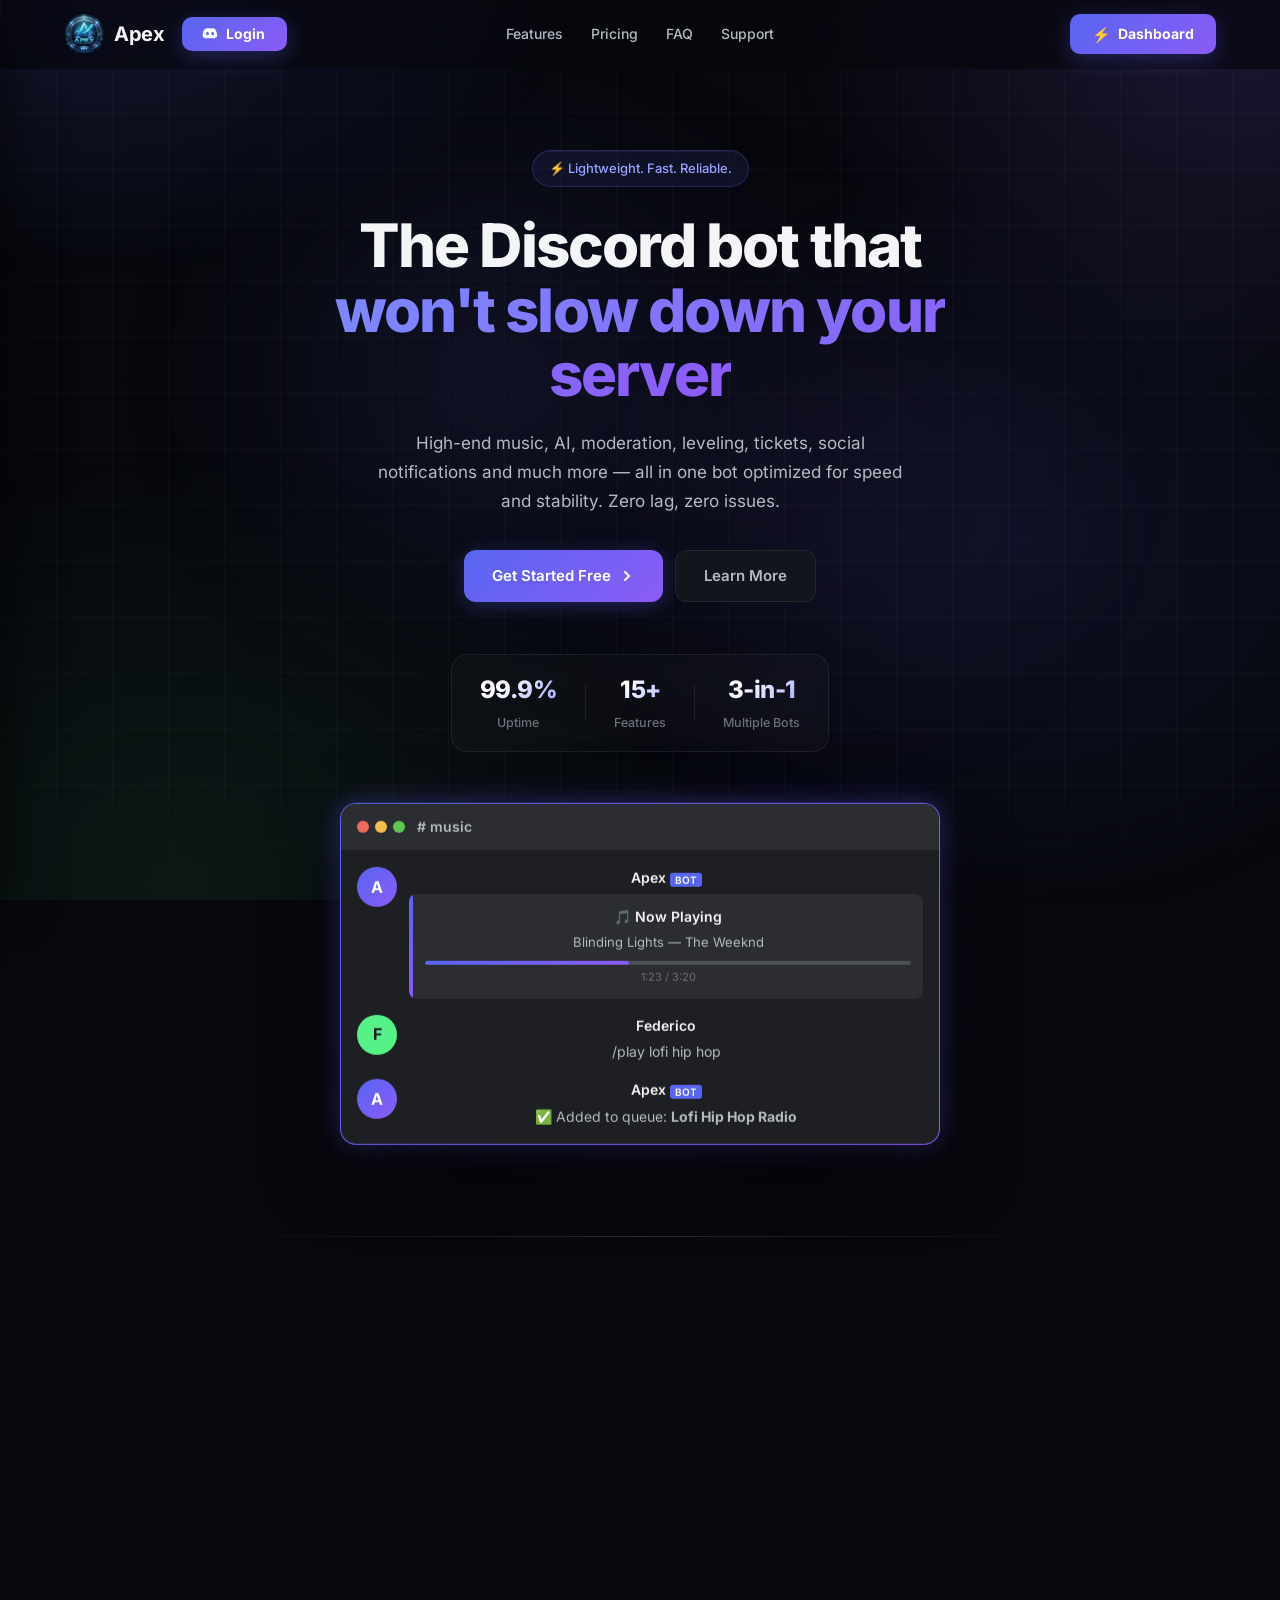
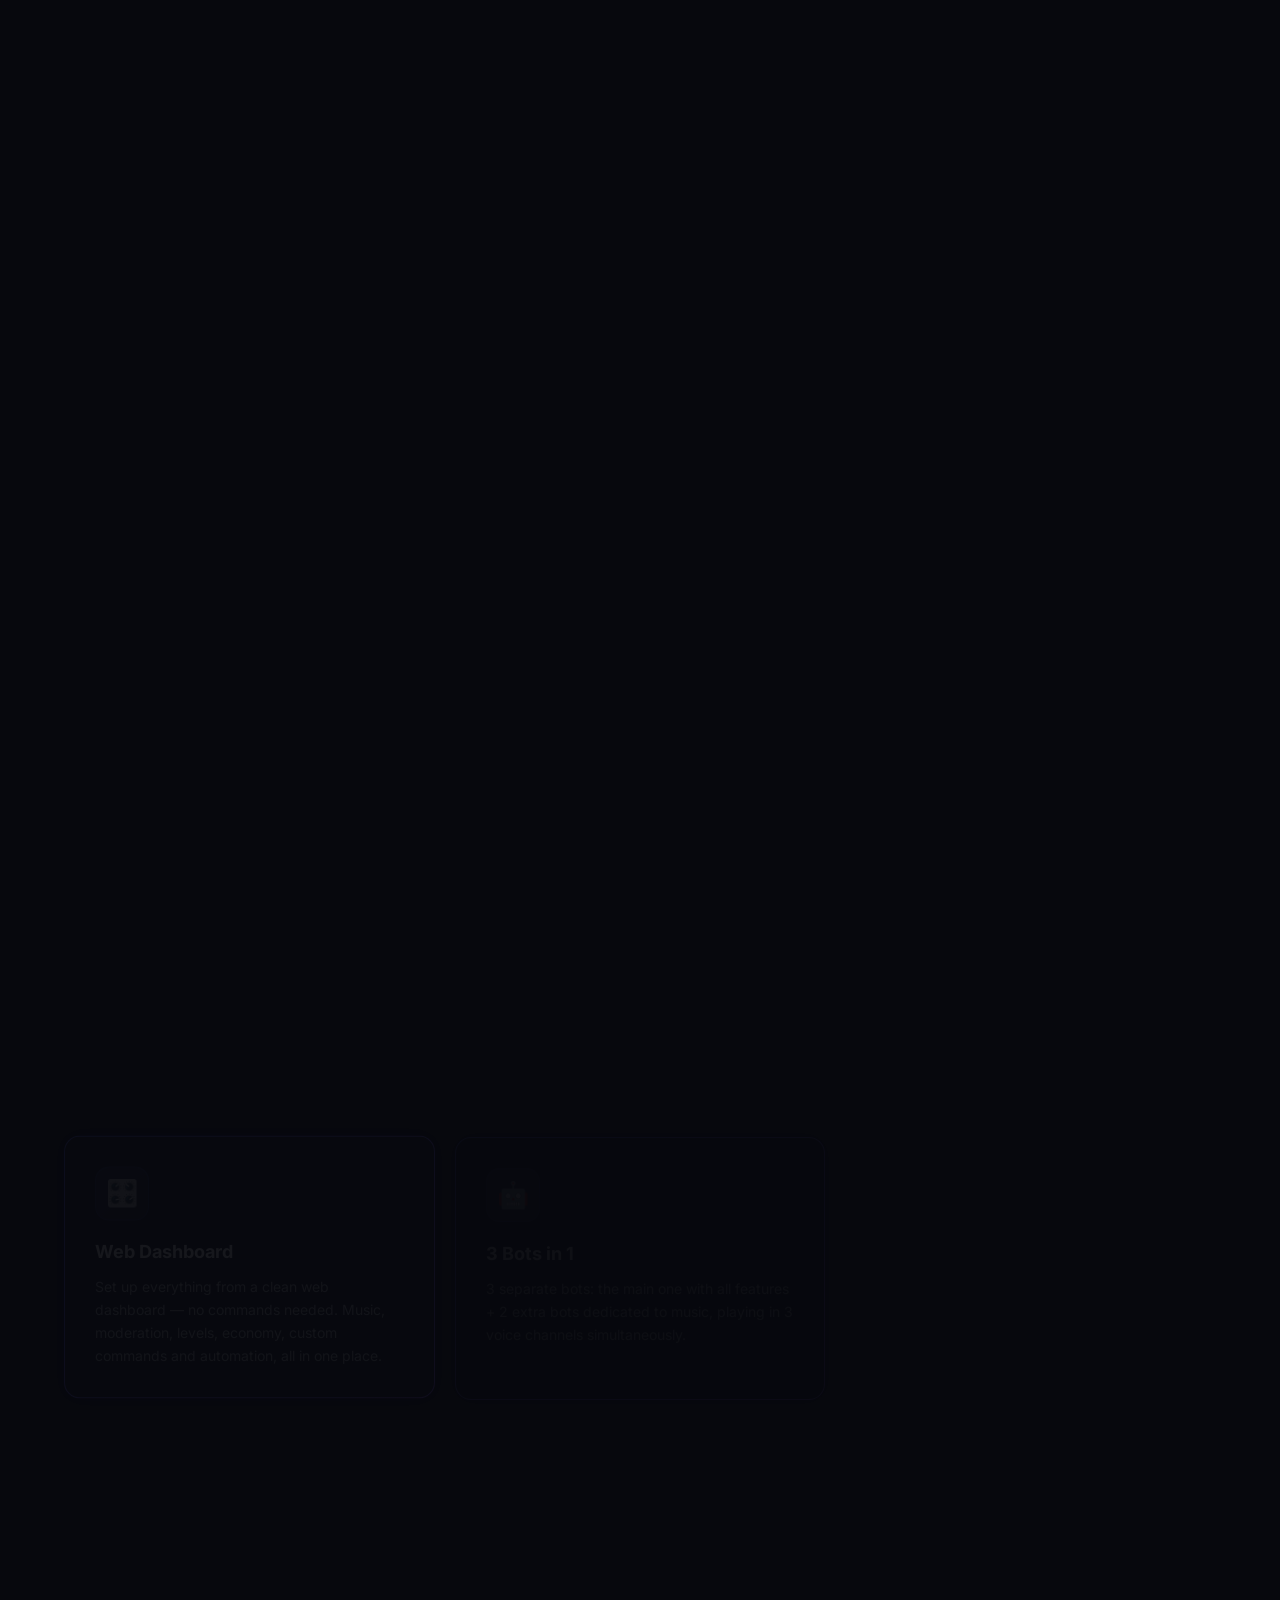
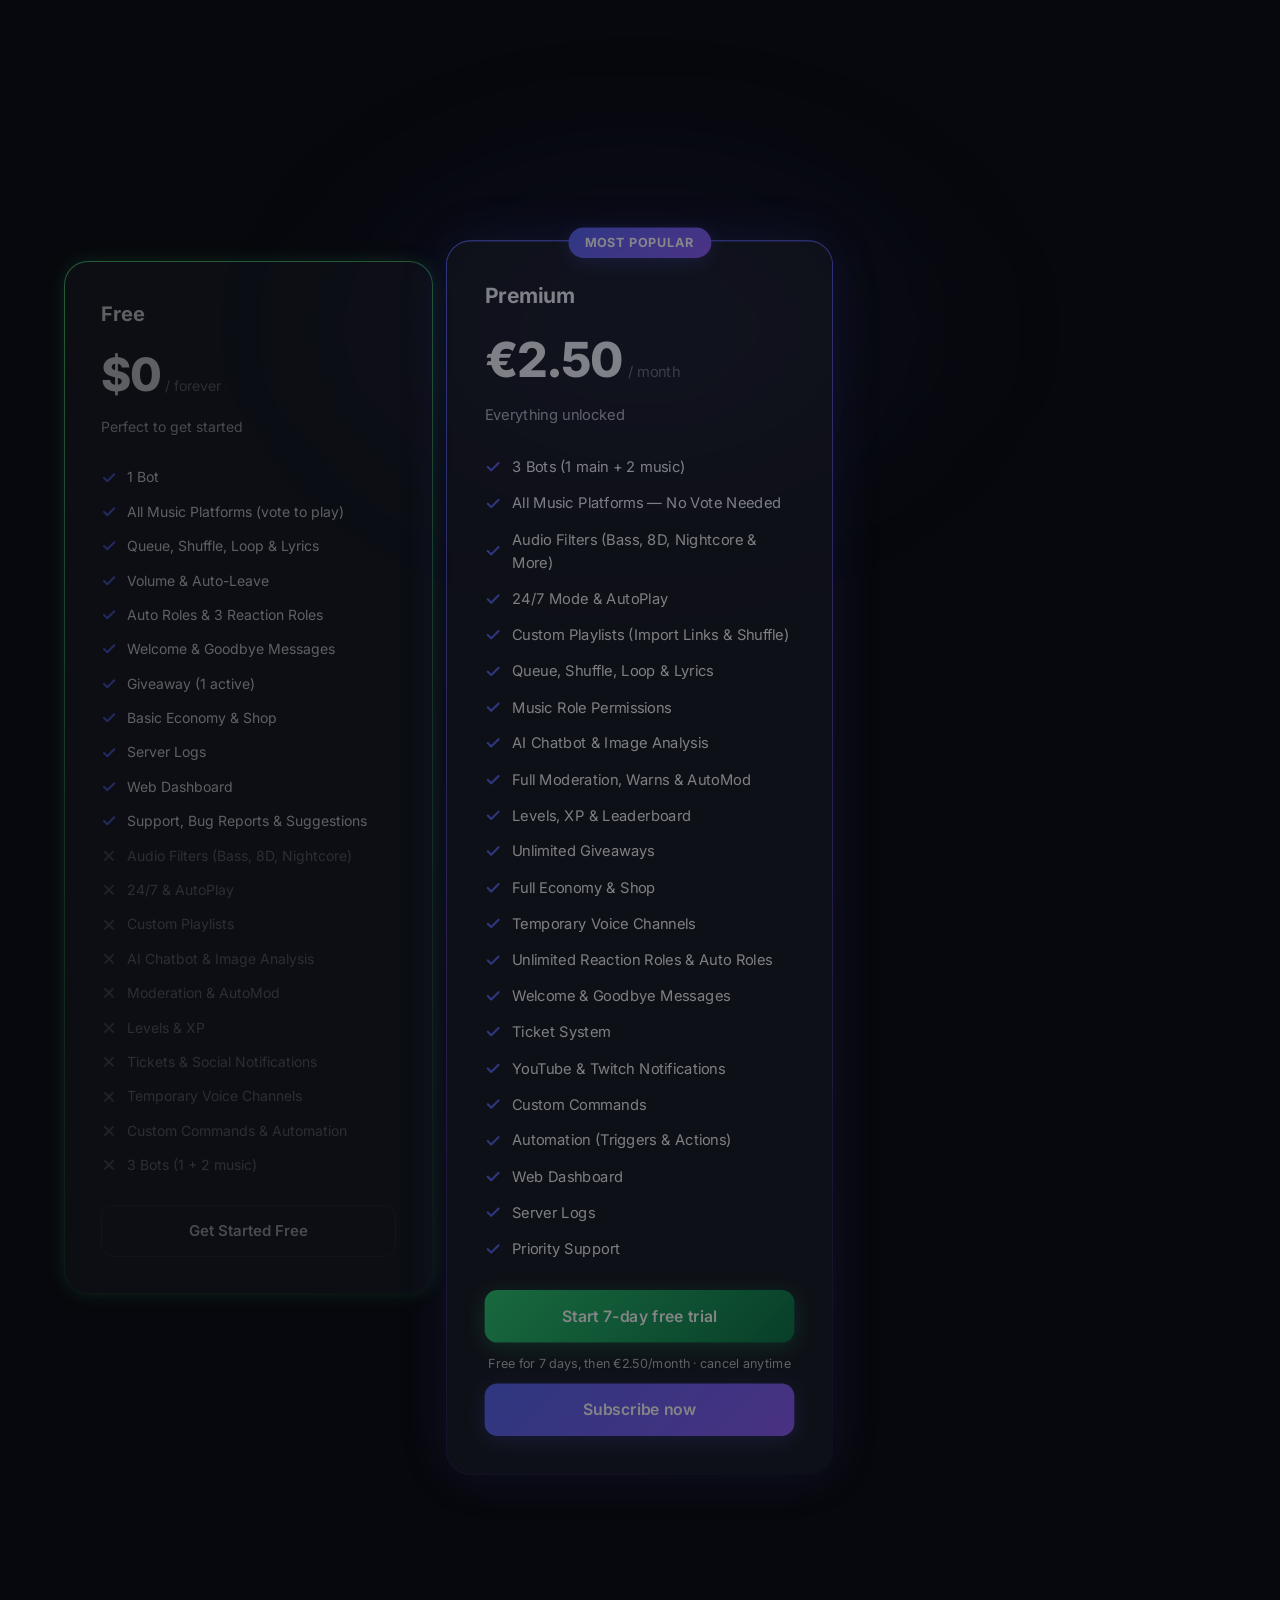
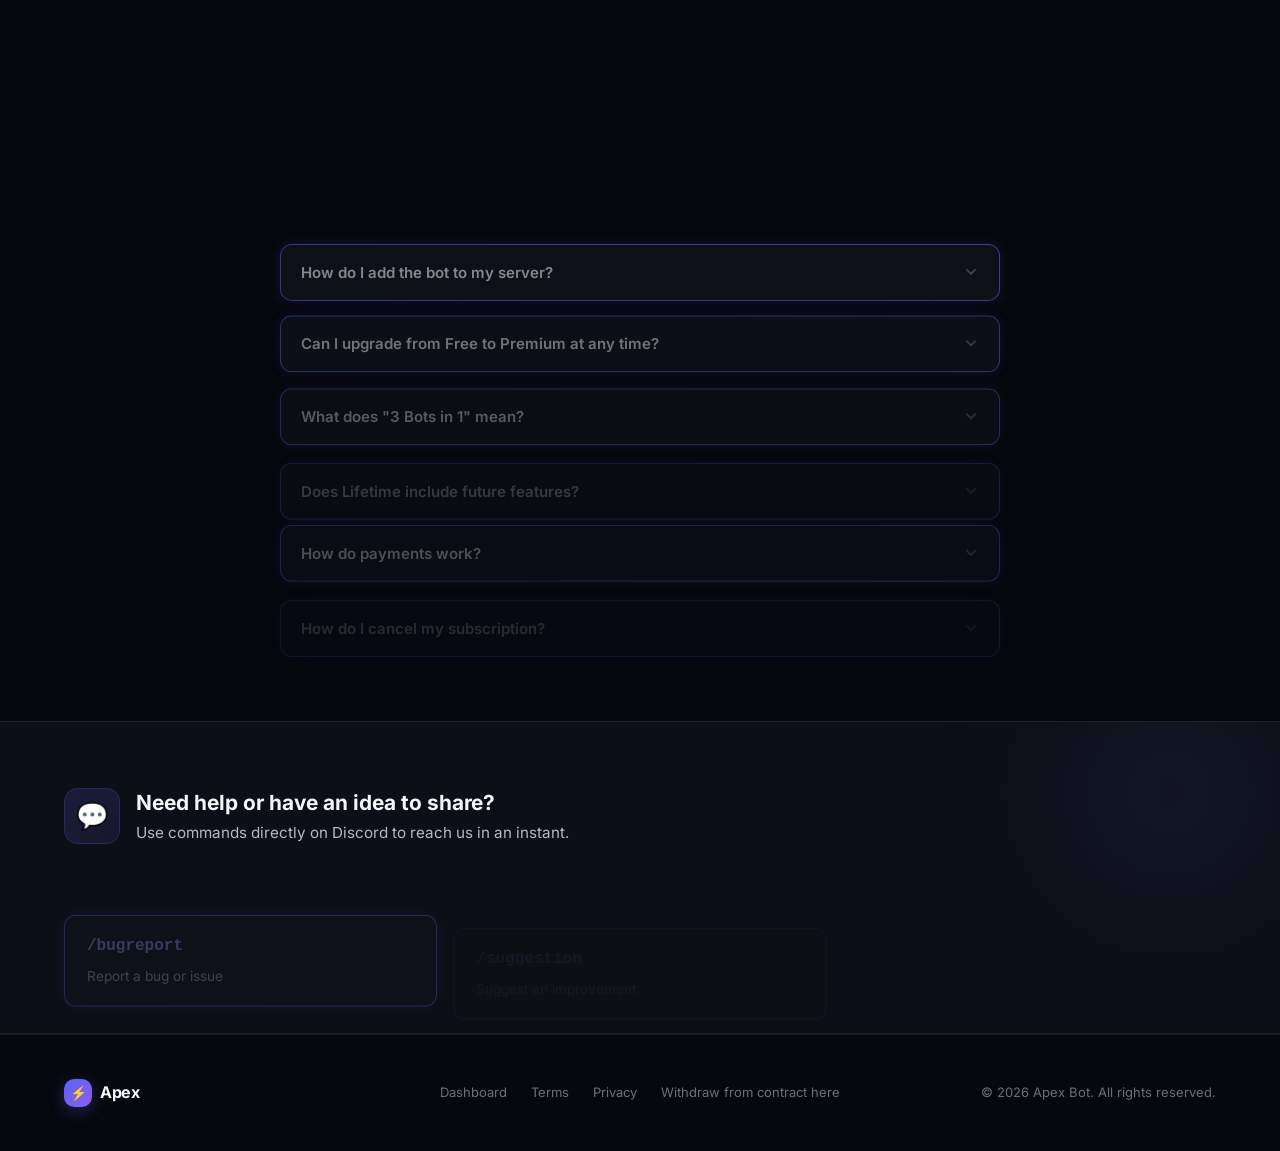
<file: index.html>
<!DOCTYPE html>
<html lang="en">
<head>
    <meta charset="UTF-8">
    <meta name="viewport" content="width=device-width, initial-scale=1.0">
    <title>Apex — Free Discord Music Bot, Moderation, AI & More | apexbot.it</title>
    <meta name="description" content="Apex is a lightweight all-in-one Discord bot: high-end music (a free Rythm & Groovy alternative), AI, moderation, leveling, giveaways and a web dashboard. Free to start, Premium from €2.50/mo.">
    <meta name="keywords" content="discord bot, discord music bot, free discord music bot, rythm alternative, groovy alternative, discord moderation bot, discord leveling bot, discord ai bot, best discord bot">
    <link rel="canonical" href="https://apexbot.it/">

    <!-- Open Graph / social preview (Discord, WhatsApp, Twitter…) -->
    <meta property="og:title" content="Apex — The lightweight all-in-one Discord bot">
    <meta property="og:description" content="Music in 3 channels at once, AI, moderation, levels & more — set it all up from a web dashboard. Free to start.">
    <meta property="og:image" content="https://apexbot.it/favicon-512.png">
    <meta property="og:url" content="https://apexbot.it/">
    <meta property="og:type" content="website">
    <meta property="og:site_name" content="Apex">
    <meta name="twitter:card" content="summary_large_image">
    <meta name="twitter:title" content="Apex — The lightweight all-in-one Discord bot">
    <meta name="twitter:description" content="Music in 3 channels at once, AI, moderation, levels & more. Free to start.">
    <meta name="twitter:image" content="https://apexbot.it/favicon-512.png">
    <link rel="icon" type="image/png" sizes="32x32" href="favicon-32.png">
    <link rel="icon" type="image/png" sizes="16x16" href="favicon-16.png">
    <link rel="apple-touch-icon" sizes="180x180" href="apple-touch-icon.png">
    <link rel="icon" type="image/png" sizes="512x512" href="favicon-512.png">
    <link rel="stylesheet" href="fonts/inter.css">
    <link rel="stylesheet" href="style.css">
</head>
<body>
    <!-- Navbar -->
    <nav class="navbar">
        <div class="nav-container">
            <div class="nav-left">
                <div class="nav-brand">
                    <img class="brand-logo" src="apple-touch-icon.png" alt="">
                    <span class="brand-name">Apex</span>
                </div>
                <a id="navLogin" href="https://dash.apexbot.it/login?next=https://apexbot.it/" class="nav-login">
                    <svg width="16" height="12" viewBox="0 0 71 55" fill="currentColor" aria-hidden="true"><path d="M60.1 4.9A58.5 58.5 0 0 0 45.5.4l-.7 1.5a54 54 0 0 1 13 4 39 39 0 0 0-33.6 0 54 54 0 0 1 13-4L36.5.4A58.5 58.5 0 0 0 10.9 4.9C2.8 17 .6 28.8 1.7 40.5a59 59 0 0 0 18 9.1l1.7-2.4a39 39 0 0 1-6.1-2.9l1.5-1.2a42 42 0 0 0 35.6 0l1.5 1.2a38 38 0 0 1-6.1 2.9l1.7 2.4a59 59 0 0 0 18-9.1c1.3-13.5-2.2-25.2-9-35.6ZM24 33.3c-3.5 0-6.4-3.2-6.4-7.2s2.8-7.3 6.4-7.3 6.5 3.3 6.4 7.3c0 4-2.8 7.2-6.4 7.2Zm23.6 0c-3.5 0-6.4-3.2-6.4-7.2s2.8-7.3 6.4-7.3 6.5 3.3 6.4 7.3c0 4-2.8 7.2-6.4 7.2Z"/></svg>
                    <span>Login</span>
                </a>
            </div>
            <div class="nav-links" id="navLinks">
                <a href="#features">Features</a>
                <a href="#pricing">Pricing</a>
                <a href="#faq">FAQ</a>
                <a href="#support">Support</a>
                <a href="https://dash.apexbot.it" class="nav-links-dash">Dashboard</a>
            </div>
            <div class="nav-actions">
                <a href="https://dash.apexbot.it" class="nav-dash"><span class="nav-dash-ico">⚡</span> Dashboard</a>
                <button class="nav-toggle" id="navToggle" aria-label="Apri menu" aria-expanded="false">
                    <span></span><span></span><span></span>
                </button>
            </div>
        </div>
    </nav>

    <!-- Hero -->
    <section class="hero">
        <div class="hero-glow"></div>
        <div class="hero-content">
            <div class="hero-badge">⚡ Lightweight. Fast. Reliable.</div>
            <h1>The Discord bot that<br><span class="gradient-text">won't slow down your server</span></h1>
            <p class="hero-subtitle">High-end music, AI, moderation, leveling, tickets, social notifications and much more — all in one bot optimized for speed and stability. Zero lag, zero issues.</p>
            <div class="hero-buttons">
                <a href="#pricing" class="btn btn-primary">
                    <span>Get Started Free</span>
                    <svg width="16" height="16" viewBox="0 0 16 16" fill="none"><path d="M6 12l4-4-4-4" stroke="currentColor" stroke-width="2" stroke-linecap="round"/></svg>
                </a>
                <a href="#features" class="btn btn-secondary">Learn More</a>
            </div>
            <div class="hero-stats">
                <div class="stat">
                    <span class="stat-number">99.9%</span>
                    <span class="stat-label">Uptime</span>
                </div>
                <div class="stat-divider"></div>
                <div class="stat">
                    <span class="stat-number">15+</span>
                    <span class="stat-label">Features</span>
                </div>
                <div class="stat-divider"></div>
                <div class="stat">
                    <span class="stat-number">3-in-1</span>
                    <span class="stat-label">Multiple Bots</span>
                </div>
            </div>
        </div>
        <div class="hero-visual">
            <div class="discord-mockup">
                <div class="mockup-header">
                    <div class="mockup-dots">
                        <span></span><span></span><span></span>
                    </div>
                    <span class="mockup-title"># music</span>
                </div>
                <div class="mockup-body">
                    <div class="mock-message">
                        <div class="mock-avatar bot">A</div>
                        <div class="mock-content">
                            <span class="mock-name">Apex <span class="bot-tag">BOT</span></span>
                            <div class="mock-embed">
                                <div class="embed-bar"></div>
                                <div class="embed-content">
                                    <div class="embed-title">🎵 Now Playing</div>
                                    <div class="embed-desc">Blinding Lights — The Weeknd</div>
                                    <div class="embed-progress">
                                        <div class="progress-bar"><div class="progress-fill"></div></div>
                                        <div class="progress-time">1:23 / 3:20</div>
                                    </div>
                                </div>
                            </div>
                        </div>
                    </div>
                    <div class="mock-message">
                        <div class="mock-avatar user">F</div>
                        <div class="mock-content">
                            <span class="mock-name">Federico</span>
                            <div class="mock-text">/play lofi hip hop</div>
                        </div>
                    </div>
                    <div class="mock-message">
                        <div class="mock-avatar bot">A</div>
                        <div class="mock-content">
                            <span class="mock-name">Apex <span class="bot-tag">BOT</span></span>
                            <div class="mock-text">✅ Added to queue: <strong>Lofi Hip Hop Radio</strong></div>
                        </div>
                    </div>
                </div>
            </div>
        </div>
    </section>

    <!-- Features -->
    <section id="features" class="features">
        <div class="section-container">
            <div class="section-header">
                <span class="section-badge">Features</span>
                <h2>Everything you need,<br><span class="gradient-text">nothing you don't</span></h2>
                <p>Apex was designed to do the important things well, without weighing down your server.</p>
            </div>
            <div class="features-grid">
                <div class="feature-card">
                    <div class="feature-icon">🎵</div>
                    <h3>High-End Music</h3>
                    <p>YouTube, Spotify, SoundCloud and more — playlists, audio filters, loop, shuffle, autoplay, queue and volume up to 150%. Custom playlists. Vote to play for free!</p>
                </div>
                <div class="feature-card">
                    <div class="feature-icon">🧠</div>
                    <h3>Built-in AI</h3>
                    <p>Chat with an advanced AI directly on Discord. Image analysis, conversation memory and natural responses.</p>
                </div>
                <div class="feature-card">
                    <div class="feature-icon">🛡️</div>
                    <h3>Moderation</h3>
                    <p>Warn, kick, ban, mute, purge, slowmode and AutoMod with anti-spam, anti-link and anti-caps. Automatic actions on warnings.</p>
                </div>
                <div class="feature-card">
                    <div class="feature-icon">📊</div>
                    <h3>Levels & XP</h3>
                    <p>Leveling system with automatic XP, leaderboard, auto roles by level and double XP for special roles.</p>
                </div>
                <div class="feature-card">
                    <div class="feature-icon">🎉</div>
                    <h3>Giveaways</h3>
                    <p>Create giveaways with prize, description, image and timer. Automatic winner draw, reroll and early end.</p>
                </div>
                <div class="feature-card">
                    <div class="feature-icon">💰</div>
                    <h3>Economy & Shop</h3>
                    <p>Server currency, daily rewards, voice rewards, shop with purchasable roles and items, inventory and leaderboard.</p>
                </div>
                <div class="feature-card">
                    <div class="feature-icon">🔊</div>
                    <h3>Temp Voice Channels</h3>
                    <p>Temporary voice channels: join a channel and get your own private space. Automatically deleted when everyone leaves.</p>
                </div>
                <div class="feature-card">
                    <div class="feature-icon">🎭</div>
                    <h3>Roles & Welcome</h3>
                    <p>Reaction roles, auto-role on join, customizable welcome and goodbye messages with dynamic variables.</p>
                </div>
                <div class="feature-card">
                    <div class="feature-icon">🎫</div>
                    <h3>Ticket System</h3>
                    <p>Support with private tickets, clickable panels, dedicated staff role and built-in bug reports.</p>
                </div>
                <div class="feature-card">
                    <div class="feature-icon">📡</div>
                    <h3>Social Notifications</h3>
                    <p>Monitor YouTube channels and Twitch streamers. Automatic notifications when a video drops or a stream goes live.</p>
                </div>
                <div class="feature-card">
                    <div class="feature-icon">⌨️</div>
                    <h3>Custom Commands</h3>
                    <p>Create your own prefix commands (like !promote) that run multiple actions in order — bot replies, DMs, messages to a channel, give or remove roles.</p>
                </div>
                <div class="feature-card">
                    <div class="feature-icon">⚙️</div>
                    <h3>Automation</h3>
                    <p>No-code automations: pick triggers (message, join, reaction), combine conditions with AND/OR logic, and chain actions — reply, DM, roles, reactions or auto-delete.</p>
                </div>
                <div class="feature-card">
                    <div class="feature-icon">🎛️</div>
                    <h3>Web Dashboard</h3>
                    <p>Set up everything from a clean web dashboard — no commands needed. Music, moderation, levels, economy, custom commands and automation, all in one place.</p>
                </div>
                <div class="feature-card">
                    <div class="feature-icon">🤖</div>
                    <h3>3 Bots in 1</h3>
                    <p>3 separate bots: the main one with all features + 2 extra bots dedicated to music, playing in 3 voice channels simultaneously.</p>
                </div>
                <div class="feature-card">
                    <div class="feature-icon">⚡</div>
                    <h3>Ultra Lightweight</h3>
                    <p>Optimized for minimal resource usage. Zero slowdowns, instant responses, always online.</p>
                </div>
            </div>
        </div>
    </section>

    <!-- Pricing -->
    <section id="pricing" class="pricing">
        <div class="section-container">
            <div class="section-header">
                <span class="section-badge">Pricing</span>
                <h2>Simple and transparent</h2>
                <p>Start free. Upgrade to Premium whenever you want, no surprises.</p>
            </div>
            <div class="pricing-grid">
                <!-- Free -->
                <div class="pricing-card">
                    <div class="pricing-header">
                        <h3>Free</h3>
                        <div class="price">
                            <span class="price-amount">$0</span>
                            <span class="price-period">/ forever</span>
                        </div>
                        <p class="pricing-desc">Perfect to get started</p>
                    </div>
                    <ul class="pricing-features">
                        <li class="included">
                            <svg width="16" height="16" viewBox="0 0 16 16" fill="none"><path d="M13.3 4.3l-7 7L3 8" stroke="#5865F2" stroke-width="2" stroke-linecap="round" stroke-linejoin="round"/></svg>
                            1 Bot
                        </li>
                        <li class="included">
                            <svg width="16" height="16" viewBox="0 0 16 16" fill="none"><path d="M13.3 4.3l-7 7L3 8" stroke="#5865F2" stroke-width="2" stroke-linecap="round" stroke-linejoin="round"/></svg>
                            All Music Platforms (vote to play)
                        </li>
                        <li class="included">
                            <svg width="16" height="16" viewBox="0 0 16 16" fill="none"><path d="M13.3 4.3l-7 7L3 8" stroke="#5865F2" stroke-width="2" stroke-linecap="round" stroke-linejoin="round"/></svg>
                            Queue, Shuffle, Loop & Lyrics
                        </li>
                        <li class="included">
                            <svg width="16" height="16" viewBox="0 0 16 16" fill="none"><path d="M13.3 4.3l-7 7L3 8" stroke="#5865F2" stroke-width="2" stroke-linecap="round" stroke-linejoin="round"/></svg>
                            Volume & Auto-Leave
                        </li>
                        <li class="included">
                            <svg width="16" height="16" viewBox="0 0 16 16" fill="none"><path d="M13.3 4.3l-7 7L3 8" stroke="#5865F2" stroke-width="2" stroke-linecap="round" stroke-linejoin="round"/></svg>
                            Auto Roles & 3 Reaction Roles
                        </li>
                        <li class="included">
                            <svg width="16" height="16" viewBox="0 0 16 16" fill="none"><path d="M13.3 4.3l-7 7L3 8" stroke="#5865F2" stroke-width="2" stroke-linecap="round" stroke-linejoin="round"/></svg>
                            Welcome & Goodbye Messages
                        </li>
                        <li class="included">
                            <svg width="16" height="16" viewBox="0 0 16 16" fill="none"><path d="M13.3 4.3l-7 7L3 8" stroke="#5865F2" stroke-width="2" stroke-linecap="round" stroke-linejoin="round"/></svg>
                            Giveaway (1 active)
                        </li>
                        <li class="included">
                            <svg width="16" height="16" viewBox="0 0 16 16" fill="none"><path d="M13.3 4.3l-7 7L3 8" stroke="#5865F2" stroke-width="2" stroke-linecap="round" stroke-linejoin="round"/></svg>
                            Basic Economy & Shop
                        </li>
                        <li class="included">
                            <svg width="16" height="16" viewBox="0 0 16 16" fill="none"><path d="M13.3 4.3l-7 7L3 8" stroke="#5865F2" stroke-width="2" stroke-linecap="round" stroke-linejoin="round"/></svg>
                            Server Logs
                        </li>
                        <li class="included">
                            <svg width="16" height="16" viewBox="0 0 16 16" fill="none"><path d="M13.3 4.3l-7 7L3 8" stroke="#5865F2" stroke-width="2" stroke-linecap="round" stroke-linejoin="round"/></svg>
                            Web Dashboard
                        </li>
                        <li class="included">
                            <svg width="16" height="16" viewBox="0 0 16 16" fill="none"><path d="M13.3 4.3l-7 7L3 8" stroke="#5865F2" stroke-width="2" stroke-linecap="round" stroke-linejoin="round"/></svg>
                            Support, Bug Reports & Suggestions
                        </li>
                        <li class="excluded">
                            <svg width="16" height="16" viewBox="0 0 16 16" fill="none"><path d="M12 4L4 12M4 4l8 8" stroke="#4e5058" stroke-width="2" stroke-linecap="round"/></svg>
                            Audio Filters (Bass, 8D, Nightcore)
                        </li>
                        <li class="excluded">
                            <svg width="16" height="16" viewBox="0 0 16 16" fill="none"><path d="M12 4L4 12M4 4l8 8" stroke="#4e5058" stroke-width="2" stroke-linecap="round"/></svg>
                            24/7 & AutoPlay
                        </li>
                        <li class="excluded">
                            <svg width="16" height="16" viewBox="0 0 16 16" fill="none"><path d="M12 4L4 12M4 4l8 8" stroke="#4e5058" stroke-width="2" stroke-linecap="round"/></svg>
                            Custom Playlists
                        </li>
                        <li class="excluded">
                            <svg width="16" height="16" viewBox="0 0 16 16" fill="none"><path d="M12 4L4 12M4 4l8 8" stroke="#4e5058" stroke-width="2" stroke-linecap="round"/></svg>
                            AI Chatbot & Image Analysis
                        </li>
                        <li class="excluded">
                            <svg width="16" height="16" viewBox="0 0 16 16" fill="none"><path d="M12 4L4 12M4 4l8 8" stroke="#4e5058" stroke-width="2" stroke-linecap="round"/></svg>
                            Moderation & AutoMod
                        </li>
                        <li class="excluded">
                            <svg width="16" height="16" viewBox="0 0 16 16" fill="none"><path d="M12 4L4 12M4 4l8 8" stroke="#4e5058" stroke-width="2" stroke-linecap="round"/></svg>
                            Levels & XP
                        </li>
                        <li class="excluded">
                            <svg width="16" height="16" viewBox="0 0 16 16" fill="none"><path d="M12 4L4 12M4 4l8 8" stroke="#4e5058" stroke-width="2" stroke-linecap="round"/></svg>
                            Tickets & Social Notifications
                        </li>
                        <li class="excluded">
                            <svg width="16" height="16" viewBox="0 0 16 16" fill="none"><path d="M12 4L4 12M4 4l8 8" stroke="#4e5058" stroke-width="2" stroke-linecap="round"/></svg>
                            Temporary Voice Channels
                        </li>
                        <li class="excluded">
                            <svg width="16" height="16" viewBox="0 0 16 16" fill="none"><path d="M12 4L4 12M4 4l8 8" stroke="#4e5058" stroke-width="2" stroke-linecap="round"/></svg>
                            Custom Commands & Automation
                        </li>
                        <li class="excluded">
                            <svg width="16" height="16" viewBox="0 0 16 16" fill="none"><path d="M12 4L4 12M4 4l8 8" stroke="#4e5058" stroke-width="2" stroke-linecap="round"/></svg>
                            3 Bots (1 + 2 music)
                        </li>
                    </ul>
                    <a href="https://discord.com/oauth2/authorize?client_id=1482145625322557500&permissions=2419575872&integration_type=0&scope=bot+applications.commands" target="_blank" class="btn btn-outline">Get Started Free</a>
                </div>

                <!-- Premium -->
                <div class="pricing-card featured">
                    <div class="popular-badge">Most Popular</div>
                    <div class="pricing-header">
                        <h3>Premium</h3>
                        <div class="price">
                            <span class="price-amount">€2.50</span>
                            <span class="price-period">/ month</span>
                        </div>
                        <p class="pricing-desc">Everything unlocked</p>
                    </div>
                    <ul class="pricing-features">
                        <li class="included">
                            <svg width="16" height="16" viewBox="0 0 16 16" fill="none"><path d="M13.3 4.3l-7 7L3 8" stroke="#5865F2" stroke-width="2" stroke-linecap="round" stroke-linejoin="round"/></svg>
                            3 Bots (1 main + 2 music)
                        </li>
                        <li class="included">
                            <svg width="16" height="16" viewBox="0 0 16 16" fill="none"><path d="M13.3 4.3l-7 7L3 8" stroke="#5865F2" stroke-width="2" stroke-linecap="round" stroke-linejoin="round"/></svg>
                            All Music Platforms — No Vote Needed
                        </li>
                        <li class="included">
                            <svg width="16" height="16" viewBox="0 0 16 16" fill="none"><path d="M13.3 4.3l-7 7L3 8" stroke="#5865F2" stroke-width="2" stroke-linecap="round" stroke-linejoin="round"/></svg>
                            Audio Filters (Bass, 8D, Nightcore & More)
                        </li>
                        <li class="included">
                            <svg width="16" height="16" viewBox="0 0 16 16" fill="none"><path d="M13.3 4.3l-7 7L3 8" stroke="#5865F2" stroke-width="2" stroke-linecap="round" stroke-linejoin="round"/></svg>
                            24/7 Mode & AutoPlay
                        </li>
                        <li class="included">
                            <svg width="16" height="16" viewBox="0 0 16 16" fill="none"><path d="M13.3 4.3l-7 7L3 8" stroke="#5865F2" stroke-width="2" stroke-linecap="round" stroke-linejoin="round"/></svg>
                            Custom Playlists (Import Links & Shuffle)
                        </li>
                        <li class="included">
                            <svg width="16" height="16" viewBox="0 0 16 16" fill="none"><path d="M13.3 4.3l-7 7L3 8" stroke="#5865F2" stroke-width="2" stroke-linecap="round" stroke-linejoin="round"/></svg>
                            Queue, Shuffle, Loop & Lyrics
                        </li>
                        <li class="included">
                            <svg width="16" height="16" viewBox="0 0 16 16" fill="none"><path d="M13.3 4.3l-7 7L3 8" stroke="#5865F2" stroke-width="2" stroke-linecap="round" stroke-linejoin="round"/></svg>
                            Music Role Permissions
                        </li>
                        <li class="included">
                            <svg width="16" height="16" viewBox="0 0 16 16" fill="none"><path d="M13.3 4.3l-7 7L3 8" stroke="#5865F2" stroke-width="2" stroke-linecap="round" stroke-linejoin="round"/></svg>
                            AI Chatbot & Image Analysis
                        </li>
                        <li class="included">
                            <svg width="16" height="16" viewBox="0 0 16 16" fill="none"><path d="M13.3 4.3l-7 7L3 8" stroke="#5865F2" stroke-width="2" stroke-linecap="round" stroke-linejoin="round"/></svg>
                            Full Moderation, Warns & AutoMod
                        </li>
                        <li class="included">
                            <svg width="16" height="16" viewBox="0 0 16 16" fill="none"><path d="M13.3 4.3l-7 7L3 8" stroke="#5865F2" stroke-width="2" stroke-linecap="round" stroke-linejoin="round"/></svg>
                            Levels, XP & Leaderboard
                        </li>
                        <li class="included">
                            <svg width="16" height="16" viewBox="0 0 16 16" fill="none"><path d="M13.3 4.3l-7 7L3 8" stroke="#5865F2" stroke-width="2" stroke-linecap="round" stroke-linejoin="round"/></svg>
                            Unlimited Giveaways
                        </li>
                        <li class="included">
                            <svg width="16" height="16" viewBox="0 0 16 16" fill="none"><path d="M13.3 4.3l-7 7L3 8" stroke="#5865F2" stroke-width="2" stroke-linecap="round" stroke-linejoin="round"/></svg>
                            Full Economy & Shop
                        </li>
                        <li class="included">
                            <svg width="16" height="16" viewBox="0 0 16 16" fill="none"><path d="M13.3 4.3l-7 7L3 8" stroke="#5865F2" stroke-width="2" stroke-linecap="round" stroke-linejoin="round"/></svg>
                            Temporary Voice Channels
                        </li>
                        <li class="included">
                            <svg width="16" height="16" viewBox="0 0 16 16" fill="none"><path d="M13.3 4.3l-7 7L3 8" stroke="#5865F2" stroke-width="2" stroke-linecap="round" stroke-linejoin="round"/></svg>
                            Unlimited Reaction Roles & Auto Roles
                        </li>
                        <li class="included">
                            <svg width="16" height="16" viewBox="0 0 16 16" fill="none"><path d="M13.3 4.3l-7 7L3 8" stroke="#5865F2" stroke-width="2" stroke-linecap="round" stroke-linejoin="round"/></svg>
                            Welcome & Goodbye Messages
                        </li>
                        <li class="included">
                            <svg width="16" height="16" viewBox="0 0 16 16" fill="none"><path d="M13.3 4.3l-7 7L3 8" stroke="#5865F2" stroke-width="2" stroke-linecap="round" stroke-linejoin="round"/></svg>
                            Ticket System
                        </li>
                        <li class="included">
                            <svg width="16" height="16" viewBox="0 0 16 16" fill="none"><path d="M13.3 4.3l-7 7L3 8" stroke="#5865F2" stroke-width="2" stroke-linecap="round" stroke-linejoin="round"/></svg>
                            YouTube & Twitch Notifications
                        </li>
                        <li class="included">
                            <svg width="16" height="16" viewBox="0 0 16 16" fill="none"><path d="M13.3 4.3l-7 7L3 8" stroke="#5865F2" stroke-width="2" stroke-linecap="round" stroke-linejoin="round"/></svg>
                            Custom Commands
                        </li>
                        <li class="included">
                            <svg width="16" height="16" viewBox="0 0 16 16" fill="none"><path d="M13.3 4.3l-7 7L3 8" stroke="#5865F2" stroke-width="2" stroke-linecap="round" stroke-linejoin="round"/></svg>
                            Automation (Triggers & Actions)
                        </li>
                        <li class="included">
                            <svg width="16" height="16" viewBox="0 0 16 16" fill="none"><path d="M13.3 4.3l-7 7L3 8" stroke="#5865F2" stroke-width="2" stroke-linecap="round" stroke-linejoin="round"/></svg>
                            Web Dashboard
                        </li>
                        <li class="included">
                            <svg width="16" height="16" viewBox="0 0 16 16" fill="none"><path d="M13.3 4.3l-7 7L3 8" stroke="#5865F2" stroke-width="2" stroke-linecap="round" stroke-linejoin="round"/></svg>
                            Server Logs
                        </li>
                        <li class="included">
                            <svg width="16" height="16" viewBox="0 0 16 16" fill="none"><path d="M13.3 4.3l-7 7L3 8" stroke="#5865F2" stroke-width="2" stroke-linecap="round" stroke-linejoin="round"/></svg>
                            Priority Support
                        </li>
                    </ul>
                    <a id="btnTrial" href="https://dash.apexbot.it/buy?plan=trial" class="btn btn-trial full-width">Start 7-day free trial</a>
                    <p id="trialNote" style="text-align:center;font-size:12px;color:var(--text-secondary);margin:10px 0 10px;">Free for 7 days, then €2.50/month · cancel anytime</p>
                    <a id="btnSubscribe" href="https://dash.apexbot.it/buy?plan=premium" class="btn btn-primary full-width">Subscribe now</a>
                </div>

                <!-- Lifetime -->
                <div class="pricing-card lifetime">
                    <div class="lifetime-badge">Best Value</div>
                    <div class="pricing-header">
                        <h3>Lifetime</h3>
                        <div class="price">
                            <span class="price-amount">€20</span>
                            <span class="price-period">/ one-time</span>
                        </div>
                        <p class="pricing-desc">Pay once, use forever</p>
                    </div>
                    <ul class="pricing-features">
                        <li class="included">
                            <svg width="16" height="16" viewBox="0 0 16 16" fill="none"><path d="M13.3 4.3l-7 7L3 8" stroke="#5865F2" stroke-width="2" stroke-linecap="round" stroke-linejoin="round"/></svg>
                            Everything in Premium
                        </li>
                        <li class="included">
                            <svg width="16" height="16" viewBox="0 0 16 16" fill="none"><path d="M13.3 4.3l-7 7L3 8" stroke="#5865F2" stroke-width="2" stroke-linecap="round" stroke-linejoin="round"/></svg>
                            Lifetime Access
                        </li>
                        <li class="included">
                            <svg width="16" height="16" viewBox="0 0 16 16" fill="none"><path d="M13.3 4.3l-7 7L3 8" stroke="#5865F2" stroke-width="2" stroke-linecap="round" stroke-linejoin="round"/></svg>
                            All Future Features
                        </li>
                        <li class="included">
                            <svg width="16" height="16" viewBox="0 0 16 16" fill="none"><path d="M13.3 4.3l-7 7L3 8" stroke="#5865F2" stroke-width="2" stroke-linecap="round" stroke-linejoin="round"/></svg>
                            VIP Support
                        </li>
                        <li class="included highlight">
                            <svg width="16" height="16" viewBox="0 0 16 16" fill="none"><path d="M13.3 4.3l-7 7L3 8" stroke="#f0b232" stroke-width="2" stroke-linecap="round" stroke-linejoin="round"/></svg>
                            Saves you money after 8 months
                        </li>
                    </ul>
                    <a id="btnLifetime" href="https://dash.apexbot.it/buy?plan=lifetime" class="btn btn-lifetime full-width">Buy Lifetime</a>
                </div>
            </div>
        </div>
    </section>

    <!-- FAQ -->
    <section id="faq" class="faq">
        <div class="section-container">
            <div class="section-header">
                <span class="section-badge">FAQ</span>
                <h2>Frequently Asked Questions</h2>
            </div>
            <div class="faq-grid">
                <div class="faq-item">
                    <button class="faq-question" onclick="this.parentElement.classList.toggle('open')">
                        <span>How do I add the bot to my server?</span>
                        <svg width="16" height="16" viewBox="0 0 16 16" fill="none"><path d="M4 6l4 4 4-4" stroke="currentColor" stroke-width="2" stroke-linecap="round"/></svg>
                    </button>
                    <div class="faq-answer">
                        <p>Click "Get Started Free", authorize the bot with Discord and select your server. The bot will be up and running in seconds.</p>
                    </div>
                </div>
                <div class="faq-item">
                    <button class="faq-question" onclick="this.parentElement.classList.toggle('open')">
                        <span>Can I upgrade from Free to Premium at any time?</span>
                        <svg width="16" height="16" viewBox="0 0 16 16" fill="none"><path d="M4 6l4 4 4-4" stroke="currentColor" stroke-width="2" stroke-linecap="round"/></svg>
                    </button>
                    <div class="faq-answer">
                        <p>Absolutely! The upgrade is instant and you won't lose any configuration you've already set up.</p>
                    </div>
                </div>
                <div class="faq-item">
                    <button class="faq-question" onclick="this.parentElement.classList.toggle('open')">
                        <span>What does "3 Bots in 1" mean?</span>
                        <svg width="16" height="16" viewBox="0 0 16 16" fill="none"><path d="M4 6l4 4 4-4" stroke="currentColor" stroke-width="2" stroke-linecap="round"/></svg>
                    </button>
                    <div class="faq-answer">
                        <p>With Premium you get 3 bots: the main one with all features and 2 extra bots dedicated to music. This lets you play music in 3 different voice channels simultaneously.</p>
                    </div>
                </div>
                <div class="faq-item">
                    <button class="faq-question" onclick="this.parentElement.classList.toggle('open')">
                        <span>Does Lifetime include future features?</span>
                        <svg width="16" height="16" viewBox="0 0 16 16" fill="none"><path d="M4 6l4 4 4-4" stroke="currentColor" stroke-width="2" stroke-linecap="round"/></svg>
                    </button>
                    <div class="faq-answer">
                        <p>Yes! Every new feature added to the Premium plan will be automatically included in your Lifetime access.</p>
                    </div>
                </div>
                <div class="faq-item">
                    <button class="faq-question" onclick="this.parentElement.classList.toggle('open')">
                        <span>How do payments work?</span>
                        <svg width="16" height="16" viewBox="0 0 16 16" fill="none"><path d="M4 6l4 4 4-4" stroke="currentColor" stroke-width="2" stroke-linecap="round"/></svg>
                    </button>
                    <div class="faq-answer">
                        <p>We accept payments via PayPal and credit card. The monthly subscription renews automatically and you can cancel at any time.</p>
                    </div>
                </div>
                <div class="faq-item">
                    <button class="faq-question" onclick="this.parentElement.classList.toggle('open')">
                        <span>How do I cancel my subscription?</span>
                        <svg width="16" height="16" viewBox="0 0 16 16" fill="none"><path d="M4 6l4 4 4-4" stroke="currentColor" stroke-width="2" stroke-linecap="round"/></svg>
                    </button>
                    <div class="faq-answer">
                        <p>Log in here on the site, then click your profile picture/name at the top to open your account panel and press "Cancel subscription". Your Premium stays active until the end of the current billing period — no immediate loss of access. Lifetime plans have nothing to cancel.</p>
                    </div>
                </div>
            </div>
        </div>
    </section>


    <!-- Support -->
    <section id="support" class="support-banner">
        <div class="section-container">
            <div class="support-content">
                <div class="support-icon">💬</div>
                <div class="support-text">
                    <h3>Need help or have an idea to share?</h3>
                    <p>Use commands directly on Discord to reach us in an instant.</p>
                </div>
            </div>
            <div class="support-commands">
                <div class="support-cmd">
                    <code>/bugreport</code>
                    <span>Report a bug or issue</span>
                </div>
                <div class="support-cmd">
                    <code>/suggestion</code>
                    <span>Suggest an improvement</span>
                </div>
                <div class="support-cmd">
                    <code>/support</code>
                    <span>Request direct assistance</span>
                </div>
            </div>
        </div>
    </section>

    <!-- Footer -->
    <footer class="footer">
        <div class="footer-container">
            <div class="footer-brand">
                <div class="brand-icon">⚡</div>
                <span class="brand-name">Apex</span>
            </div>
            <div class="footer-links">
                <a href="https://dash.apexbot.it">Dashboard</a>
                <a href="terms.html">Terms</a>
                <a href="privacy.html">Privacy</a>
                <a href="withdraw.html">Withdraw from contract here</a>
            </div>
            <p class="footer-copy">&copy; 2026 Apex Bot. All rights reserved.</p>
        </div>
    </footer>

    <!-- Subscription drawer (slide-in da sinistra) -->
    <div id="subOverlay" class="sub-overlay"></div>
    <aside id="subDrawer" class="sub-drawer" aria-hidden="true" aria-label="Your subscription">
        <div class="sub-drawer-head">
            <span>Your subscription</span>
            <button id="subClose" class="sub-close" aria-label="Close">✕</button>
        </div>
        <div id="subBody" class="sub-body"></div>
    </aside>

    <script src="js/gsap.min.js"></script>
    <script src="js/ScrollTrigger.min.js"></script>
    <script src="js/lenis.min.js"></script>
    <script>
    // Ombra navbar allo scroll
    const _nav = document.querySelector('.navbar');
    addEventListener('scroll', () => _nav.classList.toggle('scrolled', scrollY > 10), { passive: true });

    const _reduceMotion = matchMedia('(prefers-reduced-motion: reduce)').matches;
    const _isMobile = matchMedia('(max-width: 768px)').matches || matchMedia('(pointer: coarse)').matches;
    const _hasGsap = typeof gsap !== 'undefined' && typeof ScrollTrigger !== 'undefined';

    if (_hasGsap && !_reduceMotion && !_isMobile) {
        gsap.registerPlugin(ScrollTrigger);

        // ── Smooth scroll cinematico (Lenis) ──
        let lenis = null;
        if (typeof Lenis !== 'undefined') {
            document.documentElement.style.scrollBehavior = 'auto';
            lenis = new Lenis({ lerp: 0.11, smoothWheel: true });
            lenis.on('scroll', ScrollTrigger.update);
            gsap.ticker.add((t) => lenis.raf(t * 1000));
            gsap.ticker.lagSmoothing(0);
            document.querySelectorAll('a[href^="#"]').forEach(a => {
                a.addEventListener('click', (e) => {
                    const target = document.querySelector(a.getAttribute('href'));
                    if (target) { e.preventDefault(); lenis.scrollTo(target, { offset: -72, duration: 1.4 }); }
                });
            });
        }

        // ── Barra di avanzamento scroll ──
        const bar = document.createElement('div');
        bar.className = 'scroll-progress';
        document.body.appendChild(bar);
        gsap.to(bar, { scaleX: 1, ease: 'none', scrollTrigger: { start: 0, end: 'max', scrub: 0.3 } });

        // ── Intro hero al caricamento ──
        gsap.from('.hero-badge, .hero h1, .hero-subtitle, .hero-buttons, .hero-stats', {
            y: 44, opacity: 0, duration: 1, ease: 'power3.out', stagger: 0.12, delay: 0.1
        });
        const mock = document.querySelector('.discord-mockup');
        if (mock) {
            mock.style.animation = 'none';   // il float lo gestisce GSAP (evita conflitti col tilt)
            gsap.from(mock, { y: 70, opacity: 0, scale: 0.94, duration: 1.2, ease: 'power3.out', delay: 0.4 });
            gsap.to(mock, { y: -12, duration: 3, ease: 'sine.inOut', yoyo: true, repeat: -1, delay: 1.6 });
        }

        // ── Parallasse hero: i layer si muovono a velocità diverse uscendo ──
        gsap.to('.hero-content', {
            yPercent: -16, opacity: 0.12, scale: 0.96, ease: 'none',
            scrollTrigger: { trigger: '.hero', start: 'top top', end: 'bottom 35%', scrub: true }
        });
        gsap.to('.hero-visual', {
            yPercent: -28, ease: 'none',
            scrollTrigger: { trigger: '.hero', start: 'top top', end: 'bottom top', scrub: true }
        });
        gsap.to('.hero-glow', {
            yPercent: 45, opacity: 0.08, ease: 'none',
            scrollTrigger: { trigger: '.hero', start: 'top top', end: 'bottom top', scrub: true }
        });

        // ── Titoli sezione: zoom cinematico, bidirezionale (anche risalendo) ──
        document.querySelectorAll('.section-header').forEach(h => {
            gsap.fromTo(h, { y: 70, opacity: 0, scale: 1.07 }, {
                y: 0, opacity: 1, scale: 1, duration: 1, ease: 'power3.out',
                scrollTrigger: {
                    trigger: h, start: 'top 85%', end: 'bottom 8%',
                    toggleActions: 'play reverse play reverse'
                }
            });
        });

        // ── Card: cascata bidirezionale — entrano/escono in entrambe le direzioni ──
        for (const [sel, stag] of [['.feature-card', 0.07], ['.pricing-card', 0.13], ['.faq-item', 0.06], ['.support-cmd', 0.09], ['.manage-actions', 0]]) {
            gsap.set(sel, { y: 54, opacity: 0 });
            const show = (els) => gsap.to(els, {
                y: 0, opacity: 1, duration: 0.85, ease: 'power3.out',
                stagger: stag, overwrite: true, clearProps: 'transform'
            });
            ScrollTrigger.batch(sel, {
                start: 'top 92%',
                end: 'bottom 5%',
                onEnter: show,          // scendendo: entrano dal basso
                onEnterBack: show,      // risalendo: rientrano dall'alto
                onLeave: (els) => gsap.to(els, { y: -44, opacity: 0, duration: 0.4, ease: 'power2.in', overwrite: true }),
                onLeaveBack: (els) => gsap.to(els, { y: 54, opacity: 0, duration: 0.4, ease: 'power2.in', overwrite: true })
            });
        }

        // ── Tilt 3D del mockup col mouse (solo desktop) ──
        const hv = document.querySelector('.hero-visual');
        if (mock && hv && matchMedia('(pointer:fine)').matches) {
            hv.addEventListener('mousemove', (e) => {
                const r = hv.getBoundingClientRect();
                const x = (e.clientX - r.left) / r.width - 0.5;
                const y = (e.clientY - r.top) / r.height - 0.5;
                gsap.to(mock, { rotationY: x * 9, rotationX: -y * 9, transformPerspective: 900, duration: 0.5, ease: 'power2.out' });
            });
            hv.addEventListener('mouseleave', () => {
                gsap.to(mock, { rotationY: 0, rotationX: 0, duration: 0.9, ease: 'power3.out' });
            });
        }
    } else if (!_isMobile) {
        // ── Desktop senza GSAP: reveal leggero con IntersectionObserver ──
        const _io = new IntersectionObserver((entries) => {
            for (const e of entries) {
                if (e.isIntersecting) { e.target.classList.add('visible'); _io.unobserve(e.target); }
            }
        }, { threshold: 0.12 });
        document.querySelectorAll('.section-header, .feature-card, .pricing-card, .faq-item, .support-cmd, .manage-actions')
            .forEach(el => { el.classList.add('reveal'); _io.observe(el); });
    }
    // Su MOBILE nessuna animazione scroll: tutti gli elementi restano sempre visibili.
    // (Le animazioni GSAP nascondono gli elementi con opacity:0 e su touch lo scroll-trigger
    //  non sempre li riattiva → icone sparite. Su telefono meglio statico e affidabile.)
    </script>
    <script>
    // Login condiviso col dashboard (same-site): mostra l'utente loggato sul sito
    // senza redirect, così si può acquistare direttamente.
    (function () {
        var DASH = 'https://dash.apexbot.it';
        var login = document.getElementById('navLogin');
        if (login) login.href = DASH + '/login?next=' + encodeURIComponent(location.href);
        fetch(DASH + '/api/me', { credentials: 'include' })
            .then(function (r) { return r.ok ? r.json() : null; })
            .then(function (d) {
                if (!d || !d.authenticated || !d.user) return;
                var u = d.user;
                if (login) {
                    var chip = document.createElement('div');
                    chip.className = 'nav-user';
                    var av;
                    if (u.avatar) {
                        av = document.createElement('img');
                        av.className = 'nav-user-av';
                        av.src = 'https://cdn.discordapp.com/avatars/' + u.uid + '/' + u.avatar + '.png?size=64';
                        av.alt = '';
                    } else {
                        av = document.createElement('span');
                        av.className = 'nav-user-av nav-user-fallback';
                        av.textContent = (u.name || '?').slice(0, 1).toUpperCase();
                    }
                    var name = document.createElement('span');
                    name.className = 'nav-user-name';
                    name.textContent = u.name || 'Utente';
                    var out = document.createElement('a');
                    out.className = 'nav-user-logout';
                    out.href = DASH + '/logout?next=' + encodeURIComponent(location.href);
                    out.title = 'Esci';
                    out.setAttribute('aria-label', 'Esci');
                    out.innerHTML = '<svg width="16" height="16" viewBox="0 0 24 24" fill="none" stroke="currentColor" stroke-width="2" stroke-linecap="round" stroke-linejoin="round" aria-hidden="true"><path d="M9 21H5a2 2 0 0 1-2-2V5a2 2 0 0 1 2-2h4"/><polyline points="16 17 21 12 16 7"/><line x1="21" y1="12" x2="9" y2="12"/></svg>';
                    chip.appendChild(av);
                    chip.appendChild(name);
                    chip.appendChild(out);
                    av.style.cursor = 'pointer'; name.style.cursor = 'pointer';
                    var openSub = function () { if (window.openSubDrawer) window.openSubDrawer(); };
                    av.addEventListener('click', openSub);
                    name.addEventListener('click', openSub);
                    login.replaceWith(chip);
                }
                // Card Premium dinamica:
                //  - abbonamento attivo → "Invite now" (btnTrial), niente "Subscribe now"
                //  - prova già usata    → btnTrial diventa "Subscribe now", nascondo il secondario
                //  - altrimenti (nuovo) → "Start free trial" + "Subscribe now — no trial" (sempre disponibile per comprare diretto)
                // btnTrial = VERDE, mostrato SOLO se l'utente non ha mai usato/tentato la prova e non è abbonato.
                // btnSubscribe = VIOLA, sempre presente: "Subscribe now", oppure "Invite now" se abbonamento/prova attivi.
                var tBtn = document.getElementById('btnTrial');
                var tNote = document.getElementById('trialNote');
                var sBtn = document.getElementById('btnSubscribe');
                var sub = d.subscription;
                if (sub && sub.active && d.invites && d.invites.bot1) {
                    if (sBtn) { sBtn.textContent = 'Invite now'; sBtn.href = d.invites.bot1; sBtn.target = '_blank'; sBtn.rel = 'noopener'; }
                    if (tBtn) tBtn.style.display = 'none';
                    if (tNote) tNote.style.display = 'none';
                    if (sub.plan === 'lifetime') {
                        var bl = document.getElementById('btnLifetime');
                        if (bl) { bl.textContent = 'Invite Apex'; bl.href = d.invites.bot1; bl.target = '_blank'; bl.rel = 'noopener'; }
                    }
                } else if (d.trial_used) {
                    // prova già usata o tentata (rifiutata) → resta solo Subscribe now (viola)
                    if (tBtn) tBtn.style.display = 'none';
                    if (tNote) tNote.style.display = 'none';
                }
            })
            .catch(function () { });
    })();
    </script>
    <script>
    // Menu mobile (hamburger)
    (function () {
        var toggle = document.getElementById('navToggle');
        var cont = document.querySelector('.nav-container');
        var links = document.getElementById('navLinks');
        if (!toggle || !cont || !links) return;
        function close() { cont.classList.remove('menu-open'); toggle.setAttribute('aria-expanded', 'false'); }
        toggle.addEventListener('click', function (e) {
            e.stopPropagation();
            var open = cont.classList.toggle('menu-open');
            toggle.setAttribute('aria-expanded', open ? 'true' : 'false');
        });
        links.addEventListener('click', function (e) { if (e.target.closest('a')) close(); });
        document.addEventListener('click', function (e) {
            if (cont.classList.contains('menu-open') && !cont.contains(e.target)) close();
        });
        window.addEventListener('resize', function () { if (window.innerWidth > 860) close(); });
    })();
    </script>
    <script>
    // Drawer gestione abbonamento (aperto cliccando sul nome profilo)
    (function () {
        var DASH = 'https://dash.apexbot.it';
        var overlay = document.getElementById('subOverlay');
        var drawer = document.getElementById('subDrawer');
        var body = document.getElementById('subBody');
        var closeBtn = document.getElementById('subClose');
        if (!overlay || !drawer || !body) return;
        function close() { overlay.classList.remove('open'); drawer.classList.remove('open'); drawer.setAttribute('aria-hidden', 'true'); }
        overlay.addEventListener('click', close);
        if (closeBtn) closeBtn.addEventListener('click', close);
        document.addEventListener('keydown', function (e) { if (e.key === 'Escape') close(); });
        function fmtDate(ts) { try { return new Date(ts * 1000).toLocaleDateString('en-GB', { day: 'numeric', month: 'long', year: 'numeric' }); } catch (e) { return ''; } }
        function portalLink(url) {
            var p = document.createElement('a');
            p.href = url; p.target = '_blank'; p.rel = 'noopener'; p.className = 'sub-link';
            p.textContent = 'Invoices & payment method (Stripe) →';
            return p;
        }
        function render(d) {
            body.innerHTML = '';
            var card = document.createElement('div'); card.className = 'sub-card';
            if (!d || !d.active) {
                card.innerHTML = '<div class="sub-plan">No active plan</div><div class="sub-status">You don\'t have an active subscription.</div>';
                var a = document.createElement('a'); a.href = '#pricing'; a.textContent = 'See plans';
                a.className = 'btn btn-primary full-width'; a.style.marginTop = '16px';
                a.addEventListener('click', close);
                card.appendChild(a); body.appendChild(card); return;
            }
            if (d.plan === 'lifetime') {
                card.innerHTML = '<div class="sub-plan">Lifetime ✦</div><div class="sub-status">Lifetime access — there is nothing to renew or cancel.</div>';
                body.appendChild(card);
            } else {
                var st = d.cancel_at_period_end
                    ? ('Cancellation scheduled' + (d.period_end ? ' — access until ' + fmtDate(d.period_end) : '') + '. It will not renew.')
                    : ('Active' + (d.period_end ? ' — renews on ' + fmtDate(d.period_end) : '') + '.');
                card.innerHTML = '<div class="sub-plan">Premium (monthly)</div><div class="sub-status">' + st + '</div>';
                if (!d.cancel_at_period_end) {
                    var btn = document.createElement('button'); btn.className = 'sub-cancel-btn'; btn.textContent = 'Cancel subscription';
                    var confirming = false;
                    btn.addEventListener('click', function () {
                        if (!confirming) { confirming = true; btn.textContent = 'Click again to confirm cancellation'; return; }
                        btn.disabled = true; btn.textContent = 'Cancelling…';
                        fetch(DASH + '/api/cancel-subscription', { method: 'POST', credentials: 'include' })
                            .then(function (r) { return r.ok; })
                            .then(function (ok) {
                                if (ok) { d.cancel_at_period_end = true; render(d); }
                                else { btn.disabled = false; btn.textContent = 'Cancel failed — try again'; }
                            })
                            .catch(function () { btn.disabled = false; btn.textContent = 'Cancel failed — try again'; });
                    });
                    card.appendChild(btn);
                } else {
                    var rbtn = document.createElement('button'); rbtn.className = 'sub-reactivate-btn'; rbtn.textContent = 'Reactivate subscription';
                    rbtn.addEventListener('click', function () {
                        rbtn.disabled = true; rbtn.textContent = 'Reactivating…';
                        fetch(DASH + '/api/reactivate-subscription', { method: 'POST', credentials: 'include' })
                            .then(function (r) { return r.ok; })
                            .then(function (ok) {
                                if (ok) { d.cancel_at_period_end = false; render(d); }
                                else { rbtn.disabled = false; rbtn.textContent = 'Failed — try again'; }
                            })
                            .catch(function () { rbtn.disabled = false; rbtn.textContent = 'Failed — try again'; });
                    });
                    card.appendChild(rbtn);
                }
                body.appendChild(card);
            }
            if (d.portal_url) body.appendChild(portalLink(d.portal_url));
            var wd = document.createElement('a');
            wd.href = 'withdraw.html'; wd.className = 'sub-link';
            wd.textContent = 'Withdraw from contract here (within 14 days) →';
            body.appendChild(wd);
        }
        window.openSubDrawer = function () {
            overlay.classList.add('open'); drawer.classList.add('open'); drawer.setAttribute('aria-hidden', 'false');
            body.innerHTML = '<div class="sub-status">Loading…</div>';
            fetch(DASH + '/api/subscription', { credentials: 'include' })
                .then(function (r) { return r.ok ? r.json() : null; })
                .then(render)
                .catch(function () { body.innerHTML = '<div class="sub-status">Error loading subscription.</div>'; });
        };
    })();
    </script>
</body>
</html>
</file>
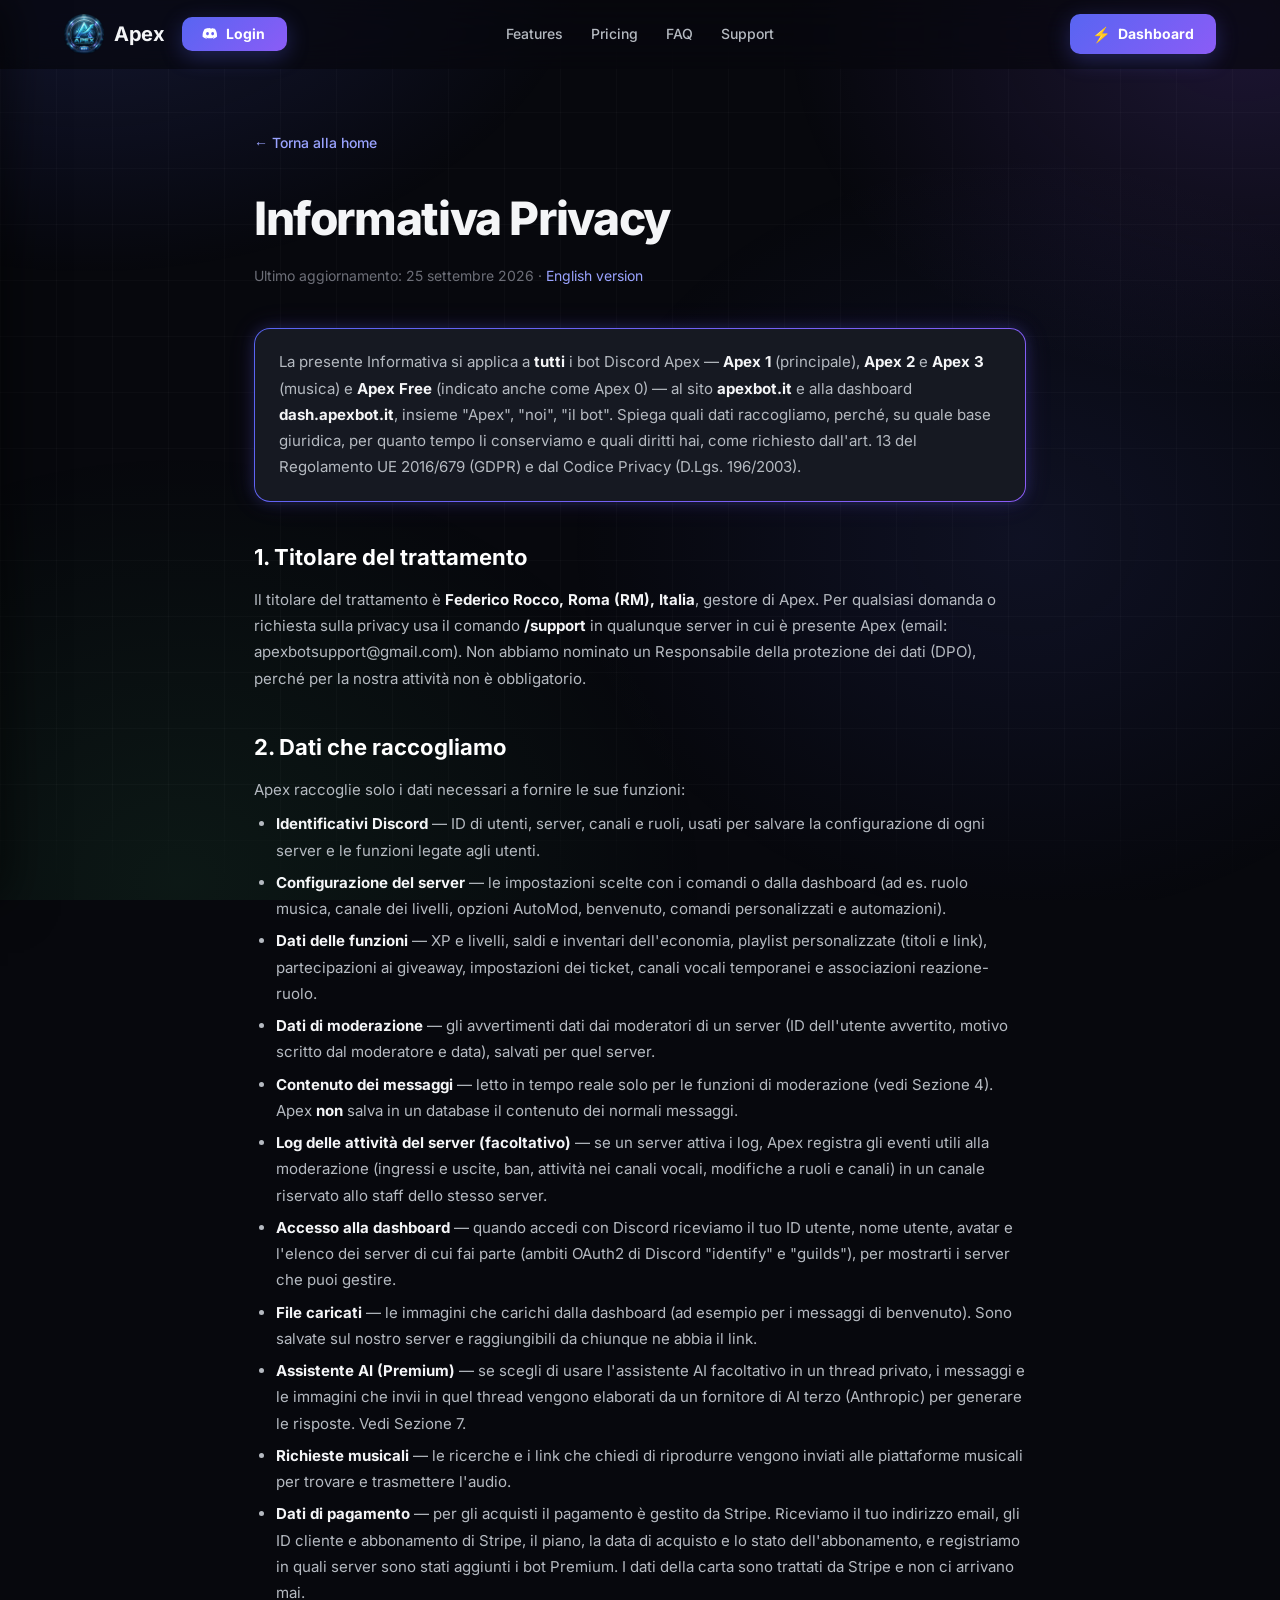
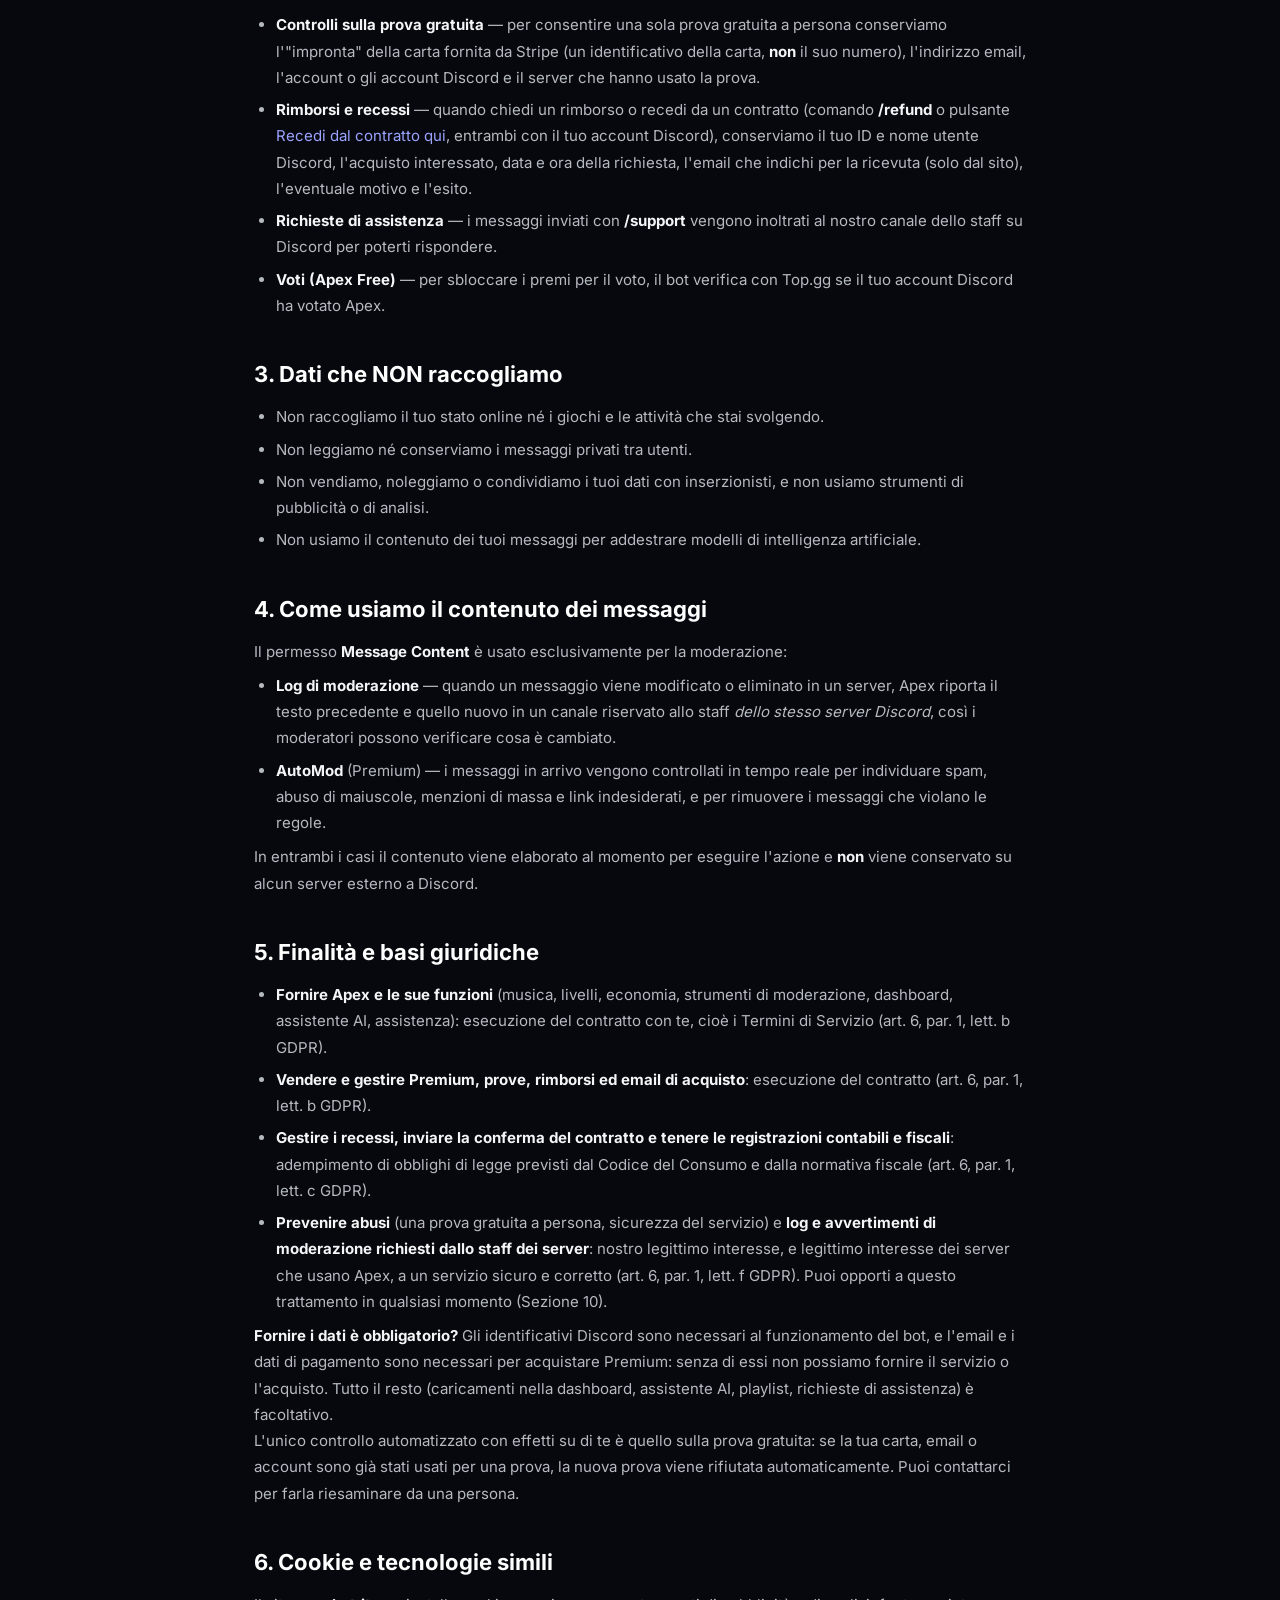
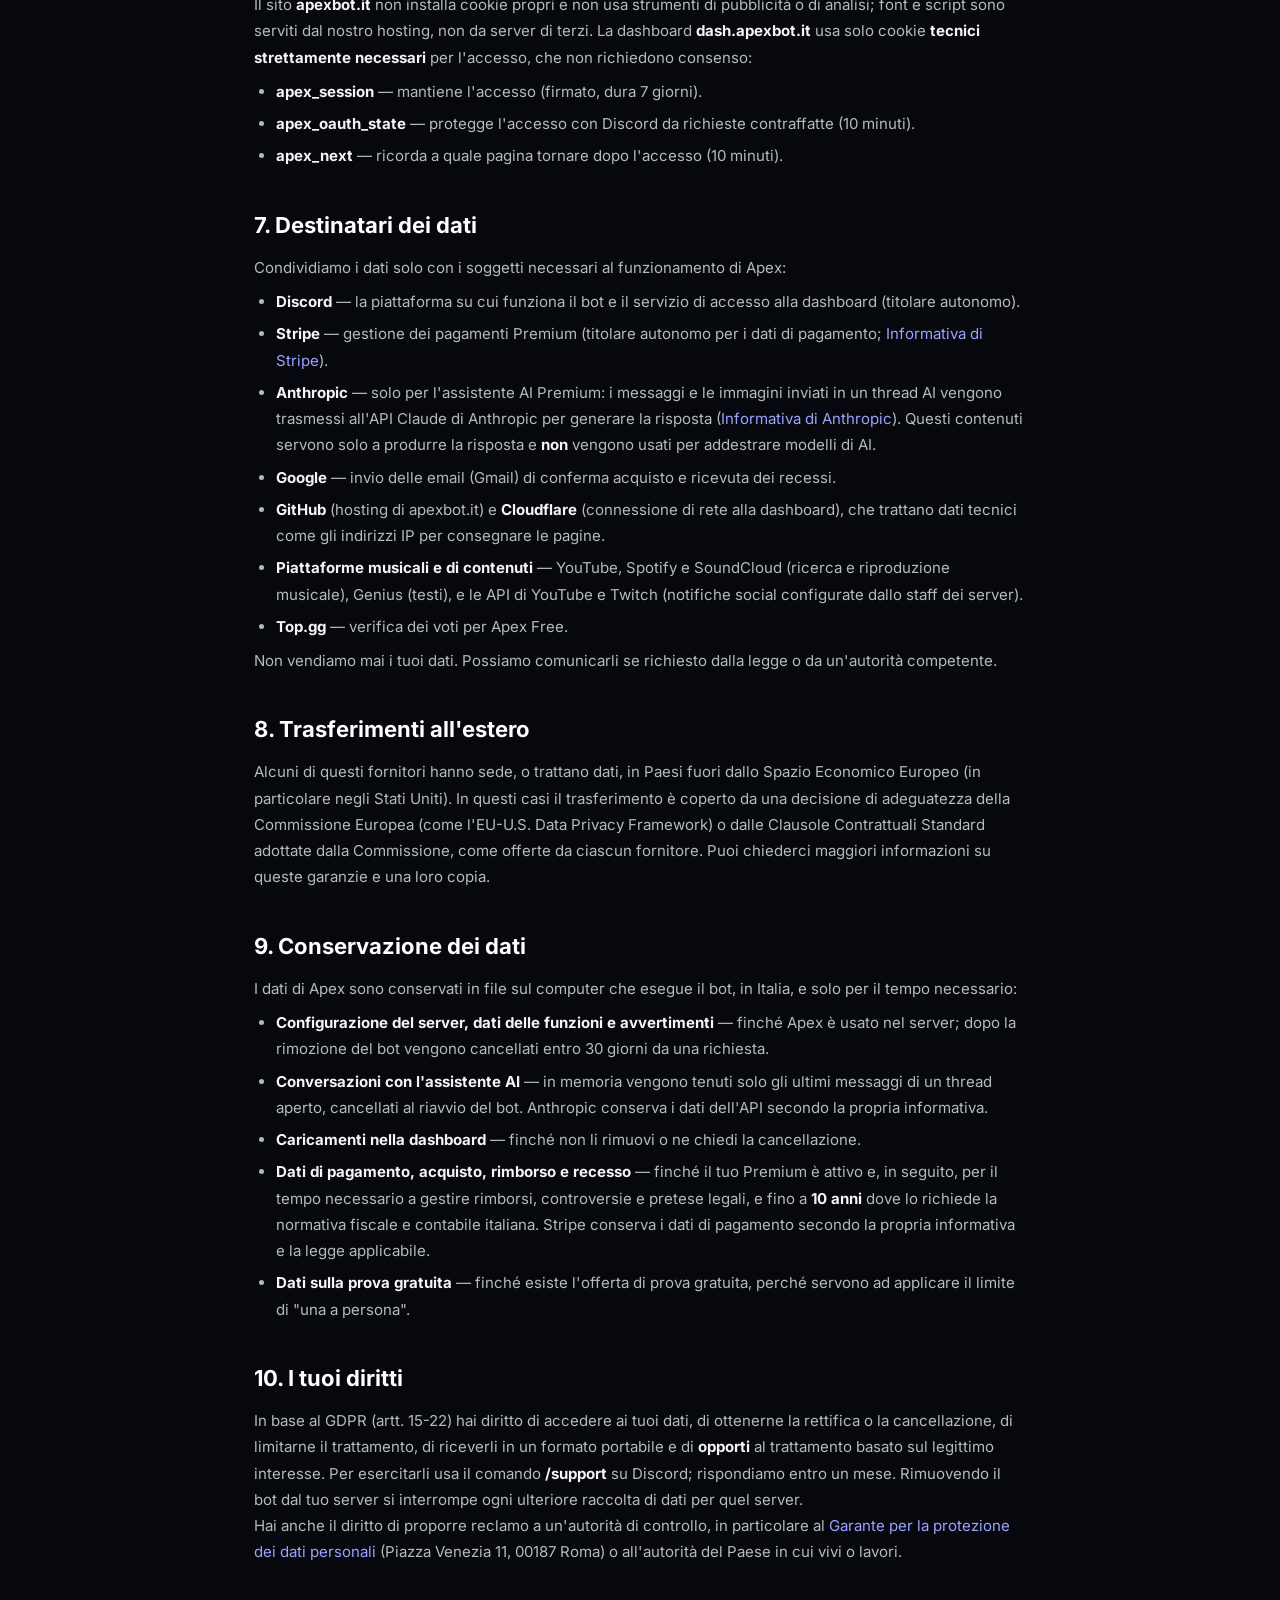
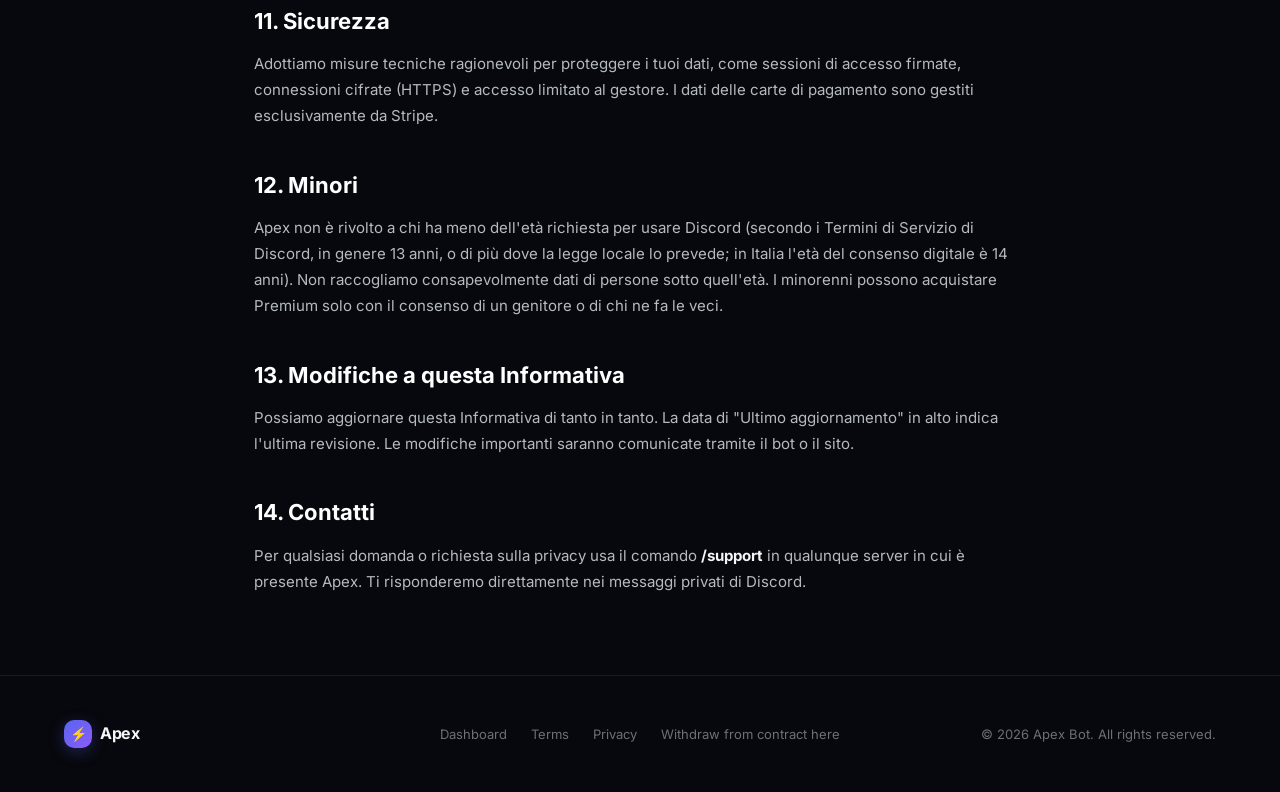
<file: privacy-it.html>
<!DOCTYPE html>
<html lang="it">
<head>
    <meta charset="UTF-8">
    <meta name="viewport" content="width=device-width, initial-scale=1.0">
    <title>Informativa Privacy — Apex Bot</title>
    <link rel="icon" type="image/png" sizes="32x32" href="favicon-32.png">
    <link rel="icon" type="image/png" sizes="16x16" href="favicon-16.png">
    <link rel="apple-touch-icon" sizes="180x180" href="apple-touch-icon.png">
    <link rel="icon" type="image/png" sizes="512x512" href="favicon-512.png">
    <link rel="stylesheet" href="fonts/inter.css">
    <link rel="stylesheet" href="style.css">
    <style>
        .legal {
            max-width: 820px;
            margin: 0 auto;
            padding: 130px 24px 80px;
        }
        .legal h1 {
            font-size: clamp(32px, 5vw, 46px);
            font-weight: 800;
            letter-spacing: -0.03em;
            margin-bottom: 8px;
        }
        .legal .updated {
            color: var(--text-muted);
            font-size: 14px;
            margin-bottom: 40px;
        }
        .legal h2 {
            font-size: 22px;
            font-weight: 700;
            margin: 38px 0 12px;
            color: #fff;
        }
        .legal p, .legal li {
            color: var(--text-secondary);
            font-size: 15px;
            line-height: 1.75;
        }
        .legal ul {
            margin: 8px 0 8px 22px;
        }
        .legal li {
            margin-bottom: 6px;
        }
        .legal strong {
            color: var(--text-primary);
        }
        .legal a {
            color: #9aa3ff;
        }
        .legal .intro {
            background:
                linear-gradient(var(--bg-card), var(--bg-card)) padding-box,
                linear-gradient(135deg, var(--accent), var(--accent-2)) border-box;
            border: 1px solid transparent;
            box-shadow: 0 0 14px rgba(88, 101, 242, 0.22), 0 0 28px rgba(139, 92, 246, 0.12);
            border-radius: var(--radius-lg);
            padding: 20px 24px;
            margin-bottom: 8px;
        }
        .back-home {
            display: inline-block;
            margin-bottom: 28px;
            color: var(--text-secondary);
            font-size: 14px;
            font-weight: 500;
        }
        .back-home:hover { color: var(--text-primary); }
        .legal ol {
            margin: 8px 0 8px 22px;
        }
        .wd-start { margin: 28px 0 8px; }
        .wd-big { font-size: 16px; padding: 14px 22px; }
        .wd-form { margin-top: 24px; display: grid; gap: 14px; }
        .wd-form label { display: grid; gap: 6px; color: var(--text-primary); font-size: 14px; font-weight: 600; }
        .wd-form input, .wd-form select, .wd-form textarea {
            font: inherit; font-weight: 400; color: var(--text-primary);
            background: var(--bg-card); border: 1px solid var(--border);
            border-radius: 10px; padding: 11px 13px;
        }
        .wd-form input:focus, .wd-form select:focus, .wd-form textarea:focus { outline: 2px solid #9aa3ff; outline-offset: 1px; }
        .wd-note { font-style: italic; }
        .wd-form[hidden], .wd-done[hidden], .wd-start[hidden], .wd-err[hidden] { display: none; }
        .legal .intro p + p { margin-top: 10px; }
        .wd-err { color: #ff8a8a !important; font-weight: 600; }
        .wd-done {
            margin-top: 24px; padding: 20px 24px; border-radius: var(--radius-lg);
            background: var(--bg-card); border: 1px solid #57F287;
        }
    </style>
</head>
<body>
    <!-- Navbar -->
    <nav class="navbar">
        <div class="nav-container">
            <div class="nav-left">
                <a href="index.html" class="nav-brand">
                    <img class="brand-logo" src="apple-touch-icon.png" alt="">
                    <span class="brand-name">Apex</span>
                </a>
                <a id="navLogin" href="https://dash.apexbot.it/login?next=https://apexbot.it/" class="nav-login">
                    <svg width="16" height="12" viewBox="0 0 71 55" fill="currentColor" aria-hidden="true"><path d="M60.1 4.9A58.5 58.5 0 0 0 45.5.4l-.7 1.5a54 54 0 0 1 13 4 39 39 0 0 0-33.6 0 54 54 0 0 1 13-4L36.5.4A58.5 58.5 0 0 0 10.9 4.9C2.8 17 .6 28.8 1.7 40.5a59 59 0 0 0 18 9.1l1.7-2.4a39 39 0 0 1-6.1-2.9l1.5-1.2a42 42 0 0 0 35.6 0l1.5 1.2a38 38 0 0 1-6.1 2.9l1.7 2.4a59 59 0 0 0 18-9.1c1.3-13.5-2.2-25.2-9-35.6ZM24 33.3c-3.5 0-6.4-3.2-6.4-7.2s2.8-7.3 6.4-7.3 6.5 3.3 6.4 7.3c0 4-2.8 7.2-6.4 7.2Zm23.6 0c-3.5 0-6.4-3.2-6.4-7.2s2.8-7.3 6.4-7.3 6.5 3.3 6.4 7.3c0 4-2.8 7.2-6.4 7.2Z"/></svg>
                    <span>Login</span>
                </a>
            </div>
            <div class="nav-links" id="navLinks">
                <a href="index.html#features">Features</a>
                <a href="index.html#pricing">Pricing</a>
                <a href="index.html#faq">FAQ</a>
                <a href="index.html#support">Support</a>
                <a href="https://dash.apexbot.it" class="nav-links-dash">Dashboard</a>
            </div>
            <div class="nav-actions">
                <a href="https://dash.apexbot.it" class="nav-dash"><span class="nav-dash-ico">⚡</span> Dashboard</a>
                <button class="nav-toggle" id="navToggle" aria-label="Menu" aria-expanded="false">
                    <span></span><span></span><span></span>
                </button>
            </div>
        </div>
    </nav>

    <section class="legal">
        <a href="index.html" class="back-home">← Torna alla home</a>
        <h1>Informativa Privacy</h1>
        <p class="updated">Ultimo aggiornamento: 25 settembre 2026 · <a href="privacy.html">English version</a></p>

        <div class="intro">
            <p>La presente Informativa si applica a <strong>tutti</strong> i bot Discord Apex — <strong>Apex 1</strong> (principale), <strong>Apex 2</strong> e <strong>Apex 3</strong> (musica) e <strong>Apex Free</strong> (indicato anche come Apex 0) — al sito <strong>apexbot.it</strong> e alla dashboard <strong>dash.apexbot.it</strong>, insieme "Apex", "noi", "il bot". Spiega quali dati raccogliamo, perché, su quale base giuridica, per quanto tempo li conserviamo e quali diritti hai, come richiesto dall'art. 13 del Regolamento UE 2016/679 (GDPR) e dal Codice Privacy (D.Lgs. 196/2003).</p>
        </div>

        <h2>1. Titolare del trattamento</h2>
        <p>Il titolare del trattamento è <strong>Federico Rocco, Roma (RM), Italia</strong>, gestore di Apex. Per qualsiasi domanda o richiesta sulla privacy usa il comando <strong>/support</strong> in qualunque server in cui è presente Apex (email: apexbotsupport@gmail.com). Non abbiamo nominato un Responsabile della protezione dei dati (DPO), perché per la nostra attività non è obbligatorio.</p>

        <h2>2. Dati che raccogliamo</h2>
        <p>Apex raccoglie solo i dati necessari a fornire le sue funzioni:</p>
        <ul>
            <li><strong>Identificativi Discord</strong> — ID di utenti, server, canali e ruoli, usati per salvare la configurazione di ogni server e le funzioni legate agli utenti.</li>
            <li><strong>Configurazione del server</strong> — le impostazioni scelte con i comandi o dalla dashboard (ad es. ruolo musica, canale dei livelli, opzioni AutoMod, benvenuto, comandi personalizzati e automazioni).</li>
            <li><strong>Dati delle funzioni</strong> — XP e livelli, saldi e inventari dell'economia, playlist personalizzate (titoli e link), partecipazioni ai giveaway, impostazioni dei ticket, canali vocali temporanei e associazioni reazione-ruolo.</li>
            <li><strong>Dati di moderazione</strong> — gli avvertimenti dati dai moderatori di un server (ID dell'utente avvertito, motivo scritto dal moderatore e data), salvati per quel server.</li>
            <li><strong>Contenuto dei messaggi</strong> — letto in tempo reale solo per le funzioni di moderazione (vedi Sezione 4). Apex <strong>non</strong> salva in un database il contenuto dei normali messaggi.</li>
            <li><strong>Log delle attività del server (facoltativo)</strong> — se un server attiva i log, Apex registra gli eventi utili alla moderazione (ingressi e uscite, ban, attività nei canali vocali, modifiche a ruoli e canali) in un canale riservato allo staff dello stesso server.</li>
            <li><strong>Accesso alla dashboard</strong> — quando accedi con Discord riceviamo il tuo ID utente, nome utente, avatar e l'elenco dei server di cui fai parte (ambiti OAuth2 di Discord "identify" e "guilds"), per mostrarti i server che puoi gestire.</li>
            <li><strong>File caricati</strong> — le immagini che carichi dalla dashboard (ad esempio per i messaggi di benvenuto). Sono salvate sul nostro server e raggiungibili da chiunque ne abbia il link.</li>
            <li><strong>Assistente AI (Premium)</strong> — se scegli di usare l'assistente AI facoltativo in un thread privato, i messaggi e le immagini che invii in quel thread vengono elaborati da un fornitore di AI terzo (Anthropic) per generare le risposte. Vedi Sezione 7.</li>
            <li><strong>Richieste musicali</strong> — le ricerche e i link che chiedi di riprodurre vengono inviati alle piattaforme musicali per trovare e trasmettere l'audio.</li>
            <li><strong>Dati di pagamento</strong> — per gli acquisti il pagamento è gestito da Stripe. Riceviamo il tuo indirizzo email, gli ID cliente e abbonamento di Stripe, il piano, la data di acquisto e lo stato dell'abbonamento, e registriamo in quali server sono stati aggiunti i bot Premium. I dati della carta sono trattati da Stripe e non ci arrivano mai.</li>
            <li><strong>Controlli sulla prova gratuita</strong> — per consentire una sola prova gratuita a persona conserviamo l'"impronta" della carta fornita da Stripe (un identificativo della carta, <strong>non</strong> il suo numero), l'indirizzo email, l'account o gli account Discord e il server che hanno usato la prova.</li>
            <li><strong>Rimborsi e recessi</strong> — quando chiedi un rimborso o recedi da un contratto (comando <strong>/refund</strong> o pulsante <a href="withdraw.html">Recedi dal contratto qui</a>, entrambi con il tuo account Discord), conserviamo il tuo ID e nome utente Discord, l'acquisto interessato, data e ora della richiesta, l'email che indichi per la ricevuta (solo dal sito), l'eventuale motivo e l'esito.</li>
            <li><strong>Richieste di assistenza</strong> — i messaggi inviati con <strong>/support</strong> vengono inoltrati al nostro canale dello staff su Discord per poterti rispondere.</li>
            <li><strong>Voti (Apex Free)</strong> — per sbloccare i premi per il voto, il bot verifica con Top.gg se il tuo account Discord ha votato Apex.</li>
        </ul>

        <h2>3. Dati che NON raccogliamo</h2>
        <ul>
            <li>Non raccogliamo il tuo stato online né i giochi e le attività che stai svolgendo.</li>
            <li>Non leggiamo né conserviamo i messaggi privati tra utenti.</li>
            <li>Non vendiamo, noleggiamo o condividiamo i tuoi dati con inserzionisti, e non usiamo strumenti di pubblicità o di analisi.</li>
            <li>Non usiamo il contenuto dei tuoi messaggi per addestrare modelli di intelligenza artificiale.</li>
        </ul>

        <h2>4. Come usiamo il contenuto dei messaggi</h2>
        <p>Il permesso <strong>Message Content</strong> è usato esclusivamente per la moderazione:</p>
        <ul>
            <li><strong>Log di moderazione</strong> — quando un messaggio viene modificato o eliminato in un server, Apex riporta il testo precedente e quello nuovo in un canale riservato allo staff <em>dello stesso server Discord</em>, così i moderatori possono verificare cosa è cambiato.</li>
            <li><strong>AutoMod</strong> (Premium) — i messaggi in arrivo vengono controllati in tempo reale per individuare spam, abuso di maiuscole, menzioni di massa e link indesiderati, e per rimuovere i messaggi che violano le regole.</li>
        </ul>
        <p>In entrambi i casi il contenuto viene elaborato al momento per eseguire l'azione e <strong>non</strong> viene conservato su alcun server esterno a Discord.</p>

        <h2>5. Finalità e basi giuridiche</h2>
        <ul>
            <li><strong>Fornire Apex e le sue funzioni</strong> (musica, livelli, economia, strumenti di moderazione, dashboard, assistente AI, assistenza): esecuzione del contratto con te, cioè i Termini di Servizio (art. 6, par. 1, lett. b GDPR).</li>
            <li><strong>Vendere e gestire Premium, prove, rimborsi ed email di acquisto</strong>: esecuzione del contratto (art. 6, par. 1, lett. b GDPR).</li>
            <li><strong>Gestire i recessi, inviare la conferma del contratto e tenere le registrazioni contabili e fiscali</strong>: adempimento di obblighi di legge previsti dal Codice del Consumo e dalla normativa fiscale (art. 6, par. 1, lett. c GDPR).</li>
            <li><strong>Prevenire abusi</strong> (una prova gratuita a persona, sicurezza del servizio) e <strong>log e avvertimenti di moderazione richiesti dallo staff dei server</strong>: nostro legittimo interesse, e legittimo interesse dei server che usano Apex, a un servizio sicuro e corretto (art. 6, par. 1, lett. f GDPR). Puoi opporti a questo trattamento in qualsiasi momento (Sezione 10).</li>
        </ul>
        <p><strong>Fornire i dati è obbligatorio?</strong> Gli identificativi Discord sono necessari al funzionamento del bot, e l'email e i dati di pagamento sono necessari per acquistare Premium: senza di essi non possiamo fornire il servizio o l'acquisto. Tutto il resto (caricamenti nella dashboard, assistente AI, playlist, richieste di assistenza) è facoltativo.</p>
        <p>L'unico controllo automatizzato con effetti su di te è quello sulla prova gratuita: se la tua carta, email o account sono già stati usati per una prova, la nuova prova viene rifiutata automaticamente. Puoi contattarci per farla riesaminare da una persona.</p>

        <h2>6. Cookie e tecnologie simili</h2>
        <p>Il sito <strong>apexbot.it</strong> non installa cookie propri e non usa strumenti di pubblicità o di analisi; font e script sono serviti dal nostro hosting, non da server di terzi. La dashboard <strong>dash.apexbot.it</strong> usa solo cookie <strong>tecnici strettamente necessari</strong> per l'accesso, che non richiedono consenso:</p>
        <ul>
            <li><strong>apex_session</strong> — mantiene l'accesso (firmato, dura 7 giorni).</li>
            <li><strong>apex_oauth_state</strong> — protegge l'accesso con Discord da richieste contraffatte (10 minuti).</li>
            <li><strong>apex_next</strong> — ricorda a quale pagina tornare dopo l'accesso (10 minuti).</li>
        </ul>

        <h2>7. Destinatari dei dati</h2>
        <p>Condividiamo i dati solo con i soggetti necessari al funzionamento di Apex:</p>
        <ul>
            <li><strong>Discord</strong> — la piattaforma su cui funziona il bot e il servizio di accesso alla dashboard (titolare autonomo).</li>
            <li><strong>Stripe</strong> — gestione dei pagamenti Premium (titolare autonomo per i dati di pagamento; <a href="https://stripe.com/privacy" target="_blank" rel="noopener">Informativa di Stripe</a>).</li>
            <li><strong>Anthropic</strong> — solo per l'assistente AI Premium: i messaggi e le immagini inviati in un thread AI vengono trasmessi all'API Claude di Anthropic per generare la risposta (<a href="https://www.anthropic.com/legal/privacy" target="_blank" rel="noopener">Informativa di Anthropic</a>). Questi contenuti servono solo a produrre la risposta e <strong>non</strong> vengono usati per addestrare modelli di AI.</li>
            <li><strong>Google</strong> — invio delle email (Gmail) di conferma acquisto e ricevuta dei recessi.</li>
            <li><strong>GitHub</strong> (hosting di apexbot.it) e <strong>Cloudflare</strong> (connessione di rete alla dashboard), che trattano dati tecnici come gli indirizzi IP per consegnare le pagine.</li>
            <li><strong>Piattaforme musicali e di contenuti</strong> — YouTube, Spotify e SoundCloud (ricerca e riproduzione musicale), Genius (testi), e le API di YouTube e Twitch (notifiche social configurate dallo staff dei server).</li>
            <li><strong>Top.gg</strong> — verifica dei voti per Apex Free.</li>
        </ul>
        <p>Non vendiamo mai i tuoi dati. Possiamo comunicarli se richiesto dalla legge o da un'autorità competente.</p>

        <h2>8. Trasferimenti all'estero</h2>
        <p>Alcuni di questi fornitori hanno sede, o trattano dati, in Paesi fuori dallo Spazio Economico Europeo (in particolare negli Stati Uniti). In questi casi il trasferimento è coperto da una decisione di adeguatezza della Commissione Europea (come l'EU-U.S. Data Privacy Framework) o dalle Clausole Contrattuali Standard adottate dalla Commissione, come offerte da ciascun fornitore. Puoi chiederci maggiori informazioni su queste garanzie e una loro copia.</p>

        <h2>9. Conservazione dei dati</h2>
        <p>I dati di Apex sono conservati in file sul computer che esegue il bot, in Italia, e solo per il tempo necessario:</p>
        <ul>
            <li><strong>Configurazione del server, dati delle funzioni e avvertimenti</strong> — finché Apex è usato nel server; dopo la rimozione del bot vengono cancellati entro 30 giorni da una richiesta.</li>
            <li><strong>Conversazioni con l'assistente AI</strong> — in memoria vengono tenuti solo gli ultimi messaggi di un thread aperto, cancellati al riavvio del bot. Anthropic conserva i dati dell'API secondo la propria informativa.</li>
            <li><strong>Caricamenti nella dashboard</strong> — finché non li rimuovi o ne chiedi la cancellazione.</li>
            <li><strong>Dati di pagamento, acquisto, rimborso e recesso</strong> — finché il tuo Premium è attivo e, in seguito, per il tempo necessario a gestire rimborsi, controversie e pretese legali, e fino a <strong>10 anni</strong> dove lo richiede la normativa fiscale e contabile italiana. Stripe conserva i dati di pagamento secondo la propria informativa e la legge applicabile.</li>
            <li><strong>Dati sulla prova gratuita</strong> — finché esiste l'offerta di prova gratuita, perché servono ad applicare il limite di "una a persona".</li>
        </ul>

        <h2>10. I tuoi diritti</h2>
        <p>In base al GDPR (artt. 15-22) hai diritto di accedere ai tuoi dati, di ottenerne la rettifica o la cancellazione, di limitarne il trattamento, di riceverli in un formato portabile e di <strong>opporti</strong> al trattamento basato sul legittimo interesse. Per esercitarli usa il comando <strong>/support</strong> su Discord; rispondiamo entro un mese. Rimuovendo il bot dal tuo server si interrompe ogni ulteriore raccolta di dati per quel server.</p>
        <p>Hai anche il diritto di proporre reclamo a un'autorità di controllo, in particolare al <a href="https://www.garanteprivacy.it" target="_blank" rel="noopener">Garante per la protezione dei dati personali</a> (Piazza Venezia 11, 00187 Roma) o all'autorità del Paese in cui vivi o lavori.</p>

        <h2>11. Sicurezza</h2>
        <p>Adottiamo misure tecniche ragionevoli per proteggere i tuoi dati, come sessioni di accesso firmate, connessioni cifrate (HTTPS) e accesso limitato al gestore. I dati delle carte di pagamento sono gestiti esclusivamente da Stripe.</p>

        <h2>12. Minori</h2>
        <p>Apex non è rivolto a chi ha meno dell'età richiesta per usare Discord (secondo i Termini di Servizio di Discord, in genere 13 anni, o di più dove la legge locale lo prevede; in Italia l'età del consenso digitale è 14 anni). Non raccogliamo consapevolmente dati di persone sotto quell'età. I minorenni possono acquistare Premium solo con il consenso di un genitore o di chi ne fa le veci.</p>

        <h2>13. Modifiche a questa Informativa</h2>
        <p>Possiamo aggiornare questa Informativa di tanto in tanto. La data di "Ultimo aggiornamento" in alto indica l'ultima revisione. Le modifiche importanti saranno comunicate tramite il bot o il sito.</p>

        <h2>14. Contatti</h2>
        <p>Per qualsiasi domanda o richiesta sulla privacy usa il comando <strong>/support</strong> in qualunque server in cui è presente Apex. Ti risponderemo direttamente nei messaggi privati di Discord.</p>
    </section>

    <!-- Footer -->
    <footer class="footer">
        <div class="footer-container">
            <div class="footer-brand">
                <div class="brand-icon">⚡</div>
                <span class="brand-name">Apex</span>
            </div>
            <div class="footer-links">
                <a href="https://dash.apexbot.it">Dashboard</a>
                <a href="terms.html">Terms</a>
                <a href="privacy.html">Privacy</a>
                <a href="withdraw.html">Withdraw from contract here</a>
            </div>
            <p class="footer-copy">&copy; 2026 Apex Bot. All rights reserved.</p>
        </div>
    </footer>

    <!-- Subscription drawer (slide-in da sinistra) -->
    <div id="subOverlay" class="sub-overlay"></div>
    <aside id="subDrawer" class="sub-drawer" aria-hidden="true" aria-label="Your subscription">
        <div class="sub-drawer-head">
            <span>Your subscription</span>
            <button id="subClose" class="sub-close" aria-label="Close">✕</button>
        </div>
        <div id="subBody" class="sub-body"></div>
    </aside>

    <script>
    const _nav = document.querySelector('.navbar');
    addEventListener('scroll', () => _nav.classList.toggle('scrolled', scrollY > 10), { passive: true });
    </script>
    <script>
    // Login condiviso col dashboard (mostra l'utente loggato)
    (function () {
        var DASH = 'https://dash.apexbot.it';
        var login = document.getElementById('navLogin');
        if (login) login.href = DASH + '/login?next=' + encodeURIComponent(location.href);
        fetch(DASH + '/api/me', { credentials: 'include' })
            .then(function (r) { return r.ok ? r.json() : null; })
            .then(function (d) {
                if (!d || !d.authenticated || !d.user || !login) return;
                var u = d.user;
                var chip = document.createElement('div');
                chip.className = 'nav-user';
                var av;
                if (u.avatar) {
                    av = document.createElement('img');
                    av.className = 'nav-user-av';
                    av.src = 'https://cdn.discordapp.com/avatars/' + u.uid + '/' + u.avatar + '.png?size=64';
                    av.alt = '';
                } else {
                    av = document.createElement('span');
                    av.className = 'nav-user-av nav-user-fallback';
                    av.textContent = (u.name || '?').slice(0, 1).toUpperCase();
                }
                var name = document.createElement('span');
                name.className = 'nav-user-name';
                name.textContent = u.name || 'Utente';
                var out = document.createElement('a');
                out.className = 'nav-user-logout';
                out.href = DASH + '/logout?next=' + encodeURIComponent(location.href);
                out.title = 'Esci';
                out.setAttribute('aria-label', 'Esci');
                out.innerHTML = '<svg width="16" height="16" viewBox="0 0 24 24" fill="none" stroke="currentColor" stroke-width="2" stroke-linecap="round" stroke-linejoin="round" aria-hidden="true"><path d="M9 21H5a2 2 0 0 1-2-2V5a2 2 0 0 1 2-2h4"/><polyline points="16 17 21 12 16 7"/><line x1="21" y1="12" x2="9" y2="12"/></svg>';
                chip.appendChild(av);
                chip.appendChild(name);
                chip.appendChild(out);
                av.style.cursor = 'pointer'; name.style.cursor = 'pointer';
                var openSub = function () { if (window.openSubDrawer) window.openSubDrawer(); };
                av.addEventListener('click', openSub);
                name.addEventListener('click', openSub);
                login.replaceWith(chip);
            })
            .catch(function () { });
    })();
    </script>
    <script>
    // Menu mobile (hamburger)
    (function () {
        var toggle = document.getElementById('navToggle');
        var cont = document.querySelector('.nav-container');
        var links = document.getElementById('navLinks');
        if (!toggle || !cont || !links) return;
        function close() { cont.classList.remove('menu-open'); toggle.setAttribute('aria-expanded', 'false'); }
        toggle.addEventListener('click', function (e) {
            e.stopPropagation();
            var open = cont.classList.toggle('menu-open');
            toggle.setAttribute('aria-expanded', open ? 'true' : 'false');
        });
        links.addEventListener('click', function (e) { if (e.target.closest('a')) close(); });
        document.addEventListener('click', function (e) {
            if (cont.classList.contains('menu-open') && !cont.contains(e.target)) close();
        });
        window.addEventListener('resize', function () { if (window.innerWidth > 860) close(); });
    })();
    </script>
    <script>
    // Drawer gestione abbonamento (cliccando sul nome profilo)
    (function () {
        var DASH = 'https://dash.apexbot.it';
        var overlay = document.getElementById('subOverlay');
        var drawer = document.getElementById('subDrawer');
        var body = document.getElementById('subBody');
        var closeBtn = document.getElementById('subClose');
        if (!overlay || !drawer || !body) return;
        function close() { overlay.classList.remove('open'); drawer.classList.remove('open'); drawer.setAttribute('aria-hidden', 'true'); }
        overlay.addEventListener('click', close);
        if (closeBtn) closeBtn.addEventListener('click', close);
        document.addEventListener('keydown', function (e) { if (e.key === 'Escape') close(); });
        function fmtDate(ts) { try { return new Date(ts * 1000).toLocaleDateString('en-GB', { day: 'numeric', month: 'long', year: 'numeric' }); } catch (e) { return ''; } }
        function render(d) {
            body.innerHTML = '';
            var card = document.createElement('div'); card.className = 'sub-card';
            if (!d || !d.active) {
                card.innerHTML = '<div class="sub-plan">No active plan</div><div class="sub-status">You don\'t have an active subscription.</div>';
                var a = document.createElement('a'); a.href = 'index.html#pricing'; a.textContent = 'See plans';
                a.className = 'btn btn-primary full-width'; a.style.marginTop = '16px';
                card.appendChild(a); body.appendChild(card); return;
            }
            if (d.plan === 'lifetime') {
                card.innerHTML = '<div class="sub-plan">Lifetime ✦</div><div class="sub-status">Lifetime access — there is nothing to renew or cancel.</div>';
                body.appendChild(card);
            } else {
                var st = d.cancel_at_period_end
                    ? ('Cancellation scheduled' + (d.period_end ? ' — access until ' + fmtDate(d.period_end) : '') + '. It will not renew.')
                    : ('Active' + (d.period_end ? ' — renews on ' + fmtDate(d.period_end) : '') + '.');
                card.innerHTML = '<div class="sub-plan">Premium (monthly)</div><div class="sub-status">' + st + '</div>';
                if (!d.cancel_at_period_end) {
                    var btn = document.createElement('button'); btn.className = 'sub-cancel-btn'; btn.textContent = 'Cancel subscription';
                    var confirming = false;
                    btn.addEventListener('click', function () {
                        if (!confirming) { confirming = true; btn.textContent = 'Click again to confirm cancellation'; return; }
                        btn.disabled = true; btn.textContent = 'Cancelling…';
                        fetch(DASH + '/api/cancel-subscription', { method: 'POST', credentials: 'include' })
                            .then(function (r) { return r.ok; })
                            .then(function (ok) {
                                if (ok) { d.cancel_at_period_end = true; render(d); }
                                else { btn.disabled = false; btn.textContent = 'Cancel failed — try again'; }
                            })
                            .catch(function () { btn.disabled = false; btn.textContent = 'Cancel failed — try again'; });
                    });
                    card.appendChild(btn);
                } else {
                    var rbtn = document.createElement('button'); rbtn.className = 'sub-reactivate-btn'; rbtn.textContent = 'Reactivate subscription';
                    rbtn.addEventListener('click', function () {
                        rbtn.disabled = true; rbtn.textContent = 'Reactivating…';
                        fetch(DASH + '/api/reactivate-subscription', { method: 'POST', credentials: 'include' })
                            .then(function (r) { return r.ok; })
                            .then(function (ok) {
                                if (ok) { d.cancel_at_period_end = false; render(d); }
                                else { rbtn.disabled = false; rbtn.textContent = 'Failed — try again'; }
                            })
                            .catch(function () { rbtn.disabled = false; rbtn.textContent = 'Failed — try again'; });
                    });
                    card.appendChild(rbtn);
                }
                body.appendChild(card);
            }
            if (d.portal_url) {
                var p = document.createElement('a');
                p.href = d.portal_url; p.target = '_blank'; p.rel = 'noopener'; p.className = 'sub-link';
                p.textContent = 'Invoices & payment method (Stripe) →';
                body.appendChild(p);
            }
            var wd = document.createElement('a');
            wd.href = 'withdraw.html'; wd.className = 'sub-link';
            wd.textContent = 'Withdraw from contract here (within 14 days) →';
            body.appendChild(wd);
        }
        window.openSubDrawer = function () {
            overlay.classList.add('open'); drawer.classList.add('open'); drawer.setAttribute('aria-hidden', 'false');
            body.innerHTML = '<div class="sub-status">Loading…</div>';
            fetch(DASH + '/api/subscription', { credentials: 'include' })
                .then(function (r) { return r.ok ? r.json() : null; })
                .then(render)
                .catch(function () { body.innerHTML = '<div class="sub-status">Error loading subscription.</div>'; });
        };
    })();
    </script>
</body>
</html>
</file>
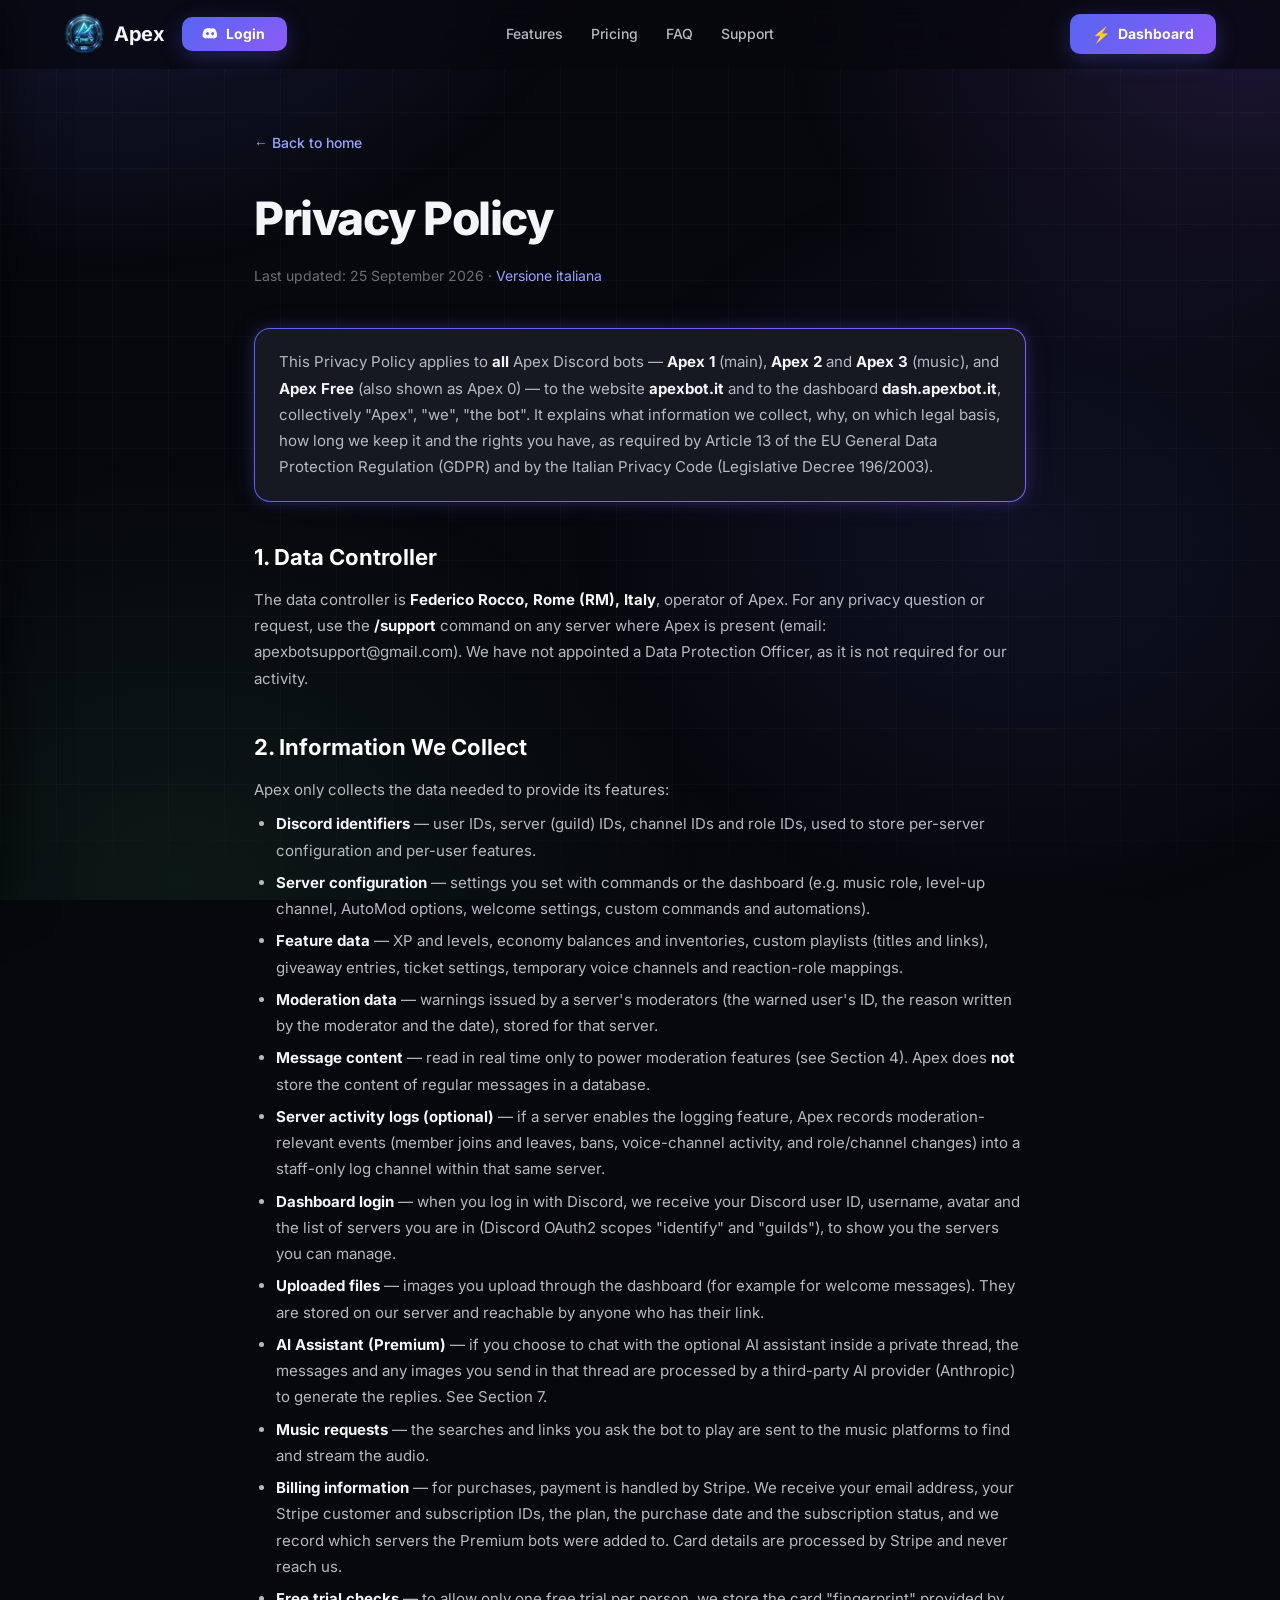
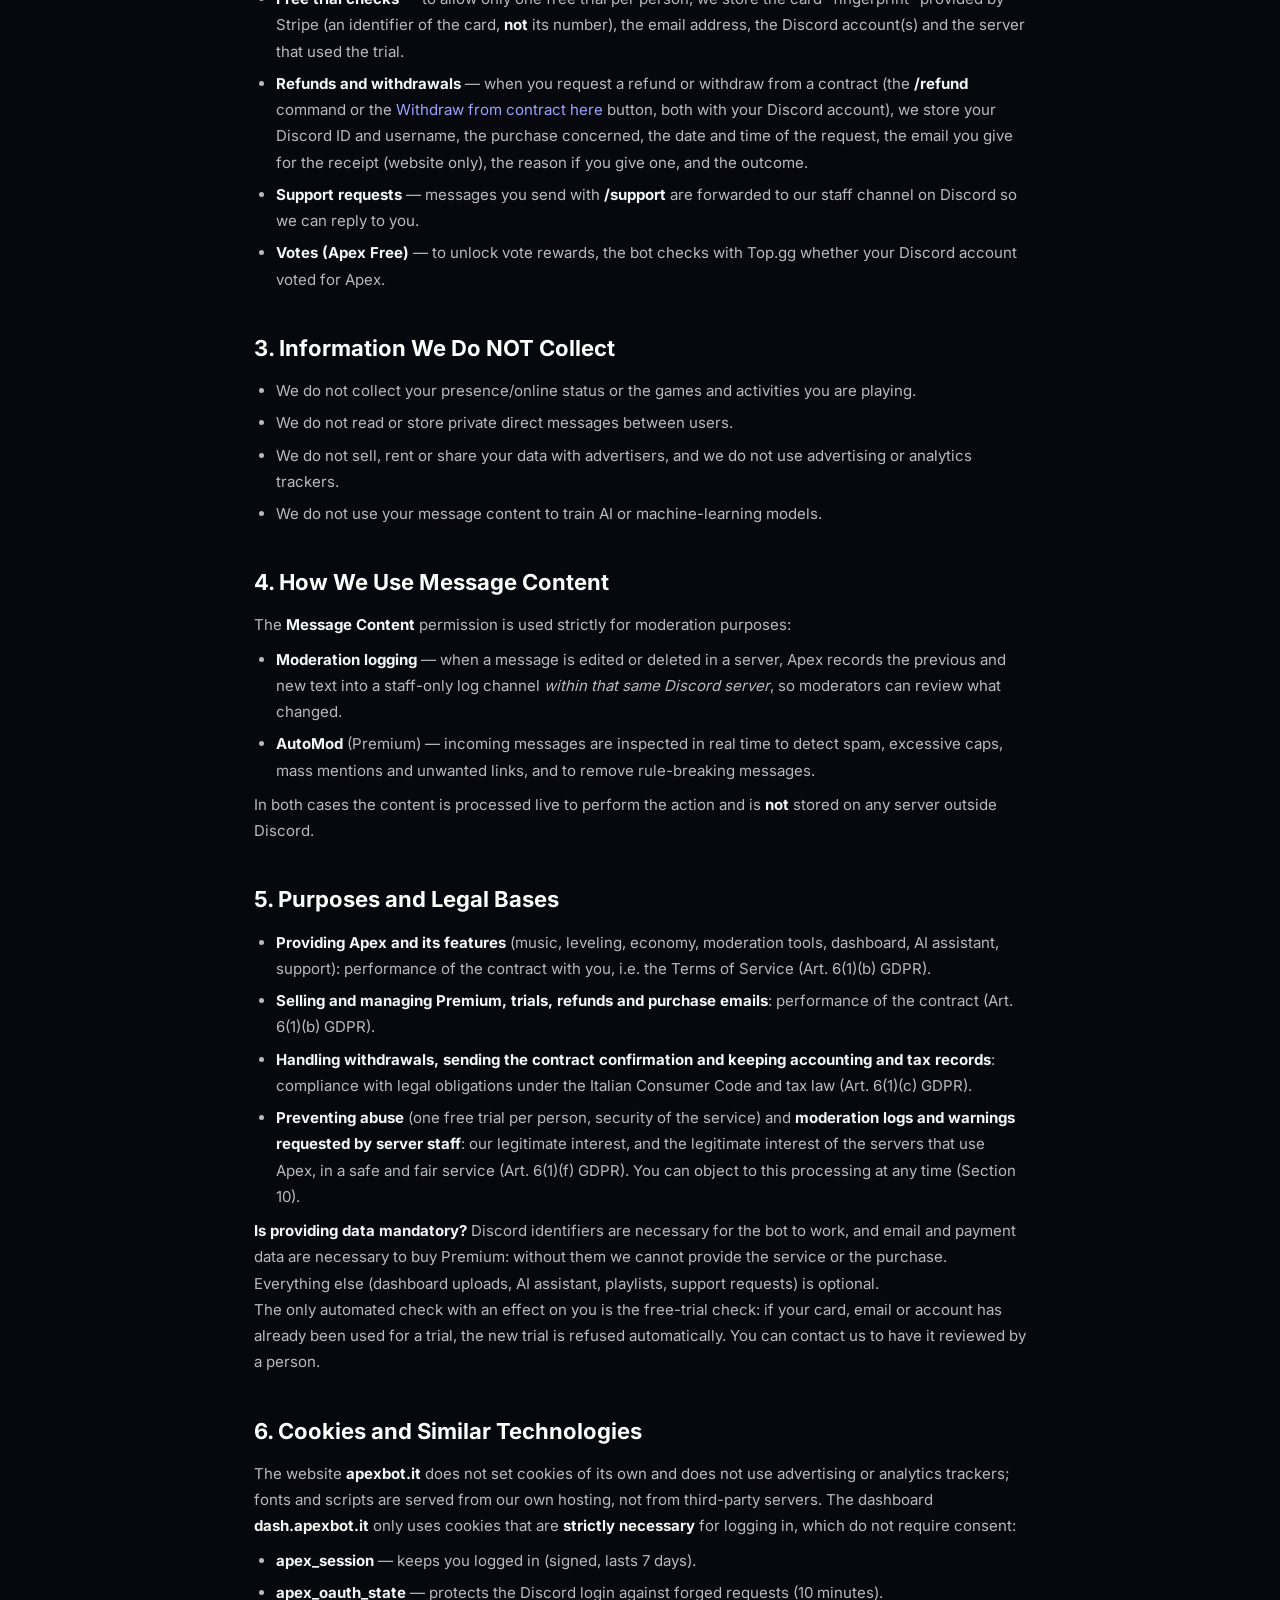
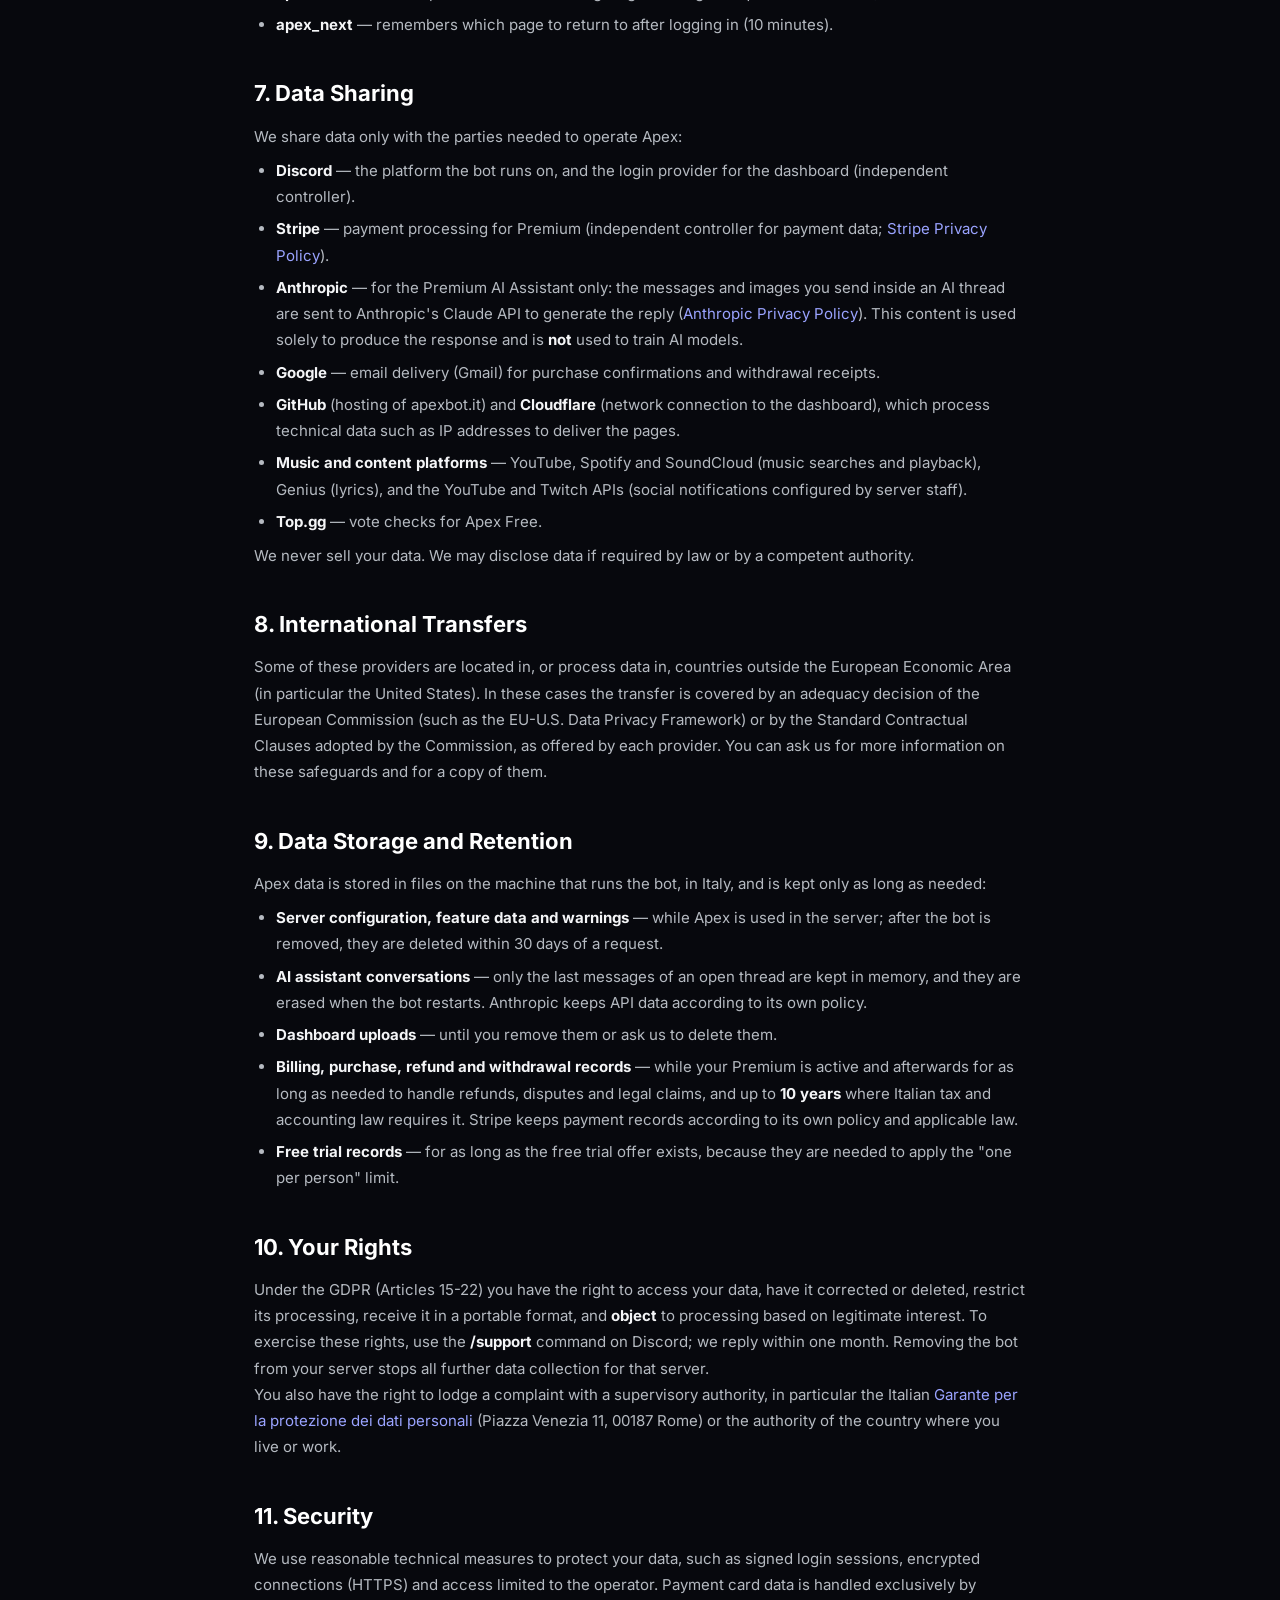
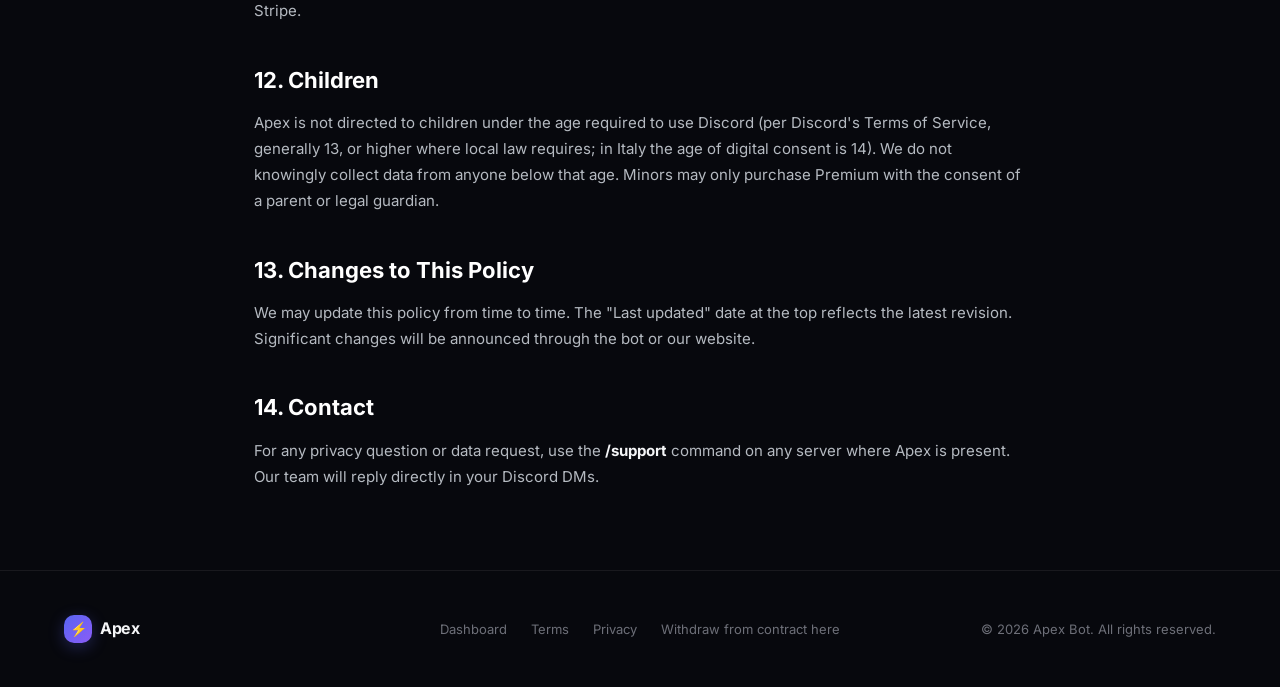
<file: privacy.html>
<!DOCTYPE html>
<html lang="en">
<head>
    <meta charset="UTF-8">
    <meta name="viewport" content="width=device-width, initial-scale=1.0">
    <title>Privacy Policy — Apex Bot</title>
    <link rel="icon" type="image/png" sizes="32x32" href="favicon-32.png">
    <link rel="icon" type="image/png" sizes="16x16" href="favicon-16.png">
    <link rel="apple-touch-icon" sizes="180x180" href="apple-touch-icon.png">
    <link rel="icon" type="image/png" sizes="512x512" href="favicon-512.png">
    <link rel="stylesheet" href="fonts/inter.css">
    <link rel="stylesheet" href="style.css">
    <style>
        .legal {
            max-width: 820px;
            margin: 0 auto;
            padding: 130px 24px 80px;
        }
        .legal h1 {
            font-size: clamp(32px, 5vw, 46px);
            font-weight: 800;
            letter-spacing: -0.03em;
            margin-bottom: 8px;
        }
        .legal .updated {
            color: var(--text-muted);
            font-size: 14px;
            margin-bottom: 40px;
        }
        .legal h2 {
            font-size: 22px;
            font-weight: 700;
            margin: 38px 0 12px;
            color: #fff;
        }
        .legal p, .legal li {
            color: var(--text-secondary);
            font-size: 15px;
            line-height: 1.75;
        }
        .legal ul {
            margin: 8px 0 8px 22px;
        }
        .legal li {
            margin-bottom: 6px;
        }
        .legal strong {
            color: var(--text-primary);
        }
        .legal a {
            color: #9aa3ff;
        }
        .legal .intro {
            background:
                linear-gradient(var(--bg-card), var(--bg-card)) padding-box,
                linear-gradient(135deg, var(--accent), var(--accent-2)) border-box;
            border: 1px solid transparent;
            box-shadow: 0 0 14px rgba(88, 101, 242, 0.22), 0 0 28px rgba(139, 92, 246, 0.12);
            border-radius: var(--radius-lg);
            padding: 20px 24px;
            margin-bottom: 8px;
        }
        .back-home {
            display: inline-block;
            margin-bottom: 28px;
            color: var(--text-secondary);
            font-size: 14px;
            font-weight: 500;
        }
        .back-home:hover { color: var(--text-primary); }
        .legal ol {
            margin: 8px 0 8px 22px;
        }
        .wd-start { margin: 28px 0 8px; }
        .wd-big { font-size: 16px; padding: 14px 22px; }
        .wd-form { margin-top: 24px; display: grid; gap: 14px; }
        .wd-form label { display: grid; gap: 6px; color: var(--text-primary); font-size: 14px; font-weight: 600; }
        .wd-form input, .wd-form select, .wd-form textarea {
            font: inherit; font-weight: 400; color: var(--text-primary);
            background: var(--bg-card); border: 1px solid var(--border);
            border-radius: 10px; padding: 11px 13px;
        }
        .wd-form input:focus, .wd-form select:focus, .wd-form textarea:focus { outline: 2px solid #9aa3ff; outline-offset: 1px; }
        .wd-note { font-style: italic; }
        .wd-form[hidden], .wd-done[hidden], .wd-start[hidden], .wd-err[hidden] { display: none; }
        .legal .intro p + p { margin-top: 10px; }
        .wd-err { color: #ff8a8a !important; font-weight: 600; }
        .wd-done {
            margin-top: 24px; padding: 20px 24px; border-radius: var(--radius-lg);
            background: var(--bg-card); border: 1px solid #57F287;
        }
    </style>
</head>
<body>
    <!-- Navbar -->
    <nav class="navbar">
        <div class="nav-container">
            <div class="nav-left">
                <a href="index.html" class="nav-brand">
                    <img class="brand-logo" src="apple-touch-icon.png" alt="">
                    <span class="brand-name">Apex</span>
                </a>
                <a id="navLogin" href="https://dash.apexbot.it/login?next=https://apexbot.it/" class="nav-login">
                    <svg width="16" height="12" viewBox="0 0 71 55" fill="currentColor" aria-hidden="true"><path d="M60.1 4.9A58.5 58.5 0 0 0 45.5.4l-.7 1.5a54 54 0 0 1 13 4 39 39 0 0 0-33.6 0 54 54 0 0 1 13-4L36.5.4A58.5 58.5 0 0 0 10.9 4.9C2.8 17 .6 28.8 1.7 40.5a59 59 0 0 0 18 9.1l1.7-2.4a39 39 0 0 1-6.1-2.9l1.5-1.2a42 42 0 0 0 35.6 0l1.5 1.2a38 38 0 0 1-6.1 2.9l1.7 2.4a59 59 0 0 0 18-9.1c1.3-13.5-2.2-25.2-9-35.6ZM24 33.3c-3.5 0-6.4-3.2-6.4-7.2s2.8-7.3 6.4-7.3 6.5 3.3 6.4 7.3c0 4-2.8 7.2-6.4 7.2Zm23.6 0c-3.5 0-6.4-3.2-6.4-7.2s2.8-7.3 6.4-7.3 6.5 3.3 6.4 7.3c0 4-2.8 7.2-6.4 7.2Z"/></svg>
                    <span>Login</span>
                </a>
            </div>
            <div class="nav-links" id="navLinks">
                <a href="index.html#features">Features</a>
                <a href="index.html#pricing">Pricing</a>
                <a href="index.html#faq">FAQ</a>
                <a href="index.html#support">Support</a>
                <a href="https://dash.apexbot.it" class="nav-links-dash">Dashboard</a>
            </div>
            <div class="nav-actions">
                <a href="https://dash.apexbot.it" class="nav-dash"><span class="nav-dash-ico">⚡</span> Dashboard</a>
                <button class="nav-toggle" id="navToggle" aria-label="Menu" aria-expanded="false">
                    <span></span><span></span><span></span>
                </button>
            </div>
        </div>
    </nav>

    <section class="legal">
        <a href="index.html" class="back-home">← Back to home</a>
        <h1>Privacy Policy</h1>
        <p class="updated">Last updated: 25 September 2026 · <a href="privacy-it.html">Versione italiana</a></p>

        <div class="intro">
            <p>This Privacy Policy applies to <strong>all</strong> Apex Discord bots — <strong>Apex 1</strong> (main), <strong>Apex 2</strong> and <strong>Apex 3</strong> (music), and <strong>Apex Free</strong> (also shown as Apex 0) — to the website <strong>apexbot.it</strong> and to the dashboard <strong>dash.apexbot.it</strong>, collectively "Apex", "we", "the bot". It explains what information we collect, why, on which legal basis, how long we keep it and the rights you have, as required by Article 13 of the EU General Data Protection Regulation (GDPR) and by the Italian Privacy Code (Legislative Decree 196/2003).</p>
        </div>

        <h2>1. Data Controller</h2>
        <p>The data controller is <strong>Federico Rocco, Rome (RM), Italy</strong>, operator of Apex. For any privacy question or request, use the <strong>/support</strong> command on any server where Apex is present (email: apexbotsupport@gmail.com). We have not appointed a Data Protection Officer, as it is not required for our activity.</p>

        <h2>2. Information We Collect</h2>
        <p>Apex only collects the data needed to provide its features:</p>
        <ul>
            <li><strong>Discord identifiers</strong> — user IDs, server (guild) IDs, channel IDs and role IDs, used to store per-server configuration and per-user features.</li>
            <li><strong>Server configuration</strong> — settings you set with commands or the dashboard (e.g. music role, level-up channel, AutoMod options, welcome settings, custom commands and automations).</li>
            <li><strong>Feature data</strong> — XP and levels, economy balances and inventories, custom playlists (titles and links), giveaway entries, ticket settings, temporary voice channels and reaction-role mappings.</li>
            <li><strong>Moderation data</strong> — warnings issued by a server's moderators (the warned user's ID, the reason written by the moderator and the date), stored for that server.</li>
            <li><strong>Message content</strong> — read in real time only to power moderation features (see Section 4). Apex does <strong>not</strong> store the content of regular messages in a database.</li>
            <li><strong>Server activity logs (optional)</strong> — if a server enables the logging feature, Apex records moderation-relevant events (member joins and leaves, bans, voice-channel activity, and role/channel changes) into a staff-only log channel within that same server.</li>
            <li><strong>Dashboard login</strong> — when you log in with Discord, we receive your Discord user ID, username, avatar and the list of servers you are in (Discord OAuth2 scopes "identify" and "guilds"), to show you the servers you can manage.</li>
            <li><strong>Uploaded files</strong> — images you upload through the dashboard (for example for welcome messages). They are stored on our server and reachable by anyone who has their link.</li>
            <li><strong>AI Assistant (Premium)</strong> — if you choose to chat with the optional AI assistant inside a private thread, the messages and any images you send in that thread are processed by a third-party AI provider (Anthropic) to generate the replies. See Section 7.</li>
            <li><strong>Music requests</strong> — the searches and links you ask the bot to play are sent to the music platforms to find and stream the audio.</li>
            <li><strong>Billing information</strong> — for purchases, payment is handled by Stripe. We receive your email address, your Stripe customer and subscription IDs, the plan, the purchase date and the subscription status, and we record which servers the Premium bots were added to. Card details are processed by Stripe and never reach us.</li>
            <li><strong>Free trial checks</strong> — to allow only one free trial per person, we store the card "fingerprint" provided by Stripe (an identifier of the card, <strong>not</strong> its number), the email address, the Discord account(s) and the server that used the trial.</li>
            <li><strong>Refunds and withdrawals</strong> — when you request a refund or withdraw from a contract (the <strong>/refund</strong> command or the <a href="withdraw.html">Withdraw from contract here</a> button, both with your Discord account), we store your Discord ID and username, the purchase concerned, the date and time of the request, the email you give for the receipt (website only), the reason if you give one, and the outcome.</li>
            <li><strong>Support requests</strong> — messages you send with <strong>/support</strong> are forwarded to our staff channel on Discord so we can reply to you.</li>
            <li><strong>Votes (Apex Free)</strong> — to unlock vote rewards, the bot checks with Top.gg whether your Discord account voted for Apex.</li>
        </ul>

        <h2>3. Information We Do NOT Collect</h2>
        <ul>
            <li>We do not collect your presence/online status or the games and activities you are playing.</li>
            <li>We do not read or store private direct messages between users.</li>
            <li>We do not sell, rent or share your data with advertisers, and we do not use advertising or analytics trackers.</li>
            <li>We do not use your message content to train AI or machine-learning models.</li>
        </ul>

        <h2>4. How We Use Message Content</h2>
        <p>The <strong>Message Content</strong> permission is used strictly for moderation purposes:</p>
        <ul>
            <li><strong>Moderation logging</strong> — when a message is edited or deleted in a server, Apex records the previous and new text into a staff-only log channel <em>within that same Discord server</em>, so moderators can review what changed.</li>
            <li><strong>AutoMod</strong> (Premium) — incoming messages are inspected in real time to detect spam, excessive caps, mass mentions and unwanted links, and to remove rule-breaking messages.</li>
        </ul>
        <p>In both cases the content is processed live to perform the action and is <strong>not</strong> stored on any server outside Discord.</p>

        <h2>5. Purposes and Legal Bases</h2>
        <ul>
            <li><strong>Providing Apex and its features</strong> (music, leveling, economy, moderation tools, dashboard, AI assistant, support): performance of the contract with you, i.e. the Terms of Service (Art. 6(1)(b) GDPR).</li>
            <li><strong>Selling and managing Premium, trials, refunds and purchase emails</strong>: performance of the contract (Art. 6(1)(b) GDPR).</li>
            <li><strong>Handling withdrawals, sending the contract confirmation and keeping accounting and tax records</strong>: compliance with legal obligations under the Italian Consumer Code and tax law (Art. 6(1)(c) GDPR).</li>
            <li><strong>Preventing abuse</strong> (one free trial per person, security of the service) and <strong>moderation logs and warnings requested by server staff</strong>: our legitimate interest, and the legitimate interest of the servers that use Apex, in a safe and fair service (Art. 6(1)(f) GDPR). You can object to this processing at any time (Section 10).</li>
        </ul>
        <p><strong>Is providing data mandatory?</strong> Discord identifiers are necessary for the bot to work, and email and payment data are necessary to buy Premium: without them we cannot provide the service or the purchase. Everything else (dashboard uploads, AI assistant, playlists, support requests) is optional.</p>
        <p>The only automated check with an effect on you is the free-trial check: if your card, email or account has already been used for a trial, the new trial is refused automatically. You can contact us to have it reviewed by a person.</p>

        <h2>6. Cookies and Similar Technologies</h2>
        <p>The website <strong>apexbot.it</strong> does not set cookies of its own and does not use advertising or analytics trackers; fonts and scripts are served from our own hosting, not from third-party servers. The dashboard <strong>dash.apexbot.it</strong> only uses cookies that are <strong>strictly necessary</strong> for logging in, which do not require consent:</p>
        <ul>
            <li><strong>apex_session</strong> — keeps you logged in (signed, lasts 7 days).</li>
            <li><strong>apex_oauth_state</strong> — protects the Discord login against forged requests (10 minutes).</li>
            <li><strong>apex_next</strong> — remembers which page to return to after logging in (10 minutes).</li>
        </ul>

        <h2>7. Data Sharing</h2>
        <p>We share data only with the parties needed to operate Apex:</p>
        <ul>
            <li><strong>Discord</strong> — the platform the bot runs on, and the login provider for the dashboard (independent controller).</li>
            <li><strong>Stripe</strong> — payment processing for Premium (independent controller for payment data; <a href="https://stripe.com/privacy" target="_blank" rel="noopener">Stripe Privacy Policy</a>).</li>
            <li><strong>Anthropic</strong> — for the Premium AI Assistant only: the messages and images you send inside an AI thread are sent to Anthropic's Claude API to generate the reply (<a href="https://www.anthropic.com/legal/privacy" target="_blank" rel="noopener">Anthropic Privacy Policy</a>). This content is used solely to produce the response and is <strong>not</strong> used to train AI models.</li>
            <li><strong>Google</strong> — email delivery (Gmail) for purchase confirmations and withdrawal receipts.</li>
            <li><strong>GitHub</strong> (hosting of apexbot.it) and <strong>Cloudflare</strong> (network connection to the dashboard), which process technical data such as IP addresses to deliver the pages.</li>
            <li><strong>Music and content platforms</strong> — YouTube, Spotify and SoundCloud (music searches and playback), Genius (lyrics), and the YouTube and Twitch APIs (social notifications configured by server staff).</li>
            <li><strong>Top.gg</strong> — vote checks for Apex Free.</li>
        </ul>
        <p>We never sell your data. We may disclose data if required by law or by a competent authority.</p>

        <h2>8. International Transfers</h2>
        <p>Some of these providers are located in, or process data in, countries outside the European Economic Area (in particular the United States). In these cases the transfer is covered by an adequacy decision of the European Commission (such as the EU-U.S. Data Privacy Framework) or by the Standard Contractual Clauses adopted by the Commission, as offered by each provider. You can ask us for more information on these safeguards and for a copy of them.</p>

        <h2>9. Data Storage and Retention</h2>
        <p>Apex data is stored in files on the machine that runs the bot, in Italy, and is kept only as long as needed:</p>
        <ul>
            <li><strong>Server configuration, feature data and warnings</strong> — while Apex is used in the server; after the bot is removed, they are deleted within 30 days of a request.</li>
            <li><strong>AI assistant conversations</strong> — only the last messages of an open thread are kept in memory, and they are erased when the bot restarts. Anthropic keeps API data according to its own policy.</li>
            <li><strong>Dashboard uploads</strong> — until you remove them or ask us to delete them.</li>
            <li><strong>Billing, purchase, refund and withdrawal records</strong> — while your Premium is active and afterwards for as long as needed to handle refunds, disputes and legal claims, and up to <strong>10 years</strong> where Italian tax and accounting law requires it. Stripe keeps payment records according to its own policy and applicable law.</li>
            <li><strong>Free trial records</strong> — for as long as the free trial offer exists, because they are needed to apply the "one per person" limit.</li>
        </ul>

        <h2>10. Your Rights</h2>
        <p>Under the GDPR (Articles 15-22) you have the right to access your data, have it corrected or deleted, restrict its processing, receive it in a portable format, and <strong>object</strong> to processing based on legitimate interest. To exercise these rights, use the <strong>/support</strong> command on Discord; we reply within one month. Removing the bot from your server stops all further data collection for that server.</p>
        <p>You also have the right to lodge a complaint with a supervisory authority, in particular the Italian <a href="https://www.garanteprivacy.it" target="_blank" rel="noopener">Garante per la protezione dei dati personali</a> (Piazza Venezia 11, 00187 Rome) or the authority of the country where you live or work.</p>

        <h2>11. Security</h2>
        <p>We use reasonable technical measures to protect your data, such as signed login sessions, encrypted connections (HTTPS) and access limited to the operator. Payment card data is handled exclusively by Stripe.</p>

        <h2>12. Children</h2>
        <p>Apex is not directed to children under the age required to use Discord (per Discord's Terms of Service, generally 13, or higher where local law requires; in Italy the age of digital consent is 14). We do not knowingly collect data from anyone below that age. Minors may only purchase Premium with the consent of a parent or legal guardian.</p>

        <h2>13. Changes to This Policy</h2>
        <p>We may update this policy from time to time. The "Last updated" date at the top reflects the latest revision. Significant changes will be announced through the bot or our website.</p>

        <h2>14. Contact</h2>
        <p>For any privacy question or data request, use the <strong>/support</strong> command on any server where Apex is present. Our team will reply directly in your Discord DMs.</p>
    </section>

    <!-- Footer -->
    <footer class="footer">
        <div class="footer-container">
            <div class="footer-brand">
                <div class="brand-icon">⚡</div>
                <span class="brand-name">Apex</span>
            </div>
            <div class="footer-links">
                <a href="https://dash.apexbot.it">Dashboard</a>
                <a href="terms.html">Terms</a>
                <a href="privacy.html">Privacy</a>
                <a href="withdraw.html">Withdraw from contract here</a>
            </div>
            <p class="footer-copy">&copy; 2026 Apex Bot. All rights reserved.</p>
        </div>
    </footer>

    <!-- Subscription drawer (slide-in da sinistra) -->
    <div id="subOverlay" class="sub-overlay"></div>
    <aside id="subDrawer" class="sub-drawer" aria-hidden="true" aria-label="Your subscription">
        <div class="sub-drawer-head">
            <span>Your subscription</span>
            <button id="subClose" class="sub-close" aria-label="Close">✕</button>
        </div>
        <div id="subBody" class="sub-body"></div>
    </aside>

    <script>
    const _nav = document.querySelector('.navbar');
    addEventListener('scroll', () => _nav.classList.toggle('scrolled', scrollY > 10), { passive: true });
    </script>
    <script>
    // Login condiviso col dashboard (mostra l'utente loggato)
    (function () {
        var DASH = 'https://dash.apexbot.it';
        var login = document.getElementById('navLogin');
        if (login) login.href = DASH + '/login?next=' + encodeURIComponent(location.href);
        fetch(DASH + '/api/me', { credentials: 'include' })
            .then(function (r) { return r.ok ? r.json() : null; })
            .then(function (d) {
                if (!d || !d.authenticated || !d.user || !login) return;
                var u = d.user;
                var chip = document.createElement('div');
                chip.className = 'nav-user';
                var av;
                if (u.avatar) {
                    av = document.createElement('img');
                    av.className = 'nav-user-av';
                    av.src = 'https://cdn.discordapp.com/avatars/' + u.uid + '/' + u.avatar + '.png?size=64';
                    av.alt = '';
                } else {
                    av = document.createElement('span');
                    av.className = 'nav-user-av nav-user-fallback';
                    av.textContent = (u.name || '?').slice(0, 1).toUpperCase();
                }
                var name = document.createElement('span');
                name.className = 'nav-user-name';
                name.textContent = u.name || 'Utente';
                var out = document.createElement('a');
                out.className = 'nav-user-logout';
                out.href = DASH + '/logout?next=' + encodeURIComponent(location.href);
                out.title = 'Esci';
                out.setAttribute('aria-label', 'Esci');
                out.innerHTML = '<svg width="16" height="16" viewBox="0 0 24 24" fill="none" stroke="currentColor" stroke-width="2" stroke-linecap="round" stroke-linejoin="round" aria-hidden="true"><path d="M9 21H5a2 2 0 0 1-2-2V5a2 2 0 0 1 2-2h4"/><polyline points="16 17 21 12 16 7"/><line x1="21" y1="12" x2="9" y2="12"/></svg>';
                chip.appendChild(av);
                chip.appendChild(name);
                chip.appendChild(out);
                av.style.cursor = 'pointer'; name.style.cursor = 'pointer';
                var openSub = function () { if (window.openSubDrawer) window.openSubDrawer(); };
                av.addEventListener('click', openSub);
                name.addEventListener('click', openSub);
                login.replaceWith(chip);
            })
            .catch(function () { });
    })();
    </script>
    <script>
    // Menu mobile (hamburger)
    (function () {
        var toggle = document.getElementById('navToggle');
        var cont = document.querySelector('.nav-container');
        var links = document.getElementById('navLinks');
        if (!toggle || !cont || !links) return;
        function close() { cont.classList.remove('menu-open'); toggle.setAttribute('aria-expanded', 'false'); }
        toggle.addEventListener('click', function (e) {
            e.stopPropagation();
            var open = cont.classList.toggle('menu-open');
            toggle.setAttribute('aria-expanded', open ? 'true' : 'false');
        });
        links.addEventListener('click', function (e) { if (e.target.closest('a')) close(); });
        document.addEventListener('click', function (e) {
            if (cont.classList.contains('menu-open') && !cont.contains(e.target)) close();
        });
        window.addEventListener('resize', function () { if (window.innerWidth > 860) close(); });
    })();
    </script>
    <script>
    // Drawer gestione abbonamento (cliccando sul nome profilo)
    (function () {
        var DASH = 'https://dash.apexbot.it';
        var overlay = document.getElementById('subOverlay');
        var drawer = document.getElementById('subDrawer');
        var body = document.getElementById('subBody');
        var closeBtn = document.getElementById('subClose');
        if (!overlay || !drawer || !body) return;
        function close() { overlay.classList.remove('open'); drawer.classList.remove('open'); drawer.setAttribute('aria-hidden', 'true'); }
        overlay.addEventListener('click', close);
        if (closeBtn) closeBtn.addEventListener('click', close);
        document.addEventListener('keydown', function (e) { if (e.key === 'Escape') close(); });
        function fmtDate(ts) { try { return new Date(ts * 1000).toLocaleDateString('en-GB', { day: 'numeric', month: 'long', year: 'numeric' }); } catch (e) { return ''; } }
        function render(d) {
            body.innerHTML = '';
            var card = document.createElement('div'); card.className = 'sub-card';
            if (!d || !d.active) {
                card.innerHTML = '<div class="sub-plan">No active plan</div><div class="sub-status">You don\'t have an active subscription.</div>';
                var a = document.createElement('a'); a.href = 'index.html#pricing'; a.textContent = 'See plans';
                a.className = 'btn btn-primary full-width'; a.style.marginTop = '16px';
                card.appendChild(a); body.appendChild(card); return;
            }
            if (d.plan === 'lifetime') {
                card.innerHTML = '<div class="sub-plan">Lifetime ✦</div><div class="sub-status">Lifetime access — there is nothing to renew or cancel.</div>';
                body.appendChild(card);
            } else {
                var st = d.cancel_at_period_end
                    ? ('Cancellation scheduled' + (d.period_end ? ' — access until ' + fmtDate(d.period_end) : '') + '. It will not renew.')
                    : ('Active' + (d.period_end ? ' — renews on ' + fmtDate(d.period_end) : '') + '.');
                card.innerHTML = '<div class="sub-plan">Premium (monthly)</div><div class="sub-status">' + st + '</div>';
                if (!d.cancel_at_period_end) {
                    var btn = document.createElement('button'); btn.className = 'sub-cancel-btn'; btn.textContent = 'Cancel subscription';
                    var confirming = false;
                    btn.addEventListener('click', function () {
                        if (!confirming) { confirming = true; btn.textContent = 'Click again to confirm cancellation'; return; }
                        btn.disabled = true; btn.textContent = 'Cancelling…';
                        fetch(DASH + '/api/cancel-subscription', { method: 'POST', credentials: 'include' })
                            .then(function (r) { return r.ok; })
                            .then(function (ok) {
                                if (ok) { d.cancel_at_period_end = true; render(d); }
                                else { btn.disabled = false; btn.textContent = 'Cancel failed — try again'; }
                            })
                            .catch(function () { btn.disabled = false; btn.textContent = 'Cancel failed — try again'; });
                    });
                    card.appendChild(btn);
                } else {
                    var rbtn = document.createElement('button'); rbtn.className = 'sub-reactivate-btn'; rbtn.textContent = 'Reactivate subscription';
                    rbtn.addEventListener('click', function () {
                        rbtn.disabled = true; rbtn.textContent = 'Reactivating…';
                        fetch(DASH + '/api/reactivate-subscription', { method: 'POST', credentials: 'include' })
                            .then(function (r) { return r.ok; })
                            .then(function (ok) {
                                if (ok) { d.cancel_at_period_end = false; render(d); }
                                else { rbtn.disabled = false; rbtn.textContent = 'Failed — try again'; }
                            })
                            .catch(function () { rbtn.disabled = false; rbtn.textContent = 'Failed — try again'; });
                    });
                    card.appendChild(rbtn);
                }
                body.appendChild(card);
            }
            if (d.portal_url) {
                var p = document.createElement('a');
                p.href = d.portal_url; p.target = '_blank'; p.rel = 'noopener'; p.className = 'sub-link';
                p.textContent = 'Invoices & payment method (Stripe) →';
                body.appendChild(p);
            }
            var wd = document.createElement('a');
            wd.href = 'withdraw.html'; wd.className = 'sub-link';
            wd.textContent = 'Withdraw from contract here (within 14 days) →';
            body.appendChild(wd);
        }
        window.openSubDrawer = function () {
            overlay.classList.add('open'); drawer.classList.add('open'); drawer.setAttribute('aria-hidden', 'false');
            body.innerHTML = '<div class="sub-status">Loading…</div>';
            fetch(DASH + '/api/subscription', { credentials: 'include' })
                .then(function (r) { return r.ok ? r.json() : null; })
                .then(render)
                .catch(function () { body.innerHTML = '<div class="sub-status">Error loading subscription.</div>'; });
        };
    })();
    </script>
</body>
</html>
</file>
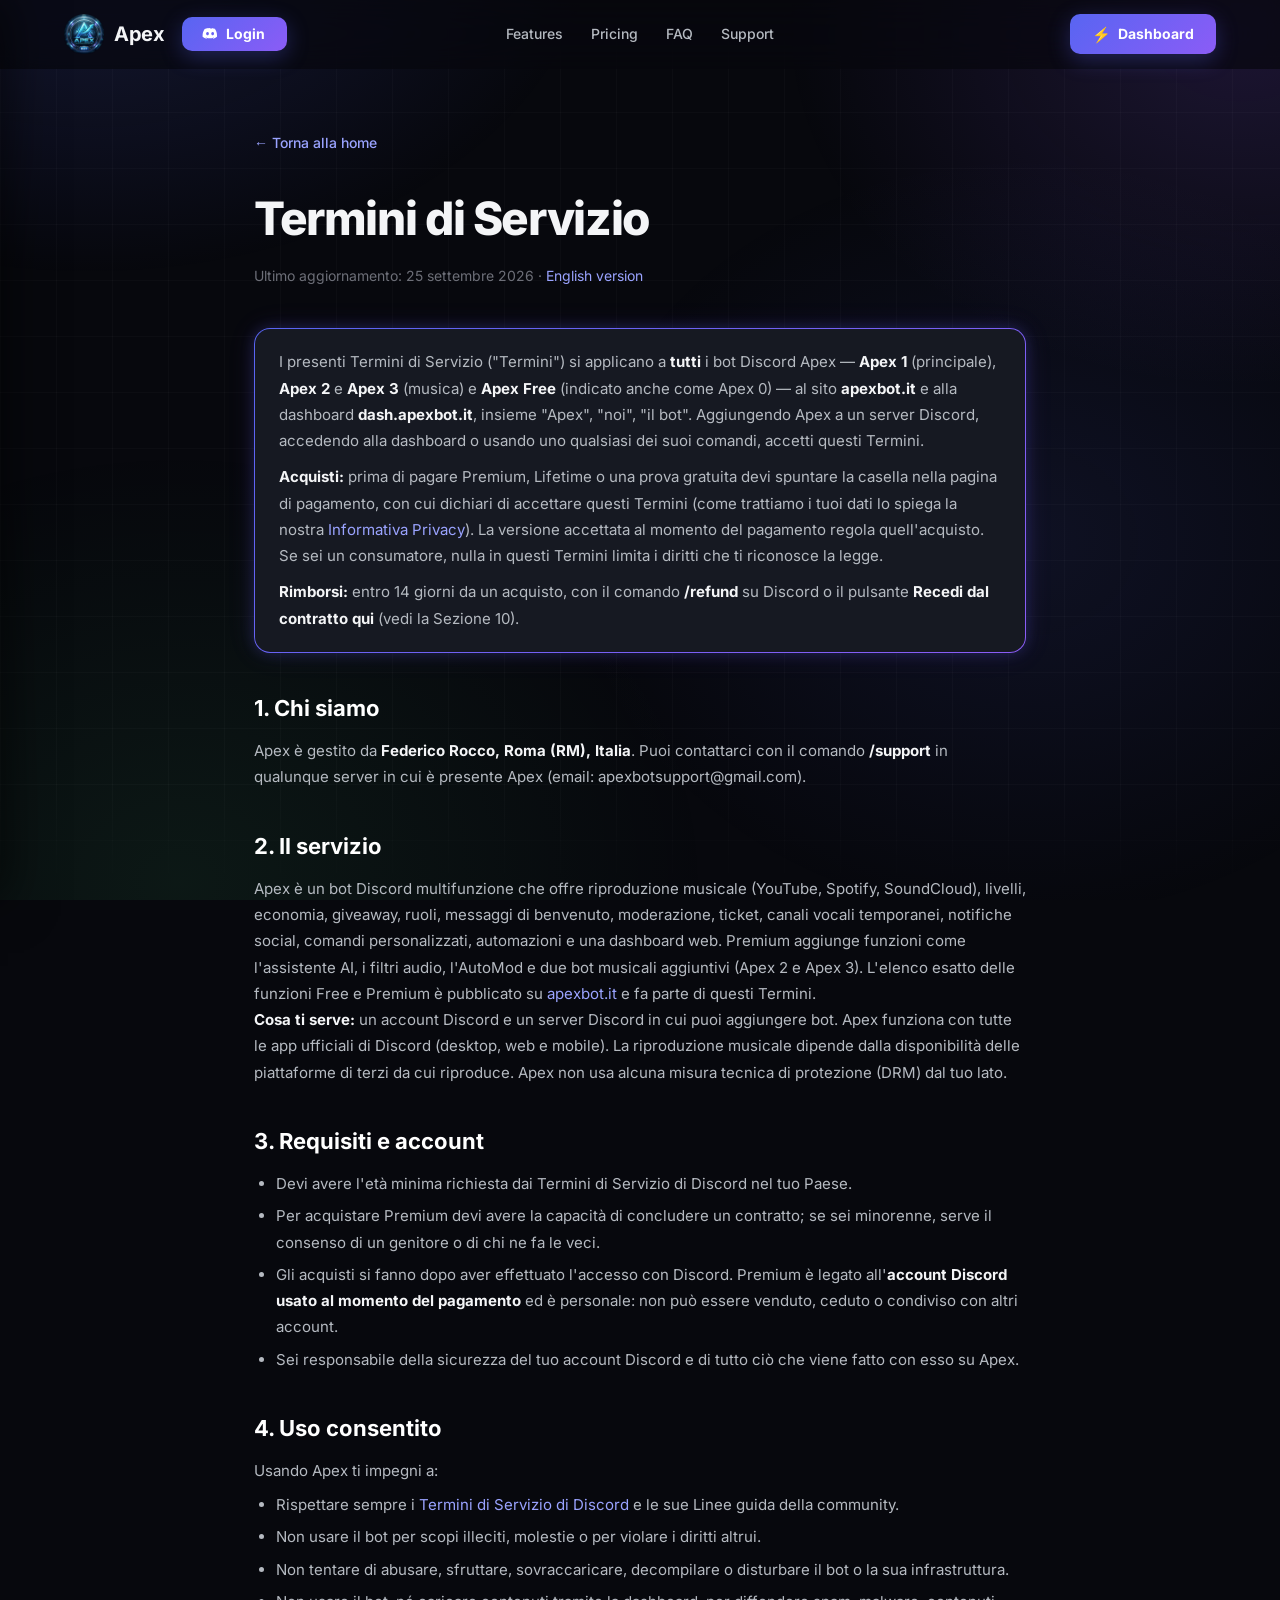
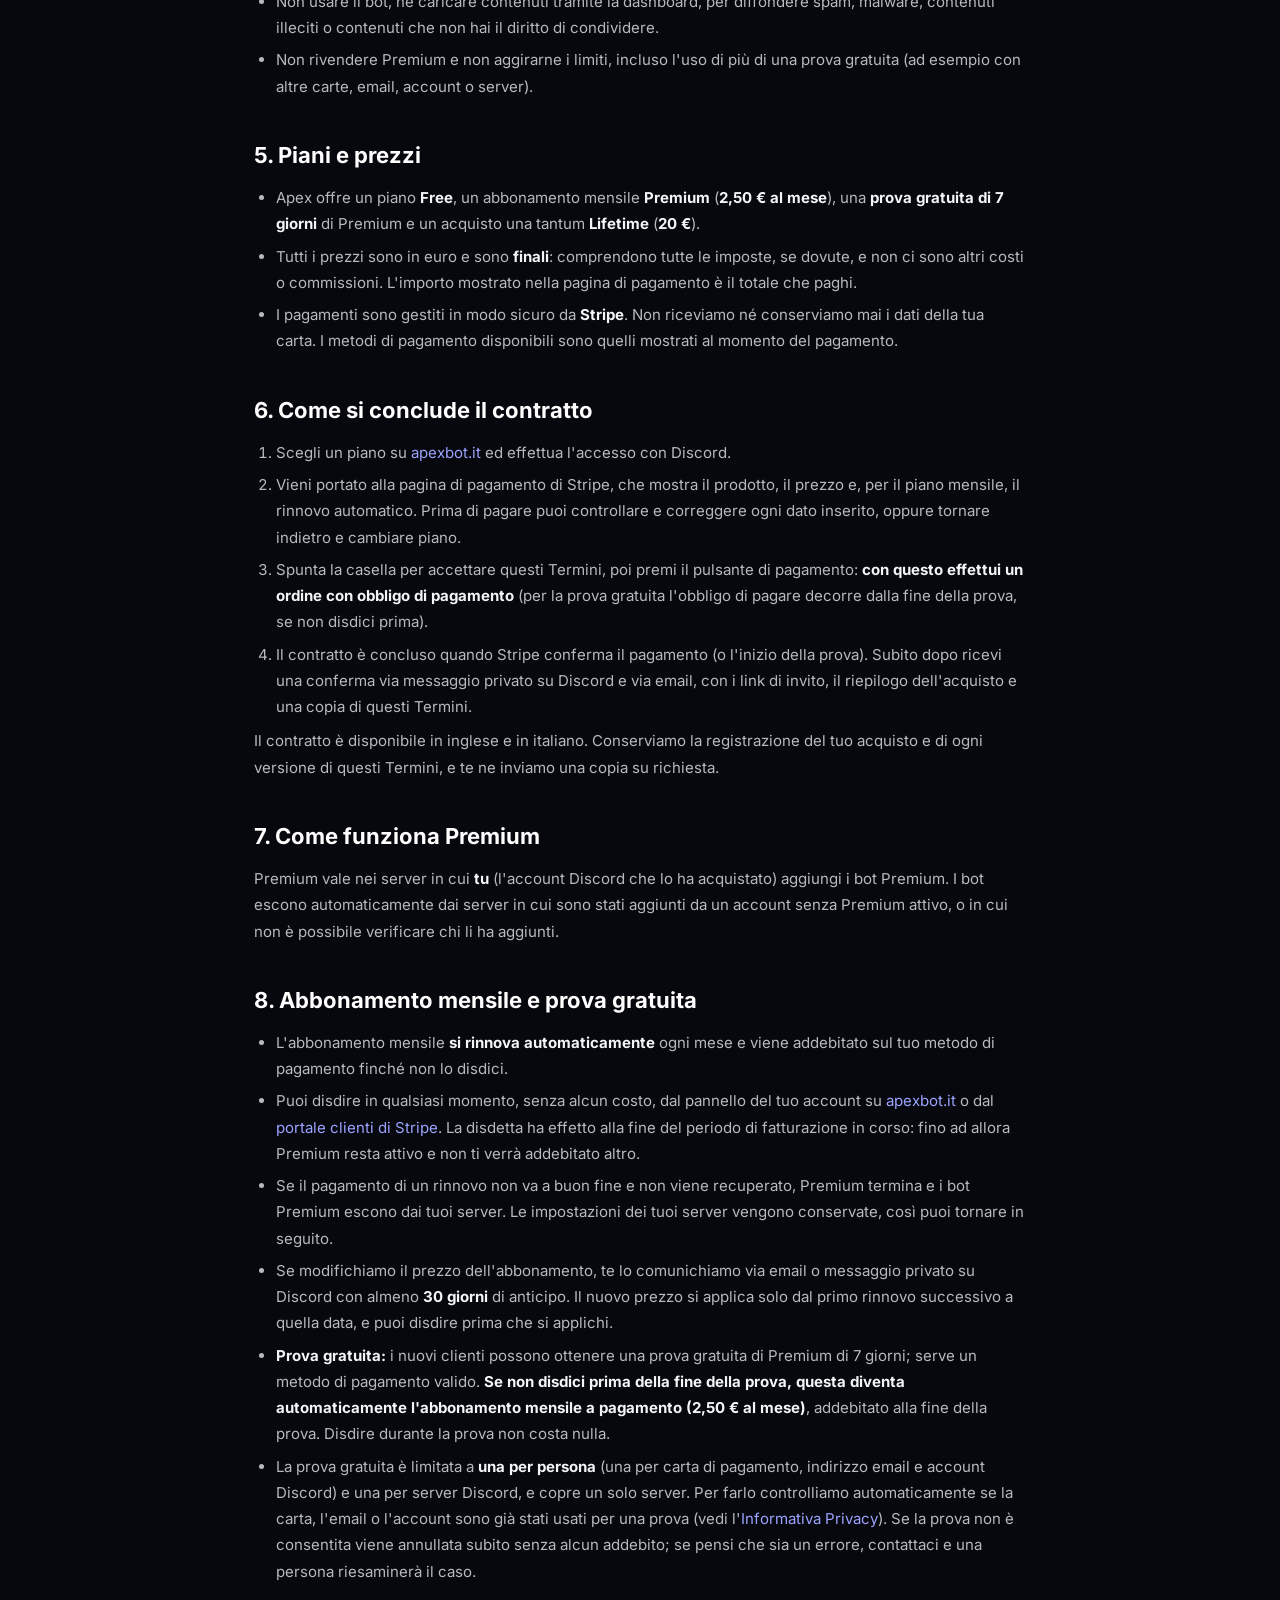
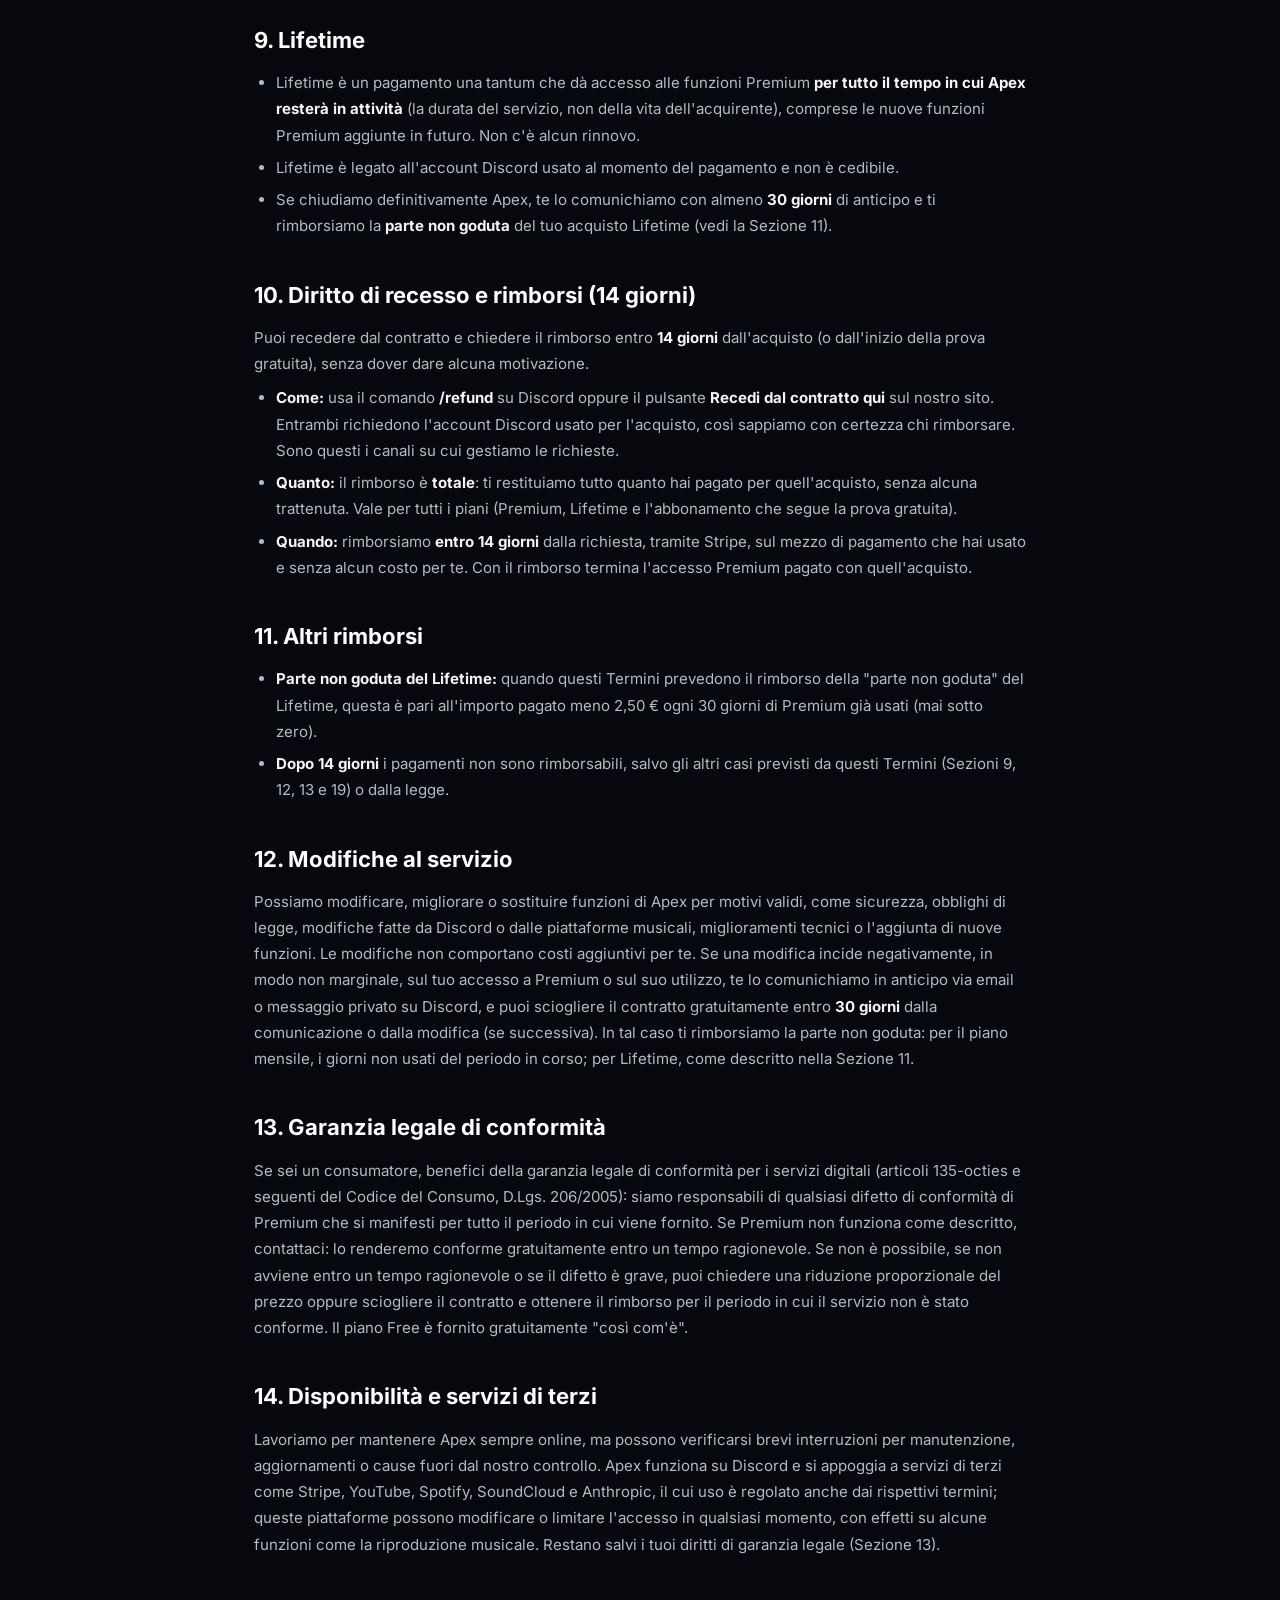
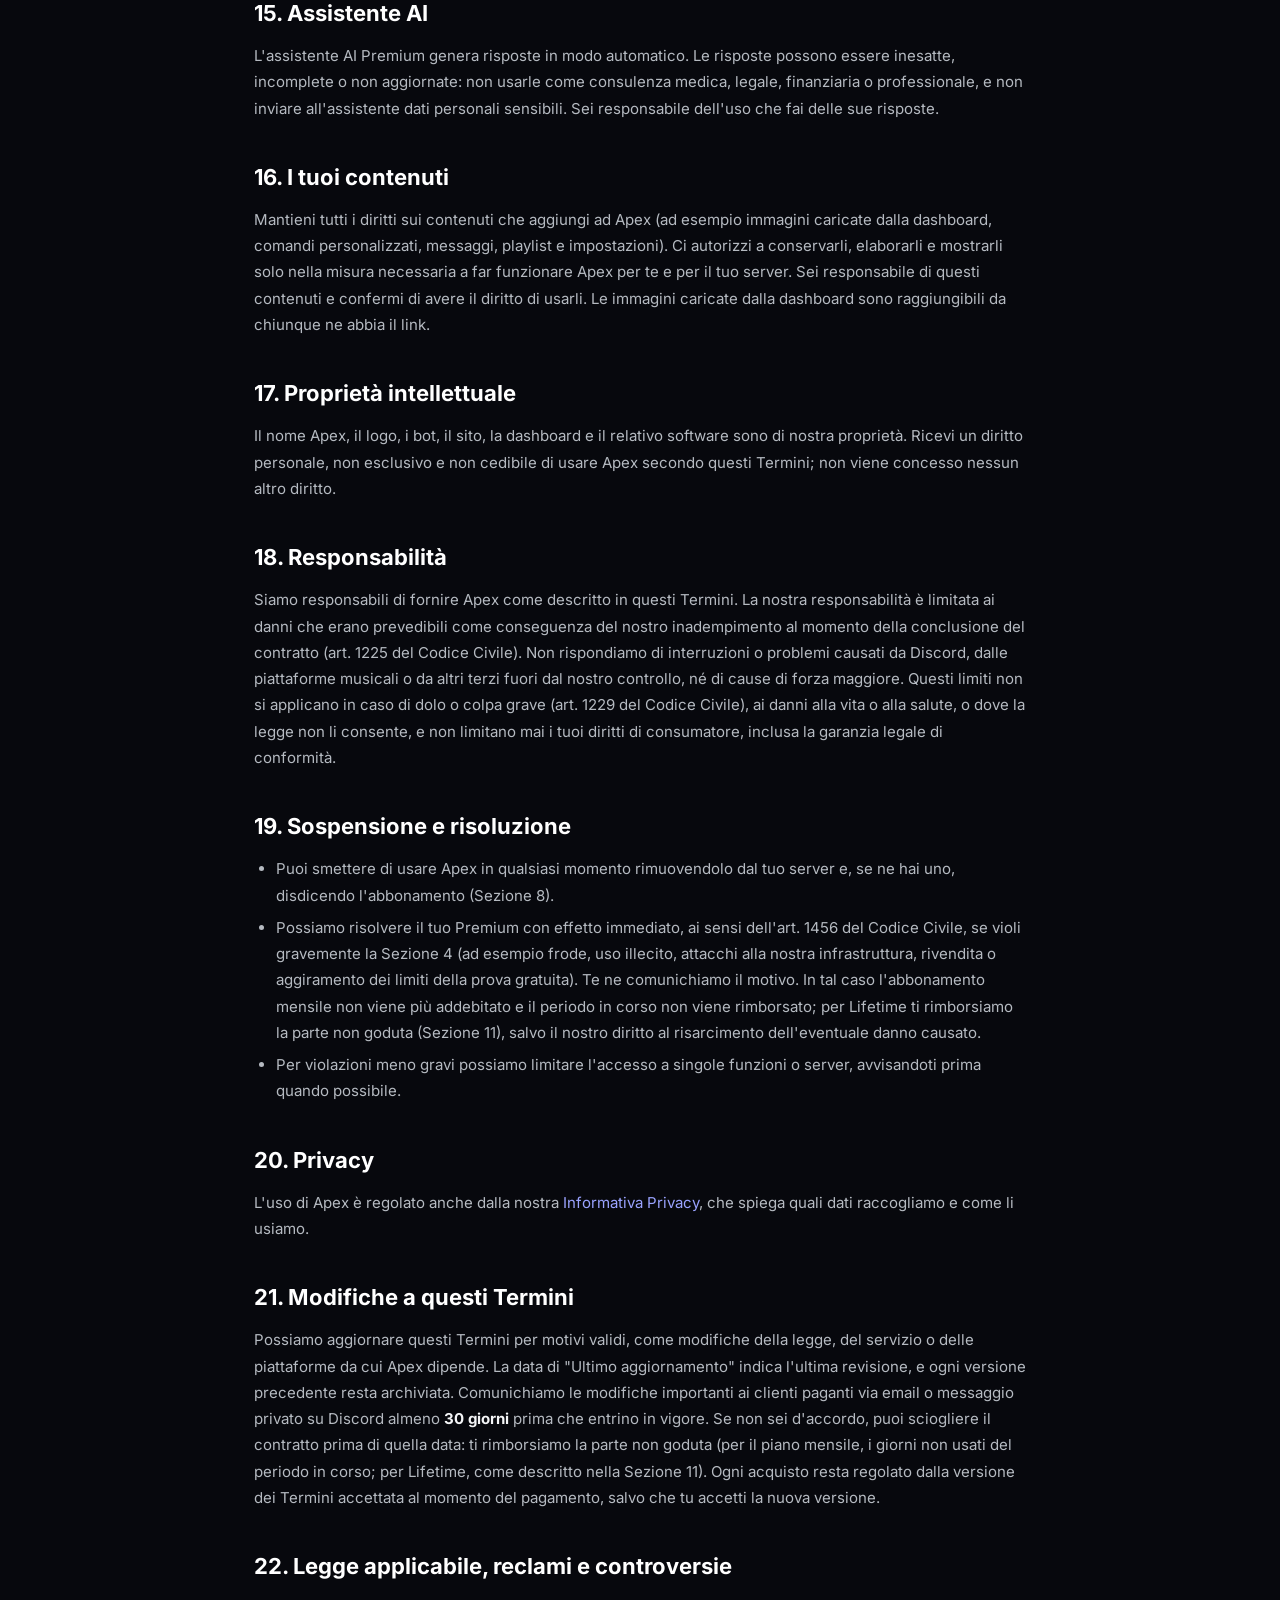
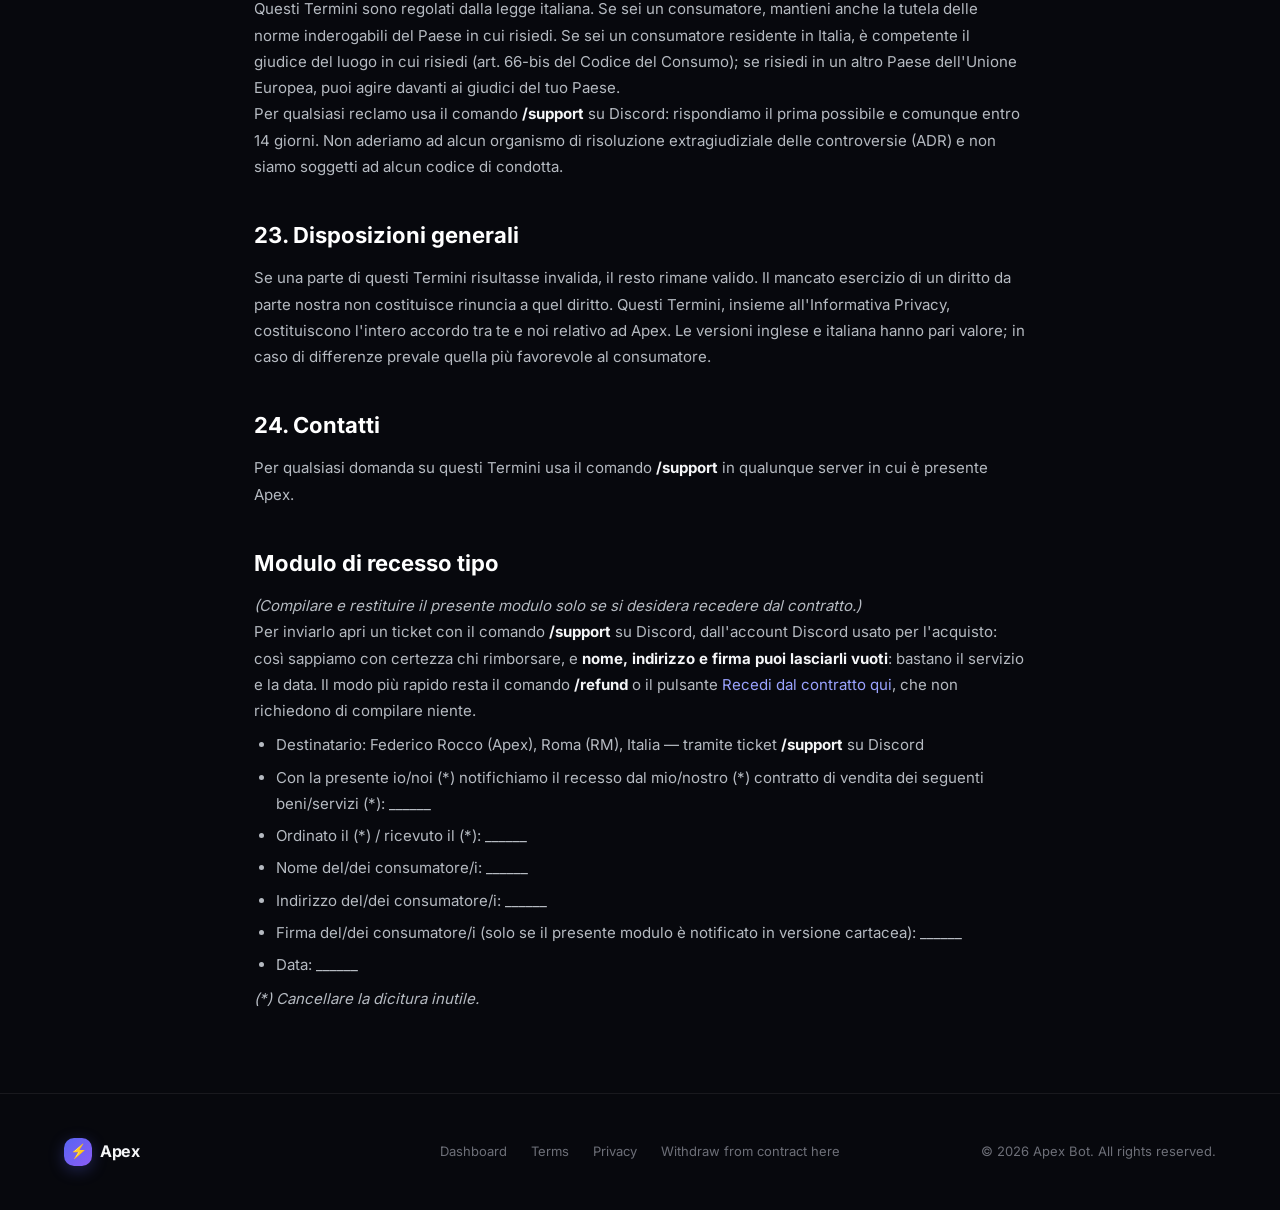
<file: terms-it.html>
<!DOCTYPE html>
<html lang="it">
<head>
    <meta charset="UTF-8">
    <meta name="viewport" content="width=device-width, initial-scale=1.0">
    <title>Termini di Servizio — Apex Bot</title>
    <link rel="icon" type="image/png" sizes="32x32" href="favicon-32.png">
    <link rel="icon" type="image/png" sizes="16x16" href="favicon-16.png">
    <link rel="apple-touch-icon" sizes="180x180" href="apple-touch-icon.png">
    <link rel="icon" type="image/png" sizes="512x512" href="favicon-512.png">
    <link rel="stylesheet" href="fonts/inter.css">
    <link rel="stylesheet" href="style.css">
    <style>
        .legal {
            max-width: 820px;
            margin: 0 auto;
            padding: 130px 24px 80px;
        }
        .legal h1 {
            font-size: clamp(32px, 5vw, 46px);
            font-weight: 800;
            letter-spacing: -0.03em;
            margin-bottom: 8px;
        }
        .legal .updated {
            color: var(--text-muted);
            font-size: 14px;
            margin-bottom: 40px;
        }
        .legal h2 {
            font-size: 22px;
            font-weight: 700;
            margin: 38px 0 12px;
            color: #fff;
        }
        .legal p, .legal li {
            color: var(--text-secondary);
            font-size: 15px;
            line-height: 1.75;
        }
        .legal ul {
            margin: 8px 0 8px 22px;
        }
        .legal li {
            margin-bottom: 6px;
        }
        .legal strong {
            color: var(--text-primary);
        }
        .legal a {
            color: #9aa3ff;
        }
        .legal .intro {
            background:
                linear-gradient(var(--bg-card), var(--bg-card)) padding-box,
                linear-gradient(135deg, var(--accent), var(--accent-2)) border-box;
            border: 1px solid transparent;
            box-shadow: 0 0 14px rgba(88, 101, 242, 0.22), 0 0 28px rgba(139, 92, 246, 0.12);
            border-radius: var(--radius-lg);
            padding: 20px 24px;
            margin-bottom: 8px;
        }
        .back-home {
            display: inline-block;
            margin-bottom: 28px;
            color: var(--text-secondary);
            font-size: 14px;
            font-weight: 500;
        }
        .back-home:hover { color: var(--text-primary); }
        .legal ol {
            margin: 8px 0 8px 22px;
        }
        .wd-start { margin: 28px 0 8px; }
        .wd-big { font-size: 16px; padding: 14px 22px; }
        .wd-form { margin-top: 24px; display: grid; gap: 14px; }
        .wd-form label { display: grid; gap: 6px; color: var(--text-primary); font-size: 14px; font-weight: 600; }
        .wd-form input, .wd-form select, .wd-form textarea {
            font: inherit; font-weight: 400; color: var(--text-primary);
            background: var(--bg-card); border: 1px solid var(--border);
            border-radius: 10px; padding: 11px 13px;
        }
        .wd-form input:focus, .wd-form select:focus, .wd-form textarea:focus { outline: 2px solid #9aa3ff; outline-offset: 1px; }
        .wd-note { font-style: italic; }
        .wd-form[hidden], .wd-done[hidden], .wd-start[hidden], .wd-err[hidden] { display: none; }
        .legal .intro p + p { margin-top: 10px; }
        .wd-err { color: #ff8a8a !important; font-weight: 600; }
        .wd-done {
            margin-top: 24px; padding: 20px 24px; border-radius: var(--radius-lg);
            background: var(--bg-card); border: 1px solid #57F287;
        }
    </style>
</head>
<body>
    <!-- Navbar -->
    <nav class="navbar">
        <div class="nav-container">
            <div class="nav-left">
                <a href="index.html" class="nav-brand">
                    <img class="brand-logo" src="apple-touch-icon.png" alt="">
                    <span class="brand-name">Apex</span>
                </a>
                <a id="navLogin" href="https://dash.apexbot.it/login?next=https://apexbot.it/" class="nav-login">
                    <svg width="16" height="12" viewBox="0 0 71 55" fill="currentColor" aria-hidden="true"><path d="M60.1 4.9A58.5 58.5 0 0 0 45.5.4l-.7 1.5a54 54 0 0 1 13 4 39 39 0 0 0-33.6 0 54 54 0 0 1 13-4L36.5.4A58.5 58.5 0 0 0 10.9 4.9C2.8 17 .6 28.8 1.7 40.5a59 59 0 0 0 18 9.1l1.7-2.4a39 39 0 0 1-6.1-2.9l1.5-1.2a42 42 0 0 0 35.6 0l1.5 1.2a38 38 0 0 1-6.1 2.9l1.7 2.4a59 59 0 0 0 18-9.1c1.3-13.5-2.2-25.2-9-35.6ZM24 33.3c-3.5 0-6.4-3.2-6.4-7.2s2.8-7.3 6.4-7.3 6.5 3.3 6.4 7.3c0 4-2.8 7.2-6.4 7.2Zm23.6 0c-3.5 0-6.4-3.2-6.4-7.2s2.8-7.3 6.4-7.3 6.5 3.3 6.4 7.3c0 4-2.8 7.2-6.4 7.2Z"/></svg>
                    <span>Login</span>
                </a>
            </div>
            <div class="nav-links" id="navLinks">
                <a href="index.html#features">Features</a>
                <a href="index.html#pricing">Pricing</a>
                <a href="index.html#faq">FAQ</a>
                <a href="index.html#support">Support</a>
                <a href="https://dash.apexbot.it" class="nav-links-dash">Dashboard</a>
            </div>
            <div class="nav-actions">
                <a href="https://dash.apexbot.it" class="nav-dash"><span class="nav-dash-ico">⚡</span> Dashboard</a>
                <button class="nav-toggle" id="navToggle" aria-label="Menu" aria-expanded="false">
                    <span></span><span></span><span></span>
                </button>
            </div>
        </div>
    </nav>

    <section class="legal">
        <a href="index.html" class="back-home">← Torna alla home</a>
        <h1>Termini di Servizio</h1>
        <p class="updated">Ultimo aggiornamento: 25 settembre 2026 · <a href="terms.html">English version</a></p>

        <div class="intro">
            <p>I presenti Termini di Servizio ("Termini") si applicano a <strong>tutti</strong> i bot Discord Apex — <strong>Apex 1</strong> (principale), <strong>Apex 2</strong> e <strong>Apex 3</strong> (musica) e <strong>Apex Free</strong> (indicato anche come Apex 0) — al sito <strong>apexbot.it</strong> e alla dashboard <strong>dash.apexbot.it</strong>, insieme "Apex", "noi", "il bot". Aggiungendo Apex a un server Discord, accedendo alla dashboard o usando uno qualsiasi dei suoi comandi, accetti questi Termini.</p>
            <p><strong>Acquisti:</strong> prima di pagare Premium, Lifetime o una prova gratuita devi spuntare la casella nella pagina di pagamento, con cui dichiari di accettare questi Termini (come trattiamo i tuoi dati lo spiega la nostra <a href="privacy-it.html">Informativa Privacy</a>). La versione accettata al momento del pagamento regola quell'acquisto. Se sei un consumatore, nulla in questi Termini limita i diritti che ti riconosce la legge.</p>
            <p><strong>Rimborsi:</strong> entro 14 giorni da un acquisto, con il comando <strong>/refund</strong> su Discord o il pulsante <a href="withdraw.html"><strong>Recedi dal contratto qui</strong></a> (vedi la Sezione 10).</p>
        </div>

        <h2>1. Chi siamo</h2>
        <p>Apex è gestito da <strong>Federico Rocco, Roma (RM), Italia</strong>. Puoi contattarci con il comando <strong>/support</strong> in qualunque server in cui è presente Apex (email: apexbotsupport@gmail.com).</p>

        <h2>2. Il servizio</h2>
        <p>Apex è un bot Discord multifunzione che offre riproduzione musicale (YouTube, Spotify, SoundCloud), livelli, economia, giveaway, ruoli, messaggi di benvenuto, moderazione, ticket, canali vocali temporanei, notifiche social, comandi personalizzati, automazioni e una dashboard web. Premium aggiunge funzioni come l'assistente AI, i filtri audio, l'AutoMod e due bot musicali aggiuntivi (Apex 2 e Apex 3). L'elenco esatto delle funzioni Free e Premium è pubblicato su <a href="index.html#pricing">apexbot.it</a> e fa parte di questi Termini.</p>
        <p><strong>Cosa ti serve:</strong> un account Discord e un server Discord in cui puoi aggiungere bot. Apex funziona con tutte le app ufficiali di Discord (desktop, web e mobile). La riproduzione musicale dipende dalla disponibilità delle piattaforme di terzi da cui riproduce. Apex non usa alcuna misura tecnica di protezione (DRM) dal tuo lato.</p>

        <h2>3. Requisiti e account</h2>
        <ul>
            <li>Devi avere l'età minima richiesta dai Termini di Servizio di Discord nel tuo Paese.</li>
            <li>Per acquistare Premium devi avere la capacità di concludere un contratto; se sei minorenne, serve il consenso di un genitore o di chi ne fa le veci.</li>
            <li>Gli acquisti si fanno dopo aver effettuato l'accesso con Discord. Premium è legato all'<strong>account Discord usato al momento del pagamento</strong> ed è personale: non può essere venduto, ceduto o condiviso con altri account.</li>
            <li>Sei responsabile della sicurezza del tuo account Discord e di tutto ciò che viene fatto con esso su Apex.</li>
        </ul>

        <h2>4. Uso consentito</h2>
        <p>Usando Apex ti impegni a:</p>
        <ul>
            <li>Rispettare sempre i <a href="https://discord.com/terms" target="_blank" rel="noopener">Termini di Servizio di Discord</a> e le sue Linee guida della community.</li>
            <li>Non usare il bot per scopi illeciti, molestie o per violare i diritti altrui.</li>
            <li>Non tentare di abusare, sfruttare, sovraccaricare, decompilare o disturbare il bot o la sua infrastruttura.</li>
            <li>Non usare il bot, né caricare contenuti tramite la dashboard, per diffondere spam, malware, contenuti illeciti o contenuti che non hai il diritto di condividere.</li>
            <li>Non rivendere Premium e non aggirarne i limiti, incluso l'uso di più di una prova gratuita (ad esempio con altre carte, email, account o server).</li>
        </ul>

        <h2>5. Piani e prezzi</h2>
        <ul>
            <li>Apex offre un piano <strong>Free</strong>, un abbonamento mensile <strong>Premium</strong> (<strong>2,50 € al mese</strong>), una <strong>prova gratuita di 7 giorni</strong> di Premium e un acquisto una tantum <strong>Lifetime</strong> (<strong>20 €</strong>).</li>
            <li>Tutti i prezzi sono in euro e sono <strong>finali</strong>: comprendono tutte le imposte, se dovute, e non ci sono altri costi o commissioni. L'importo mostrato nella pagina di pagamento è il totale che paghi.</li>
            <li>I pagamenti sono gestiti in modo sicuro da <strong>Stripe</strong>. Non riceviamo né conserviamo mai i dati della tua carta. I metodi di pagamento disponibili sono quelli mostrati al momento del pagamento.</li>
        </ul>

        <h2>6. Come si conclude il contratto</h2>
        <ol>
            <li>Scegli un piano su <a href="index.html#pricing">apexbot.it</a> ed effettua l'accesso con Discord.</li>
            <li>Vieni portato alla pagina di pagamento di Stripe, che mostra il prodotto, il prezzo e, per il piano mensile, il rinnovo automatico. Prima di pagare puoi controllare e correggere ogni dato inserito, oppure tornare indietro e cambiare piano.</li>
            <li>Spunta la casella per accettare questi Termini, poi premi il pulsante di pagamento: <strong>con questo effettui un ordine con obbligo di pagamento</strong> (per la prova gratuita l'obbligo di pagare decorre dalla fine della prova, se non disdici prima).</li>
            <li>Il contratto è concluso quando Stripe conferma il pagamento (o l'inizio della prova). Subito dopo ricevi una conferma via messaggio privato su Discord e via email, con i link di invito, il riepilogo dell'acquisto e una copia di questi Termini.</li>
        </ol>
        <p>Il contratto è disponibile in inglese e in italiano. Conserviamo la registrazione del tuo acquisto e di ogni versione di questi Termini, e te ne inviamo una copia su richiesta.</p>

        <h2>7. Come funziona Premium</h2>
        <p>Premium vale nei server in cui <strong>tu</strong> (l'account Discord che lo ha acquistato) aggiungi i bot Premium. I bot escono automaticamente dai server in cui sono stati aggiunti da un account senza Premium attivo, o in cui non è possibile verificare chi li ha aggiunti.</p>

        <h2>8. Abbonamento mensile e prova gratuita</h2>
        <ul>
            <li>L'abbonamento mensile <strong>si rinnova automaticamente</strong> ogni mese e viene addebitato sul tuo metodo di pagamento finché non lo disdici.</li>
            <li>Puoi disdire in qualsiasi momento, senza alcun costo, dal pannello del tuo account su <a href="index.html">apexbot.it</a> o dal <a href="index.html#manage">portale clienti di Stripe</a>. La disdetta ha effetto alla fine del periodo di fatturazione in corso: fino ad allora Premium resta attivo e non ti verrà addebitato altro.</li>
            <li>Se il pagamento di un rinnovo non va a buon fine e non viene recuperato, Premium termina e i bot Premium escono dai tuoi server. Le impostazioni dei tuoi server vengono conservate, così puoi tornare in seguito.</li>
            <li>Se modifichiamo il prezzo dell'abbonamento, te lo comunichiamo via email o messaggio privato su Discord con almeno <strong>30 giorni</strong> di anticipo. Il nuovo prezzo si applica solo dal primo rinnovo successivo a quella data, e puoi disdire prima che si applichi.</li>
            <li><strong>Prova gratuita:</strong> i nuovi clienti possono ottenere una prova gratuita di Premium di 7 giorni; serve un metodo di pagamento valido. <strong>Se non disdici prima della fine della prova, questa diventa automaticamente l'abbonamento mensile a pagamento (2,50 € al mese)</strong>, addebitato alla fine della prova. Disdire durante la prova non costa nulla.</li>
            <li>La prova gratuita è limitata a <strong>una per persona</strong> (una per carta di pagamento, indirizzo email e account Discord) e una per server Discord, e copre un solo server. Per farlo controlliamo automaticamente se la carta, l'email o l'account sono già stati usati per una prova (vedi l'<a href="privacy-it.html">Informativa Privacy</a>). Se la prova non è consentita viene annullata subito senza alcun addebito; se pensi che sia un errore, contattaci e una persona riesaminerà il caso.</li>
        </ul>

        <h2>9. Lifetime</h2>
        <ul>
            <li>Lifetime è un pagamento una tantum che dà accesso alle funzioni Premium <strong>per tutto il tempo in cui Apex resterà in attività</strong> (la durata del servizio, non della vita dell'acquirente), comprese le nuove funzioni Premium aggiunte in futuro. Non c'è alcun rinnovo.</li>
            <li>Lifetime è legato all'account Discord usato al momento del pagamento e non è cedibile.</li>
            <li>Se chiudiamo definitivamente Apex, te lo comunichiamo con almeno <strong>30 giorni</strong> di anticipo e ti rimborsiamo la <strong>parte non goduta</strong> del tuo acquisto Lifetime (vedi la Sezione 11).</li>
        </ul>

        <h2>10. Diritto di recesso e rimborsi (14 giorni)</h2>
        <p>Puoi recedere dal contratto e chiedere il rimborso entro <strong>14 giorni</strong> dall'acquisto (o dall'inizio della prova gratuita), senza dover dare alcuna motivazione.</p>
        <ul>
            <li><strong>Come:</strong> usa il comando <strong>/refund</strong> su Discord oppure il pulsante <a href="withdraw.html"><strong>Recedi dal contratto qui</strong></a> sul nostro sito. Entrambi richiedono l'account Discord usato per l'acquisto, così sappiamo con certezza chi rimborsare. Sono questi i canali su cui gestiamo le richieste.</li>
            <li><strong>Quanto:</strong> il rimborso è <strong>totale</strong>: ti restituiamo tutto quanto hai pagato per quell'acquisto, senza alcuna trattenuta. Vale per tutti i piani (Premium, Lifetime e l'abbonamento che segue la prova gratuita).</li>
            <li><strong>Quando:</strong> rimborsiamo <strong>entro 14 giorni</strong> dalla richiesta, tramite Stripe, sul mezzo di pagamento che hai usato e senza alcun costo per te. Con il rimborso termina l'accesso Premium pagato con quell'acquisto.</li>
        </ul>

        <h2>11. Altri rimborsi</h2>
        <ul>
            <li><strong>Parte non goduta del Lifetime:</strong> quando questi Termini prevedono il rimborso della "parte non goduta" del Lifetime, questa è pari all'importo pagato meno 2,50 € ogni 30 giorni di Premium già usati (mai sotto zero).</li>
            <li><strong>Dopo 14 giorni</strong> i pagamenti non sono rimborsabili, salvo gli altri casi previsti da questi Termini (Sezioni 9, 12, 13 e 19) o dalla legge.</li>
        </ul>

        <h2>12. Modifiche al servizio</h2>
        <p>Possiamo modificare, migliorare o sostituire funzioni di Apex per motivi validi, come sicurezza, obblighi di legge, modifiche fatte da Discord o dalle piattaforme musicali, miglioramenti tecnici o l'aggiunta di nuove funzioni. Le modifiche non comportano costi aggiuntivi per te. Se una modifica incide negativamente, in modo non marginale, sul tuo accesso a Premium o sul suo utilizzo, te lo comunichiamo in anticipo via email o messaggio privato su Discord, e puoi sciogliere il contratto gratuitamente entro <strong>30 giorni</strong> dalla comunicazione o dalla modifica (se successiva). In tal caso ti rimborsiamo la parte non goduta: per il piano mensile, i giorni non usati del periodo in corso; per Lifetime, come descritto nella Sezione 11.</p>

        <h2>13. Garanzia legale di conformità</h2>
        <p>Se sei un consumatore, benefici della garanzia legale di conformità per i servizi digitali (articoli 135-octies e seguenti del Codice del Consumo, D.Lgs. 206/2005): siamo responsabili di qualsiasi difetto di conformità di Premium che si manifesti per tutto il periodo in cui viene fornito. Se Premium non funziona come descritto, contattaci: lo renderemo conforme gratuitamente entro un tempo ragionevole. Se non è possibile, se non avviene entro un tempo ragionevole o se il difetto è grave, puoi chiedere una riduzione proporzionale del prezzo oppure sciogliere il contratto e ottenere il rimborso per il periodo in cui il servizio non è stato conforme. Il piano Free è fornito gratuitamente "così com'è".</p>

        <h2>14. Disponibilità e servizi di terzi</h2>
        <p>Lavoriamo per mantenere Apex sempre online, ma possono verificarsi brevi interruzioni per manutenzione, aggiornamenti o cause fuori dal nostro controllo. Apex funziona su Discord e si appoggia a servizi di terzi come Stripe, YouTube, Spotify, SoundCloud e Anthropic, il cui uso è regolato anche dai rispettivi termini; queste piattaforme possono modificare o limitare l'accesso in qualsiasi momento, con effetti su alcune funzioni come la riproduzione musicale. Restano salvi i tuoi diritti di garanzia legale (Sezione 13).</p>

        <h2>15. Assistente AI</h2>
        <p>L'assistente AI Premium genera risposte in modo automatico. Le risposte possono essere inesatte, incomplete o non aggiornate: non usarle come consulenza medica, legale, finanziaria o professionale, e non inviare all'assistente dati personali sensibili. Sei responsabile dell'uso che fai delle sue risposte.</p>

        <h2>16. I tuoi contenuti</h2>
        <p>Mantieni tutti i diritti sui contenuti che aggiungi ad Apex (ad esempio immagini caricate dalla dashboard, comandi personalizzati, messaggi, playlist e impostazioni). Ci autorizzi a conservarli, elaborarli e mostrarli solo nella misura necessaria a far funzionare Apex per te e per il tuo server. Sei responsabile di questi contenuti e confermi di avere il diritto di usarli. Le immagini caricate dalla dashboard sono raggiungibili da chiunque ne abbia il link.</p>

        <h2>17. Proprietà intellettuale</h2>
        <p>Il nome Apex, il logo, i bot, il sito, la dashboard e il relativo software sono di nostra proprietà. Ricevi un diritto personale, non esclusivo e non cedibile di usare Apex secondo questi Termini; non viene concesso nessun altro diritto.</p>

        <h2>18. Responsabilità</h2>
        <p>Siamo responsabili di fornire Apex come descritto in questi Termini. La nostra responsabilità è limitata ai danni che erano prevedibili come conseguenza del nostro inadempimento al momento della conclusione del contratto (art. 1225 del Codice Civile). Non rispondiamo di interruzioni o problemi causati da Discord, dalle piattaforme musicali o da altri terzi fuori dal nostro controllo, né di cause di forza maggiore. Questi limiti non si applicano in caso di dolo o colpa grave (art. 1229 del Codice Civile), ai danni alla vita o alla salute, o dove la legge non li consente, e non limitano mai i tuoi diritti di consumatore, inclusa la garanzia legale di conformità.</p>

        <h2>19. Sospensione e risoluzione</h2>
        <ul>
            <li>Puoi smettere di usare Apex in qualsiasi momento rimuovendolo dal tuo server e, se ne hai uno, disdicendo l'abbonamento (Sezione 8).</li>
            <li>Possiamo risolvere il tuo Premium con effetto immediato, ai sensi dell'art. 1456 del Codice Civile, se violi gravemente la Sezione 4 (ad esempio frode, uso illecito, attacchi alla nostra infrastruttura, rivendita o aggiramento dei limiti della prova gratuita). Te ne comunichiamo il motivo. In tal caso l'abbonamento mensile non viene più addebitato e il periodo in corso non viene rimborsato; per Lifetime ti rimborsiamo la parte non goduta (Sezione 11), salvo il nostro diritto al risarcimento dell'eventuale danno causato.</li>
            <li>Per violazioni meno gravi possiamo limitare l'accesso a singole funzioni o server, avvisandoti prima quando possibile.</li>
        </ul>

        <h2>20. Privacy</h2>
        <p>L'uso di Apex è regolato anche dalla nostra <a href="privacy-it.html">Informativa Privacy</a>, che spiega quali dati raccogliamo e come li usiamo.</p>

        <h2>21. Modifiche a questi Termini</h2>
        <p>Possiamo aggiornare questi Termini per motivi validi, come modifiche della legge, del servizio o delle piattaforme da cui Apex dipende. La data di "Ultimo aggiornamento" indica l'ultima revisione, e ogni versione precedente resta archiviata. Comunichiamo le modifiche importanti ai clienti paganti via email o messaggio privato su Discord almeno <strong>30 giorni</strong> prima che entrino in vigore. Se non sei d'accordo, puoi sciogliere il contratto prima di quella data: ti rimborsiamo la parte non goduta (per il piano mensile, i giorni non usati del periodo in corso; per Lifetime, come descritto nella Sezione 11). Ogni acquisto resta regolato dalla versione dei Termini accettata al momento del pagamento, salvo che tu accetti la nuova versione.</p>

        <h2>22. Legge applicabile, reclami e controversie</h2>
        <p>Questi Termini sono regolati dalla legge italiana. Se sei un consumatore, mantieni anche la tutela delle norme inderogabili del Paese in cui risiedi. Se sei un consumatore residente in Italia, è competente il giudice del luogo in cui risiedi (art. 66-bis del Codice del Consumo); se risiedi in un altro Paese dell'Unione Europea, puoi agire davanti ai giudici del tuo Paese.</p>
        <p>Per qualsiasi reclamo usa il comando <strong>/support</strong> su Discord: rispondiamo il prima possibile e comunque entro 14 giorni. Non aderiamo ad alcun organismo di risoluzione extragiudiziale delle controversie (ADR) e non siamo soggetti ad alcun codice di condotta.</p>

        <h2>23. Disposizioni generali</h2>
        <p>Se una parte di questi Termini risultasse invalida, il resto rimane valido. Il mancato esercizio di un diritto da parte nostra non costituisce rinuncia a quel diritto. Questi Termini, insieme all'Informativa Privacy, costituiscono l'intero accordo tra te e noi relativo ad Apex. Le versioni inglese e italiana hanno pari valore; in caso di differenze prevale quella più favorevole al consumatore.</p>

        <h2>24. Contatti</h2>
        <p>Per qualsiasi domanda su questi Termini usa il comando <strong>/support</strong> in qualunque server in cui è presente Apex.</p>

        <h2>Modulo di recesso tipo</h2>
        <p><em>(Compilare e restituire il presente modulo solo se si desidera recedere dal contratto.)</em></p>
        <p>Per inviarlo apri un ticket con il comando <strong>/support</strong> su Discord, dall'account Discord usato per l'acquisto: così sappiamo con certezza chi rimborsare, e <strong>nome, indirizzo e firma puoi lasciarli vuoti</strong>: bastano il servizio e la data. Il modo più rapido resta il comando <strong>/refund</strong> o il pulsante <a href="withdraw.html">Recedi dal contratto qui</a>, che non richiedono di compilare niente.</p>
        <ul>
            <li>Destinatario: Federico Rocco (Apex), Roma (RM), Italia — tramite ticket <strong>/support</strong> su Discord</li>
            <li>Con la presente io/noi (*) notifichiamo il recesso dal mio/nostro (*) contratto di vendita dei seguenti beni/servizi (*): ______</li>
            <li>Ordinato il (*) / ricevuto il (*): ______</li>
            <li>Nome del/dei consumatore/i: ______</li>
            <li>Indirizzo del/dei consumatore/i: ______</li>
            <li>Firma del/dei consumatore/i (solo se il presente modulo è notificato in versione cartacea): ______</li>
            <li>Data: ______</li>
        </ul>
        <p><em>(*) Cancellare la dicitura inutile.</em></p>
    </section>

    <!-- Footer -->
    <footer class="footer">
        <div class="footer-container">
            <div class="footer-brand">
                <div class="brand-icon">⚡</div>
                <span class="brand-name">Apex</span>
            </div>
            <div class="footer-links">
                <a href="https://dash.apexbot.it">Dashboard</a>
                <a href="terms.html">Terms</a>
                <a href="privacy.html">Privacy</a>
                <a href="withdraw.html">Withdraw from contract here</a>
            </div>
            <p class="footer-copy">&copy; 2026 Apex Bot. All rights reserved.</p>
        </div>
    </footer>

    <!-- Subscription drawer (slide-in da sinistra) -->
    <div id="subOverlay" class="sub-overlay"></div>
    <aside id="subDrawer" class="sub-drawer" aria-hidden="true" aria-label="Your subscription">
        <div class="sub-drawer-head">
            <span>Your subscription</span>
            <button id="subClose" class="sub-close" aria-label="Close">✕</button>
        </div>
        <div id="subBody" class="sub-body"></div>
    </aside>

    <script>
    const _nav = document.querySelector('.navbar');
    addEventListener('scroll', () => _nav.classList.toggle('scrolled', scrollY > 10), { passive: true });
    </script>
    <script>
    // Login condiviso col dashboard (mostra l'utente loggato)
    (function () {
        var DASH = 'https://dash.apexbot.it';
        var login = document.getElementById('navLogin');
        if (login) login.href = DASH + '/login?next=' + encodeURIComponent(location.href);
        fetch(DASH + '/api/me', { credentials: 'include' })
            .then(function (r) { return r.ok ? r.json() : null; })
            .then(function (d) {
                if (!d || !d.authenticated || !d.user || !login) return;
                var u = d.user;
                var chip = document.createElement('div');
                chip.className = 'nav-user';
                var av;
                if (u.avatar) {
                    av = document.createElement('img');
                    av.className = 'nav-user-av';
                    av.src = 'https://cdn.discordapp.com/avatars/' + u.uid + '/' + u.avatar + '.png?size=64';
                    av.alt = '';
                } else {
                    av = document.createElement('span');
                    av.className = 'nav-user-av nav-user-fallback';
                    av.textContent = (u.name || '?').slice(0, 1).toUpperCase();
                }
                var name = document.createElement('span');
                name.className = 'nav-user-name';
                name.textContent = u.name || 'Utente';
                var out = document.createElement('a');
                out.className = 'nav-user-logout';
                out.href = DASH + '/logout?next=' + encodeURIComponent(location.href);
                out.title = 'Esci';
                out.setAttribute('aria-label', 'Esci');
                out.innerHTML = '<svg width="16" height="16" viewBox="0 0 24 24" fill="none" stroke="currentColor" stroke-width="2" stroke-linecap="round" stroke-linejoin="round" aria-hidden="true"><path d="M9 21H5a2 2 0 0 1-2-2V5a2 2 0 0 1 2-2h4"/><polyline points="16 17 21 12 16 7"/><line x1="21" y1="12" x2="9" y2="12"/></svg>';
                chip.appendChild(av);
                chip.appendChild(name);
                chip.appendChild(out);
                av.style.cursor = 'pointer'; name.style.cursor = 'pointer';
                var openSub = function () { if (window.openSubDrawer) window.openSubDrawer(); };
                av.addEventListener('click', openSub);
                name.addEventListener('click', openSub);
                login.replaceWith(chip);
            })
            .catch(function () { });
    })();
    </script>
    <script>
    // Menu mobile (hamburger)
    (function () {
        var toggle = document.getElementById('navToggle');
        var cont = document.querySelector('.nav-container');
        var links = document.getElementById('navLinks');
        if (!toggle || !cont || !links) return;
        function close() { cont.classList.remove('menu-open'); toggle.setAttribute('aria-expanded', 'false'); }
        toggle.addEventListener('click', function (e) {
            e.stopPropagation();
            var open = cont.classList.toggle('menu-open');
            toggle.setAttribute('aria-expanded', open ? 'true' : 'false');
        });
        links.addEventListener('click', function (e) { if (e.target.closest('a')) close(); });
        document.addEventListener('click', function (e) {
            if (cont.classList.contains('menu-open') && !cont.contains(e.target)) close();
        });
        window.addEventListener('resize', function () { if (window.innerWidth > 860) close(); });
    })();
    </script>
    <script>
    // Drawer gestione abbonamento (cliccando sul nome profilo)
    (function () {
        var DASH = 'https://dash.apexbot.it';
        var overlay = document.getElementById('subOverlay');
        var drawer = document.getElementById('subDrawer');
        var body = document.getElementById('subBody');
        var closeBtn = document.getElementById('subClose');
        if (!overlay || !drawer || !body) return;
        function close() { overlay.classList.remove('open'); drawer.classList.remove('open'); drawer.setAttribute('aria-hidden', 'true'); }
        overlay.addEventListener('click', close);
        if (closeBtn) closeBtn.addEventListener('click', close);
        document.addEventListener('keydown', function (e) { if (e.key === 'Escape') close(); });
        function fmtDate(ts) { try { return new Date(ts * 1000).toLocaleDateString('en-GB', { day: 'numeric', month: 'long', year: 'numeric' }); } catch (e) { return ''; } }
        function render(d) {
            body.innerHTML = '';
            var card = document.createElement('div'); card.className = 'sub-card';
            if (!d || !d.active) {
                card.innerHTML = '<div class="sub-plan">No active plan</div><div class="sub-status">You don\'t have an active subscription.</div>';
                var a = document.createElement('a'); a.href = 'index.html#pricing'; a.textContent = 'See plans';
                a.className = 'btn btn-primary full-width'; a.style.marginTop = '16px';
                card.appendChild(a); body.appendChild(card); return;
            }
            if (d.plan === 'lifetime') {
                card.innerHTML = '<div class="sub-plan">Lifetime ✦</div><div class="sub-status">Lifetime access — there is nothing to renew or cancel.</div>';
                body.appendChild(card);
            } else {
                var st = d.cancel_at_period_end
                    ? ('Cancellation scheduled' + (d.period_end ? ' — access until ' + fmtDate(d.period_end) : '') + '. It will not renew.')
                    : ('Active' + (d.period_end ? ' — renews on ' + fmtDate(d.period_end) : '') + '.');
                card.innerHTML = '<div class="sub-plan">Premium (monthly)</div><div class="sub-status">' + st + '</div>';
                if (!d.cancel_at_period_end) {
                    var btn = document.createElement('button'); btn.className = 'sub-cancel-btn'; btn.textContent = 'Cancel subscription';
                    var confirming = false;
                    btn.addEventListener('click', function () {
                        if (!confirming) { confirming = true; btn.textContent = 'Click again to confirm cancellation'; return; }
                        btn.disabled = true; btn.textContent = 'Cancelling…';
                        fetch(DASH + '/api/cancel-subscription', { method: 'POST', credentials: 'include' })
                            .then(function (r) { return r.ok; })
                            .then(function (ok) {
                                if (ok) { d.cancel_at_period_end = true; render(d); }
                                else { btn.disabled = false; btn.textContent = 'Cancel failed — try again'; }
                            })
                            .catch(function () { btn.disabled = false; btn.textContent = 'Cancel failed — try again'; });
                    });
                    card.appendChild(btn);
                } else {
                    var rbtn = document.createElement('button'); rbtn.className = 'sub-reactivate-btn'; rbtn.textContent = 'Reactivate subscription';
                    rbtn.addEventListener('click', function () {
                        rbtn.disabled = true; rbtn.textContent = 'Reactivating…';
                        fetch(DASH + '/api/reactivate-subscription', { method: 'POST', credentials: 'include' })
                            .then(function (r) { return r.ok; })
                            .then(function (ok) {
                                if (ok) { d.cancel_at_period_end = false; render(d); }
                                else { rbtn.disabled = false; rbtn.textContent = 'Failed — try again'; }
                            })
                            .catch(function () { rbtn.disabled = false; rbtn.textContent = 'Failed — try again'; });
                    });
                    card.appendChild(rbtn);
                }
                body.appendChild(card);
            }
            if (d.portal_url) {
                var p = document.createElement('a');
                p.href = d.portal_url; p.target = '_blank'; p.rel = 'noopener'; p.className = 'sub-link';
                p.textContent = 'Invoices & payment method (Stripe) →';
                body.appendChild(p);
            }
            var wd = document.createElement('a');
            wd.href = 'withdraw.html'; wd.className = 'sub-link';
            wd.textContent = 'Withdraw from contract here (within 14 days) →';
            body.appendChild(wd);
        }
        window.openSubDrawer = function () {
            overlay.classList.add('open'); drawer.classList.add('open'); drawer.setAttribute('aria-hidden', 'false');
            body.innerHTML = '<div class="sub-status">Loading…</div>';
            fetch(DASH + '/api/subscription', { credentials: 'include' })
                .then(function (r) { return r.ok ? r.json() : null; })
                .then(render)
                .catch(function () { body.innerHTML = '<div class="sub-status">Error loading subscription.</div>'; });
        };
    })();
    </script>
</body>
</html>
</file>
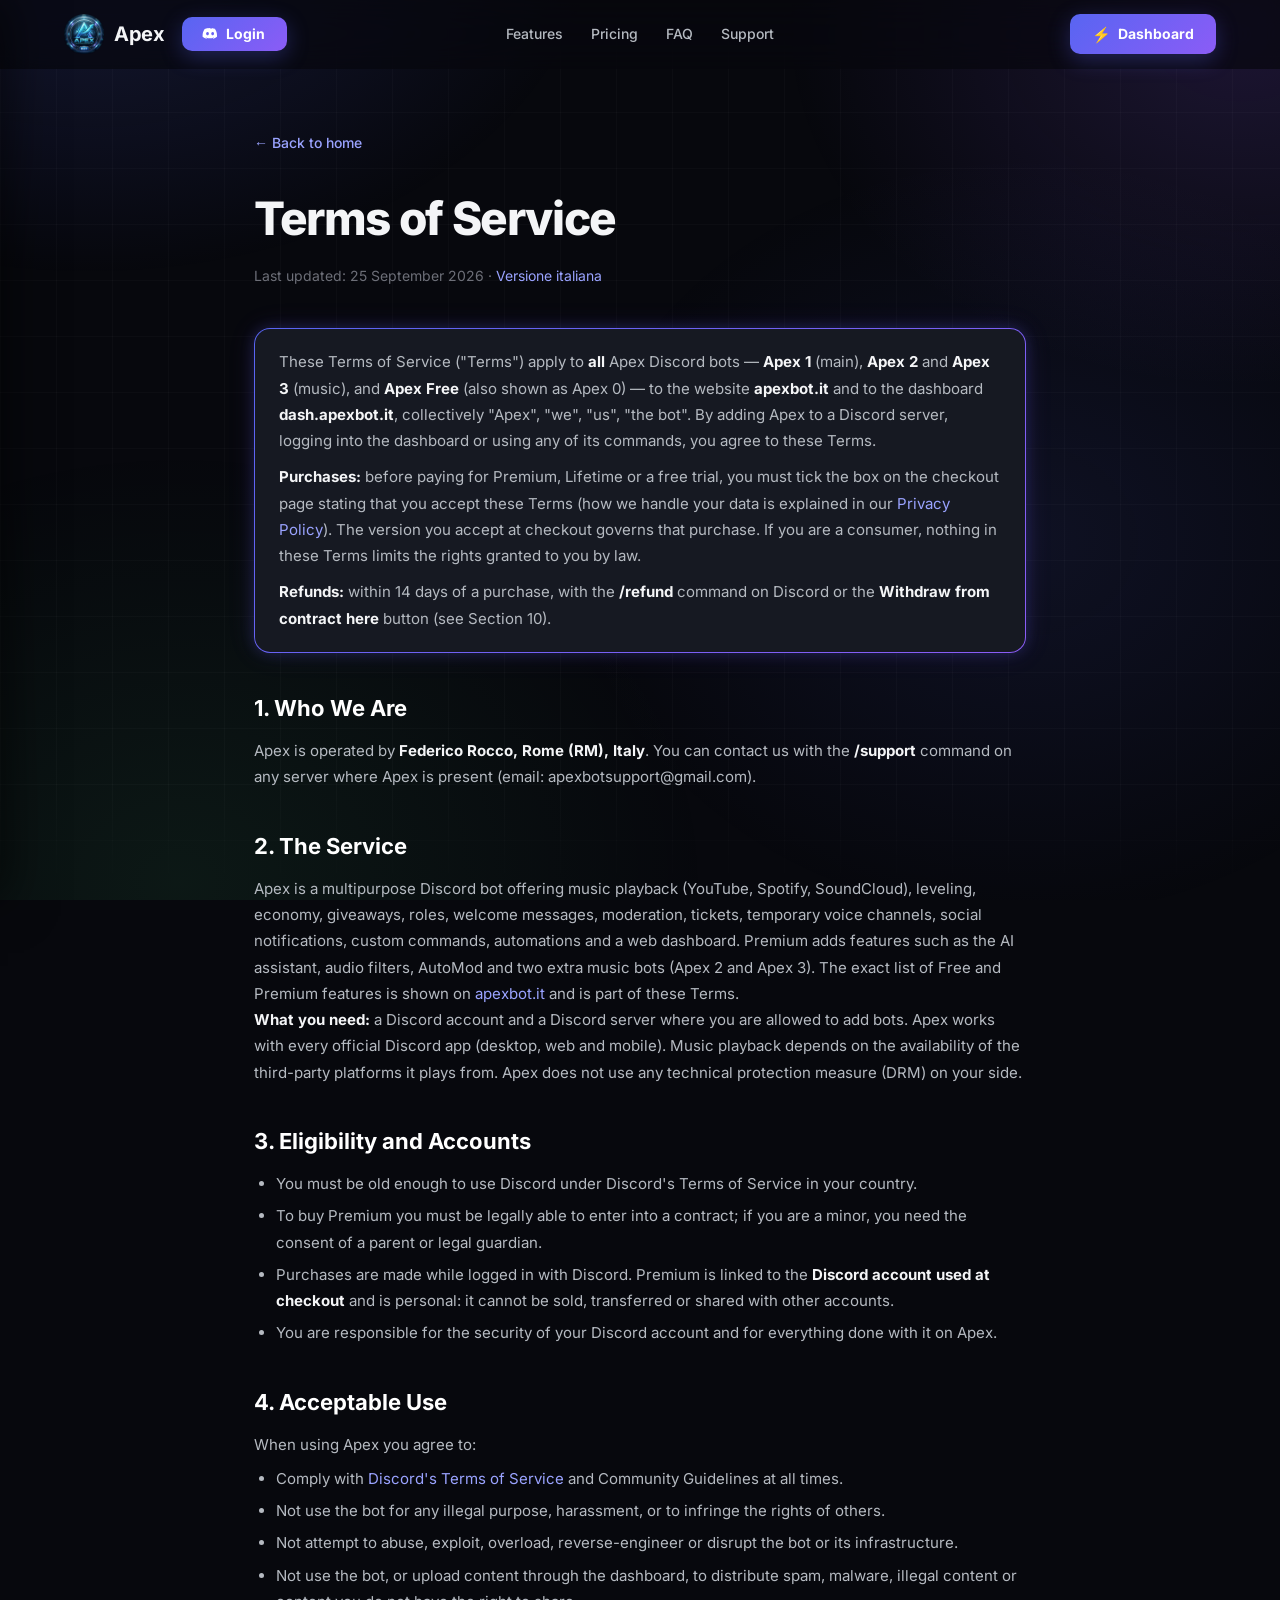
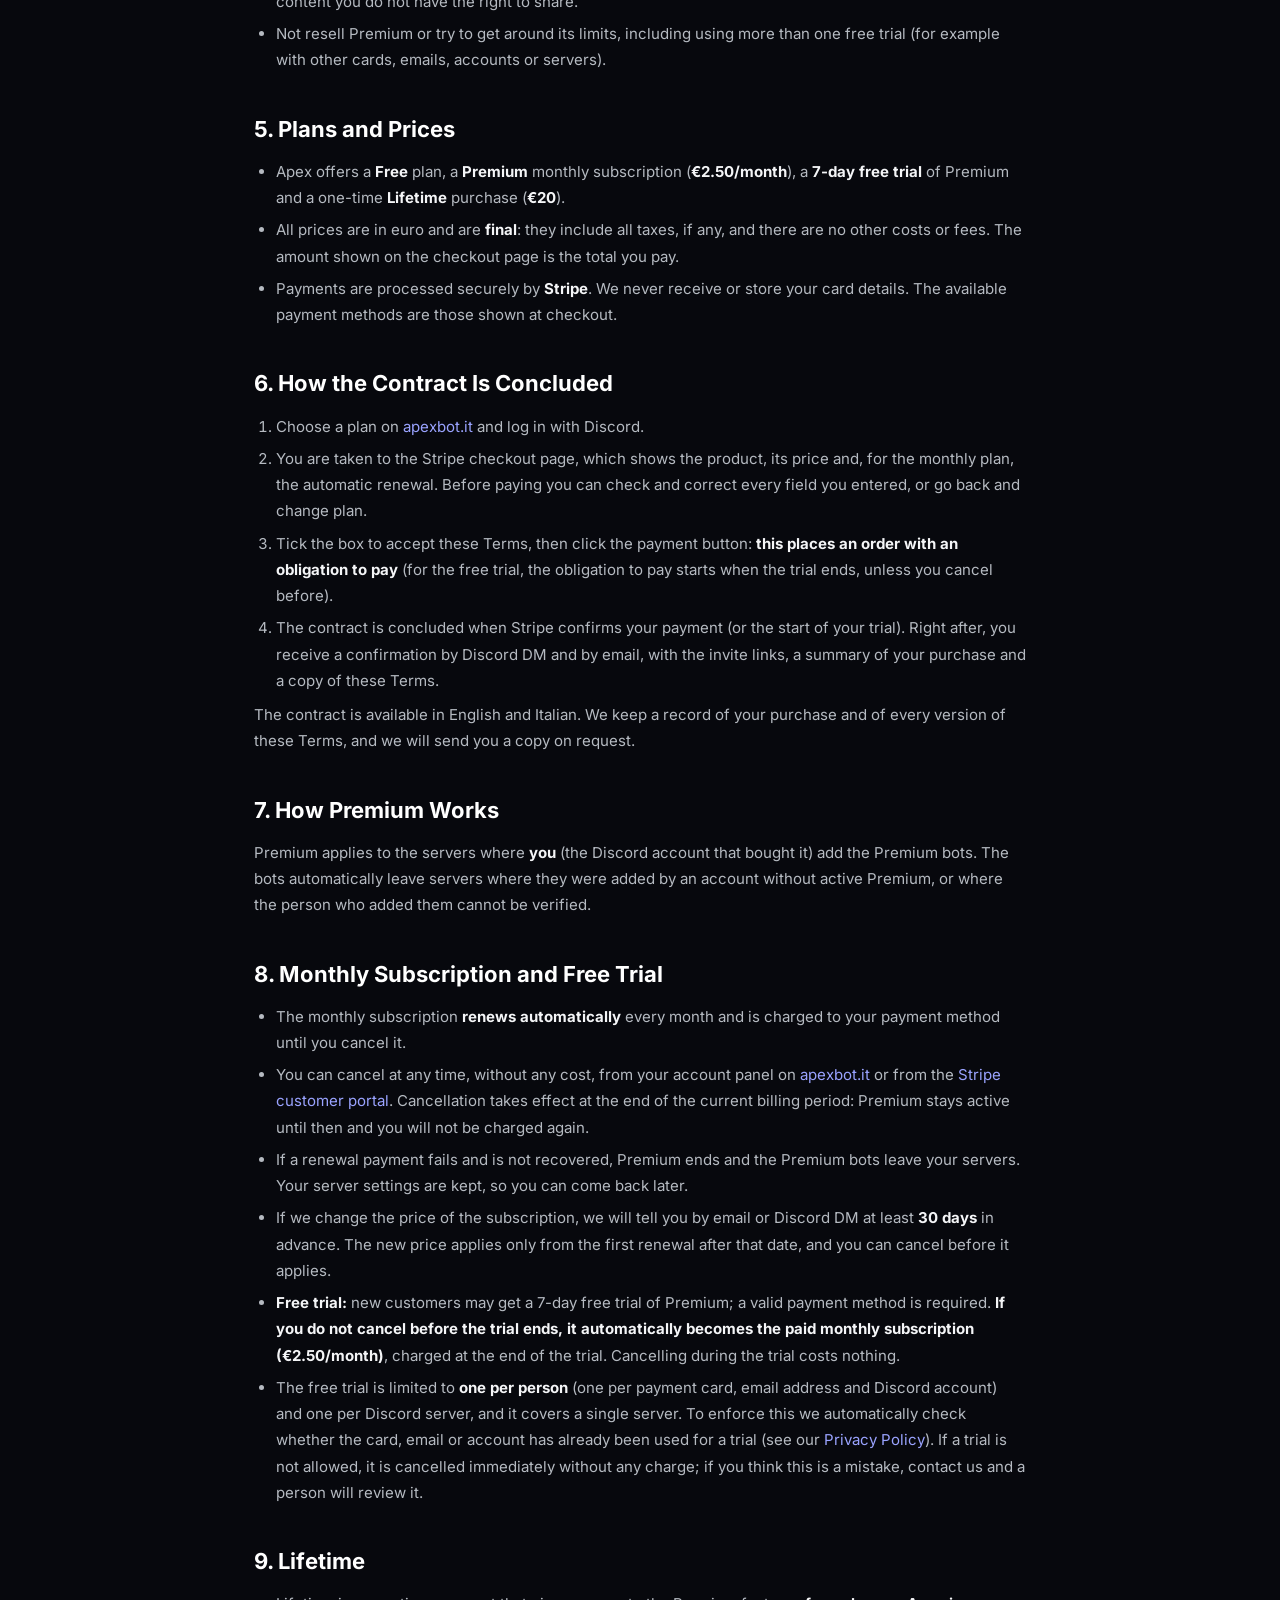
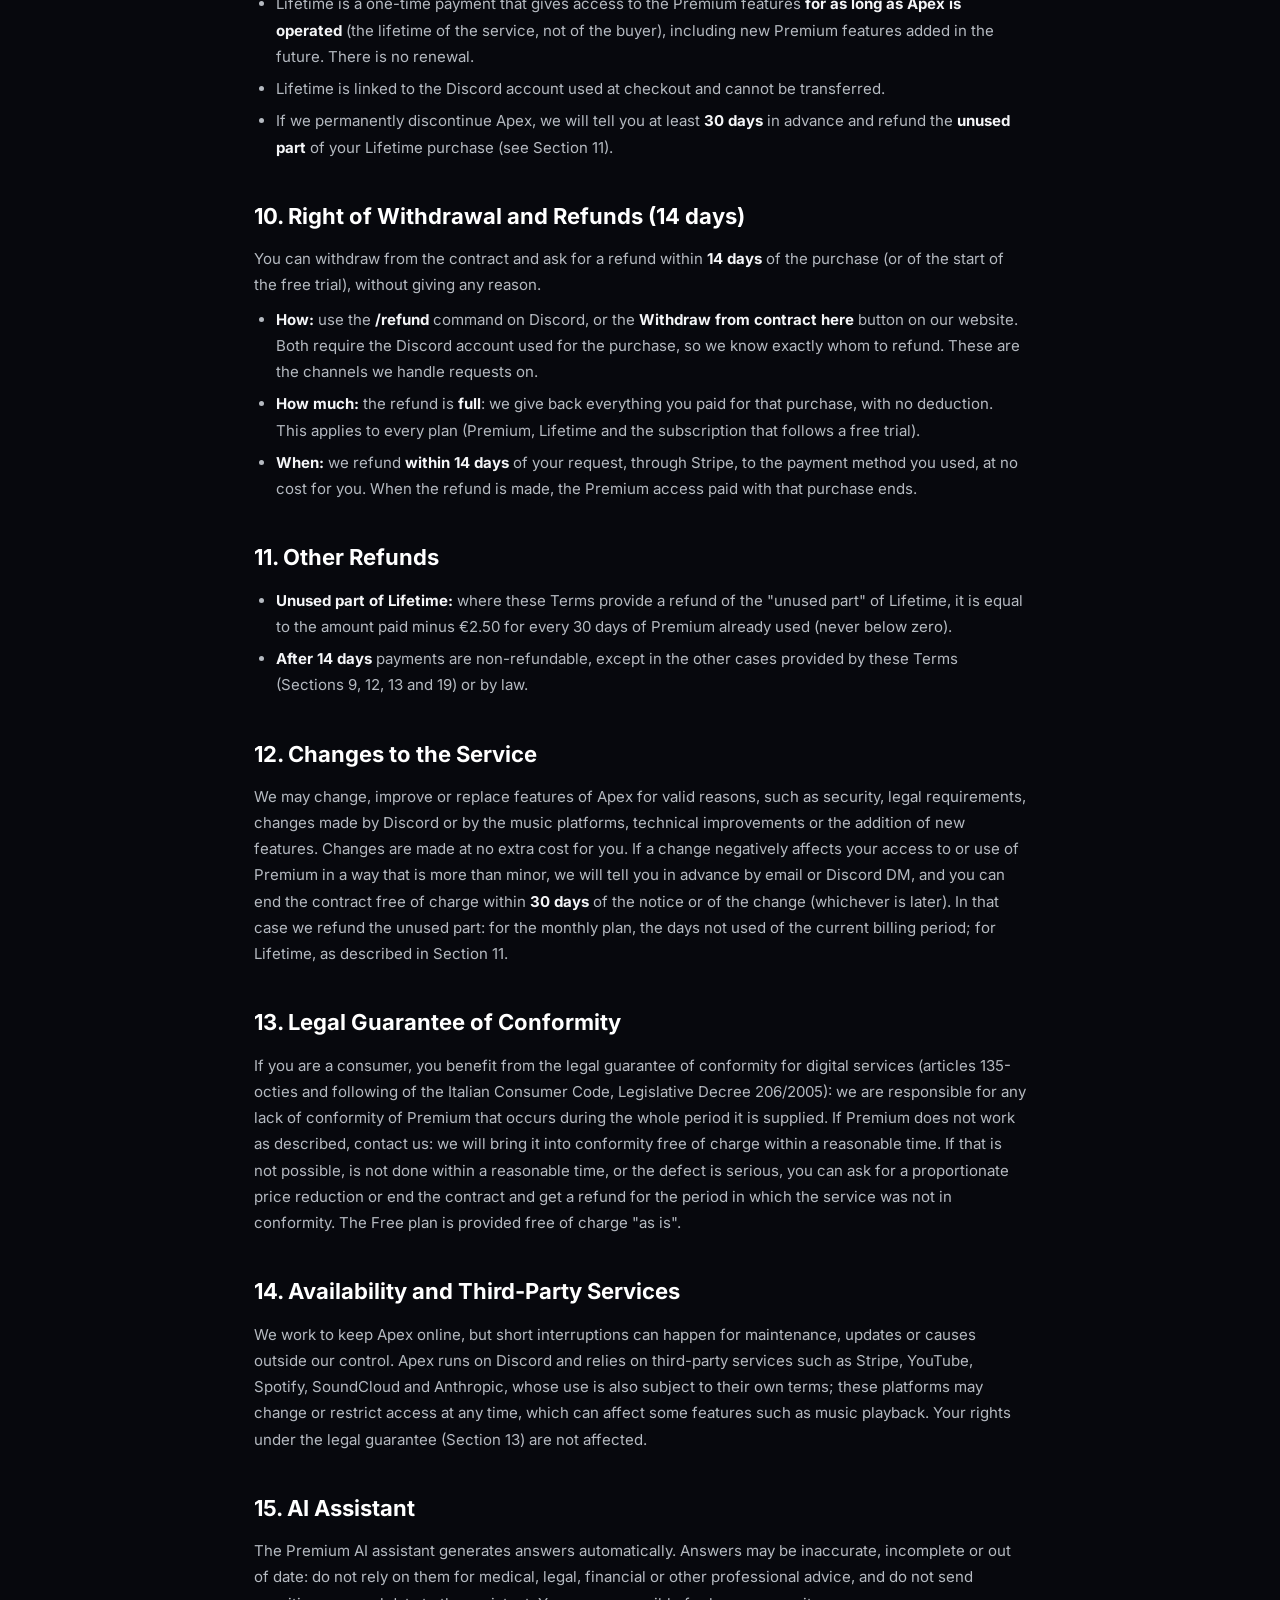
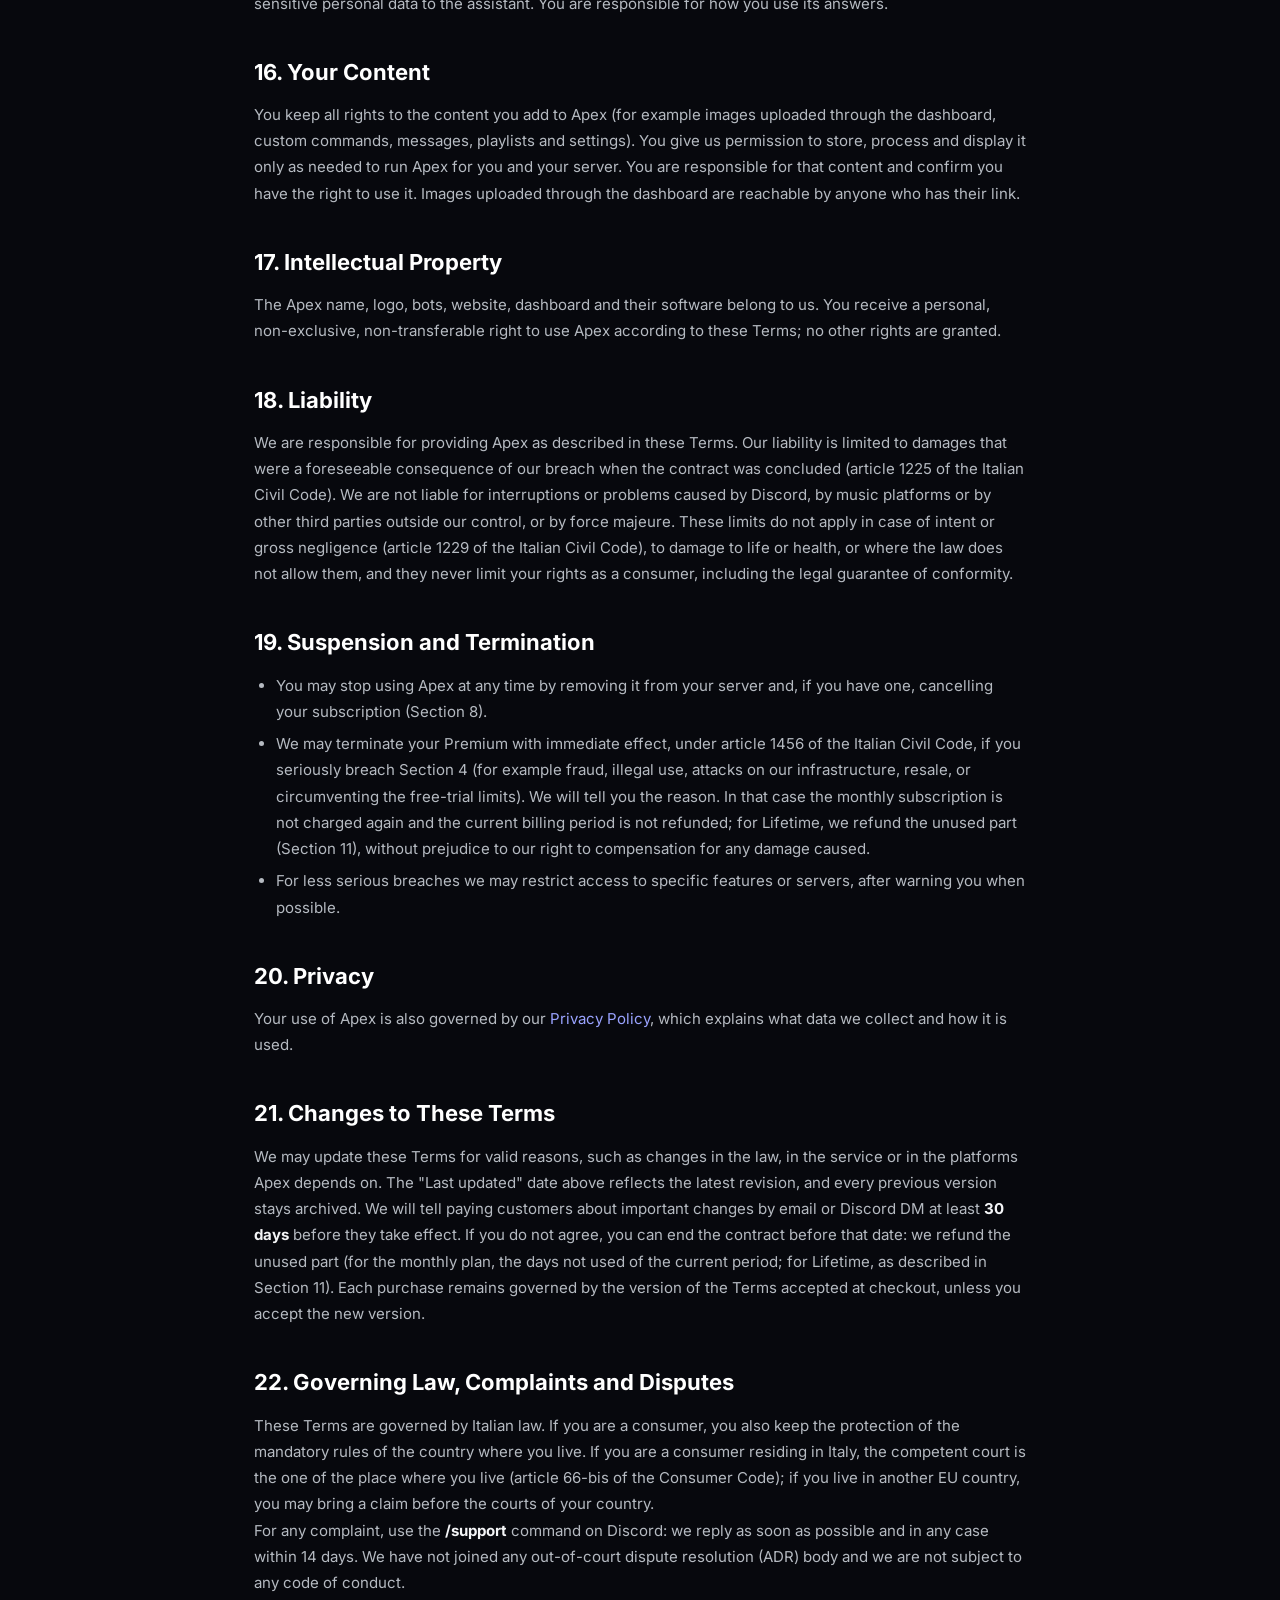
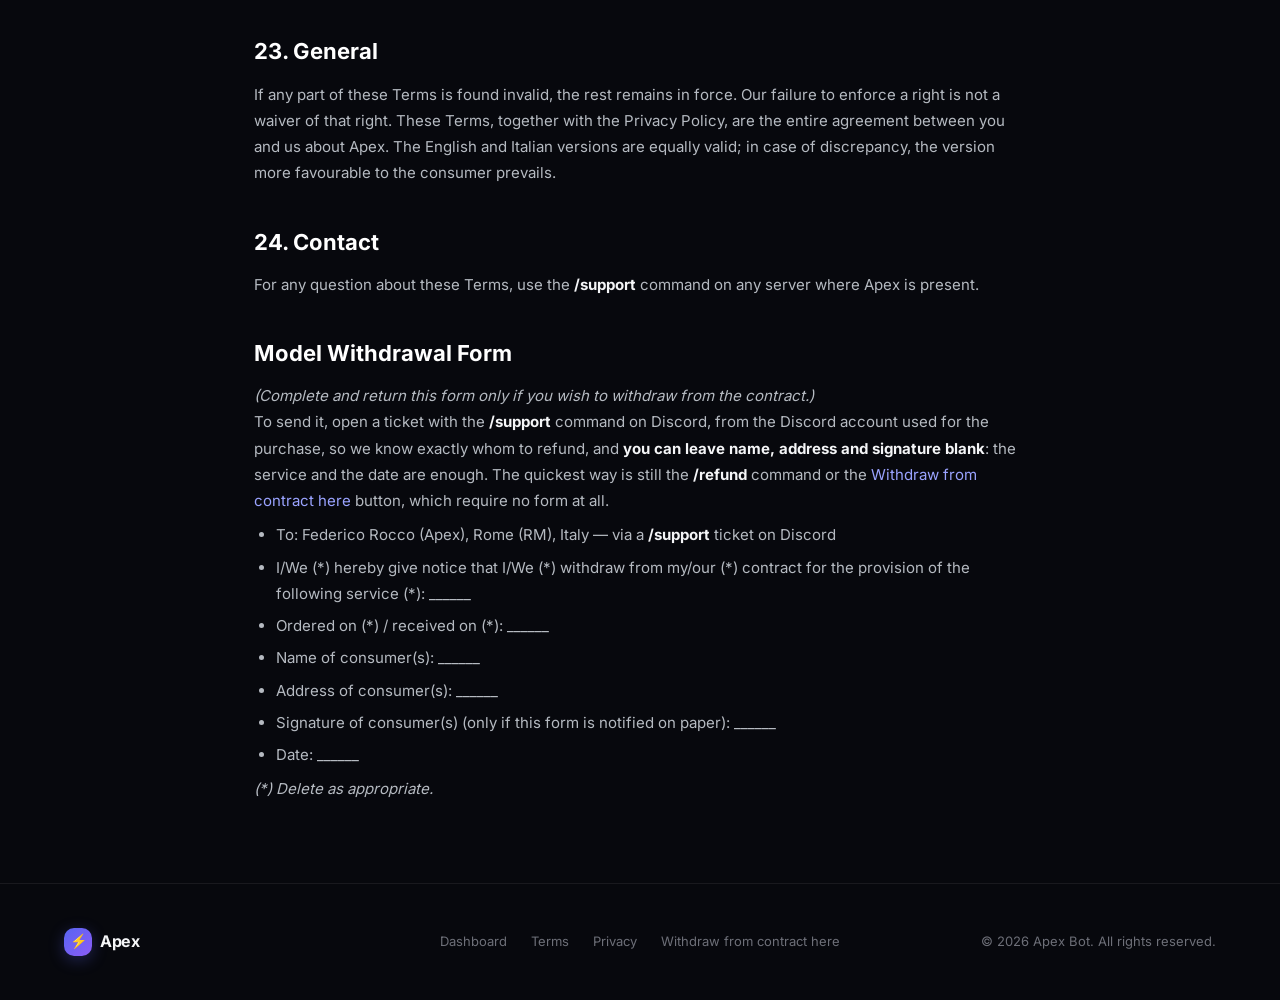
<file: terms.html>
<!DOCTYPE html>
<html lang="en">
<head>
    <meta charset="UTF-8">
    <meta name="viewport" content="width=device-width, initial-scale=1.0">
    <title>Terms of Service — Apex Bot</title>
    <link rel="icon" type="image/png" sizes="32x32" href="favicon-32.png">
    <link rel="icon" type="image/png" sizes="16x16" href="favicon-16.png">
    <link rel="apple-touch-icon" sizes="180x180" href="apple-touch-icon.png">
    <link rel="icon" type="image/png" sizes="512x512" href="favicon-512.png">
    <link rel="stylesheet" href="fonts/inter.css">
    <link rel="stylesheet" href="style.css">
    <style>
        .legal {
            max-width: 820px;
            margin: 0 auto;
            padding: 130px 24px 80px;
        }
        .legal h1 {
            font-size: clamp(32px, 5vw, 46px);
            font-weight: 800;
            letter-spacing: -0.03em;
            margin-bottom: 8px;
        }
        .legal .updated {
            color: var(--text-muted);
            font-size: 14px;
            margin-bottom: 40px;
        }
        .legal h2 {
            font-size: 22px;
            font-weight: 700;
            margin: 38px 0 12px;
            color: #fff;
        }
        .legal p, .legal li {
            color: var(--text-secondary);
            font-size: 15px;
            line-height: 1.75;
        }
        .legal ul {
            margin: 8px 0 8px 22px;
        }
        .legal li {
            margin-bottom: 6px;
        }
        .legal strong {
            color: var(--text-primary);
        }
        .legal a {
            color: #9aa3ff;
        }
        .legal .intro {
            background:
                linear-gradient(var(--bg-card), var(--bg-card)) padding-box,
                linear-gradient(135deg, var(--accent), var(--accent-2)) border-box;
            border: 1px solid transparent;
            box-shadow: 0 0 14px rgba(88, 101, 242, 0.22), 0 0 28px rgba(139, 92, 246, 0.12);
            border-radius: var(--radius-lg);
            padding: 20px 24px;
            margin-bottom: 8px;
        }
        .back-home {
            display: inline-block;
            margin-bottom: 28px;
            color: var(--text-secondary);
            font-size: 14px;
            font-weight: 500;
        }
        .back-home:hover { color: var(--text-primary); }
        .legal ol {
            margin: 8px 0 8px 22px;
        }
        .wd-start { margin: 28px 0 8px; }
        .wd-big { font-size: 16px; padding: 14px 22px; }
        .wd-form { margin-top: 24px; display: grid; gap: 14px; }
        .wd-form label { display: grid; gap: 6px; color: var(--text-primary); font-size: 14px; font-weight: 600; }
        .wd-form input, .wd-form select, .wd-form textarea {
            font: inherit; font-weight: 400; color: var(--text-primary);
            background: var(--bg-card); border: 1px solid var(--border);
            border-radius: 10px; padding: 11px 13px;
        }
        .wd-form input:focus, .wd-form select:focus, .wd-form textarea:focus { outline: 2px solid #9aa3ff; outline-offset: 1px; }
        .wd-note { font-style: italic; }
        .wd-form[hidden], .wd-done[hidden], .wd-start[hidden], .wd-err[hidden] { display: none; }
        .legal .intro p + p { margin-top: 10px; }
        .wd-err { color: #ff8a8a !important; font-weight: 600; }
        .wd-done {
            margin-top: 24px; padding: 20px 24px; border-radius: var(--radius-lg);
            background: var(--bg-card); border: 1px solid #57F287;
        }
    </style>
</head>
<body>
    <!-- Navbar -->
    <nav class="navbar">
        <div class="nav-container">
            <div class="nav-left">
                <a href="index.html" class="nav-brand">
                    <img class="brand-logo" src="apple-touch-icon.png" alt="">
                    <span class="brand-name">Apex</span>
                </a>
                <a id="navLogin" href="https://dash.apexbot.it/login?next=https://apexbot.it/" class="nav-login">
                    <svg width="16" height="12" viewBox="0 0 71 55" fill="currentColor" aria-hidden="true"><path d="M60.1 4.9A58.5 58.5 0 0 0 45.5.4l-.7 1.5a54 54 0 0 1 13 4 39 39 0 0 0-33.6 0 54 54 0 0 1 13-4L36.5.4A58.5 58.5 0 0 0 10.9 4.9C2.8 17 .6 28.8 1.7 40.5a59 59 0 0 0 18 9.1l1.7-2.4a39 39 0 0 1-6.1-2.9l1.5-1.2a42 42 0 0 0 35.6 0l1.5 1.2a38 38 0 0 1-6.1 2.9l1.7 2.4a59 59 0 0 0 18-9.1c1.3-13.5-2.2-25.2-9-35.6ZM24 33.3c-3.5 0-6.4-3.2-6.4-7.2s2.8-7.3 6.4-7.3 6.5 3.3 6.4 7.3c0 4-2.8 7.2-6.4 7.2Zm23.6 0c-3.5 0-6.4-3.2-6.4-7.2s2.8-7.3 6.4-7.3 6.5 3.3 6.4 7.3c0 4-2.8 7.2-6.4 7.2Z"/></svg>
                    <span>Login</span>
                </a>
            </div>
            <div class="nav-links" id="navLinks">
                <a href="index.html#features">Features</a>
                <a href="index.html#pricing">Pricing</a>
                <a href="index.html#faq">FAQ</a>
                <a href="index.html#support">Support</a>
                <a href="https://dash.apexbot.it" class="nav-links-dash">Dashboard</a>
            </div>
            <div class="nav-actions">
                <a href="https://dash.apexbot.it" class="nav-dash"><span class="nav-dash-ico">⚡</span> Dashboard</a>
                <button class="nav-toggle" id="navToggle" aria-label="Menu" aria-expanded="false">
                    <span></span><span></span><span></span>
                </button>
            </div>
        </div>
    </nav>

    <section class="legal">
        <a href="index.html" class="back-home">← Back to home</a>
        <h1>Terms of Service</h1>
        <p class="updated">Last updated: 25 September 2026 · <a href="terms-it.html">Versione italiana</a></p>

        <div class="intro">
            <p>These Terms of Service ("Terms") apply to <strong>all</strong> Apex Discord bots — <strong>Apex 1</strong> (main), <strong>Apex 2</strong> and <strong>Apex 3</strong> (music), and <strong>Apex Free</strong> (also shown as Apex 0) — to the website <strong>apexbot.it</strong> and to the dashboard <strong>dash.apexbot.it</strong>, collectively "Apex", "we", "us", "the bot". By adding Apex to a Discord server, logging into the dashboard or using any of its commands, you agree to these Terms.</p>
            <p><strong>Purchases:</strong> before paying for Premium, Lifetime or a free trial, you must tick the box on the checkout page stating that you accept these Terms (how we handle your data is explained in our <a href="privacy.html">Privacy Policy</a>). The version you accept at checkout governs that purchase. If you are a consumer, nothing in these Terms limits the rights granted to you by law.</p>
            <p><strong>Refunds:</strong> within 14 days of a purchase, with the <strong>/refund</strong> command on Discord or the <a href="withdraw.html"><strong>Withdraw from contract here</strong></a> button (see Section 10).</p>
        </div>

        <h2>1. Who We Are</h2>
        <p>Apex is operated by <strong>Federico Rocco, Rome (RM), Italy</strong>. You can contact us with the <strong>/support</strong> command on any server where Apex is present (email: apexbotsupport@gmail.com).</p>

        <h2>2. The Service</h2>
        <p>Apex is a multipurpose Discord bot offering music playback (YouTube, Spotify, SoundCloud), leveling, economy, giveaways, roles, welcome messages, moderation, tickets, temporary voice channels, social notifications, custom commands, automations and a web dashboard. Premium adds features such as the AI assistant, audio filters, AutoMod and two extra music bots (Apex 2 and Apex 3). The exact list of Free and Premium features is shown on <a href="index.html#pricing">apexbot.it</a> and is part of these Terms.</p>
        <p><strong>What you need:</strong> a Discord account and a Discord server where you are allowed to add bots. Apex works with every official Discord app (desktop, web and mobile). Music playback depends on the availability of the third-party platforms it plays from. Apex does not use any technical protection measure (DRM) on your side.</p>

        <h2>3. Eligibility and Accounts</h2>
        <ul>
            <li>You must be old enough to use Discord under Discord's Terms of Service in your country.</li>
            <li>To buy Premium you must be legally able to enter into a contract; if you are a minor, you need the consent of a parent or legal guardian.</li>
            <li>Purchases are made while logged in with Discord. Premium is linked to the <strong>Discord account used at checkout</strong> and is personal: it cannot be sold, transferred or shared with other accounts.</li>
            <li>You are responsible for the security of your Discord account and for everything done with it on Apex.</li>
        </ul>

        <h2>4. Acceptable Use</h2>
        <p>When using Apex you agree to:</p>
        <ul>
            <li>Comply with <a href="https://discord.com/terms" target="_blank" rel="noopener">Discord's Terms of Service</a> and Community Guidelines at all times.</li>
            <li>Not use the bot for any illegal purpose, harassment, or to infringe the rights of others.</li>
            <li>Not attempt to abuse, exploit, overload, reverse-engineer or disrupt the bot or its infrastructure.</li>
            <li>Not use the bot, or upload content through the dashboard, to distribute spam, malware, illegal content or content you do not have the right to share.</li>
            <li>Not resell Premium or try to get around its limits, including using more than one free trial (for example with other cards, emails, accounts or servers).</li>
        </ul>

        <h2>5. Plans and Prices</h2>
        <ul>
            <li>Apex offers a <strong>Free</strong> plan, a <strong>Premium</strong> monthly subscription (<strong>€2.50/month</strong>), a <strong>7-day free trial</strong> of Premium and a one-time <strong>Lifetime</strong> purchase (<strong>€20</strong>).</li>
            <li>All prices are in euro and are <strong>final</strong>: they include all taxes, if any, and there are no other costs or fees. The amount shown on the checkout page is the total you pay.</li>
            <li>Payments are processed securely by <strong>Stripe</strong>. We never receive or store your card details. The available payment methods are those shown at checkout.</li>
        </ul>

        <h2>6. How the Contract Is Concluded</h2>
        <ol>
            <li>Choose a plan on <a href="index.html#pricing">apexbot.it</a> and log in with Discord.</li>
            <li>You are taken to the Stripe checkout page, which shows the product, its price and, for the monthly plan, the automatic renewal. Before paying you can check and correct every field you entered, or go back and change plan.</li>
            <li>Tick the box to accept these Terms, then click the payment button: <strong>this places an order with an obligation to pay</strong> (for the free trial, the obligation to pay starts when the trial ends, unless you cancel before).</li>
            <li>The contract is concluded when Stripe confirms your payment (or the start of your trial). Right after, you receive a confirmation by Discord DM and by email, with the invite links, a summary of your purchase and a copy of these Terms.</li>
        </ol>
        <p>The contract is available in English and Italian. We keep a record of your purchase and of every version of these Terms, and we will send you a copy on request.</p>

        <h2>7. How Premium Works</h2>
        <p>Premium applies to the servers where <strong>you</strong> (the Discord account that bought it) add the Premium bots. The bots automatically leave servers where they were added by an account without active Premium, or where the person who added them cannot be verified.</p>

        <h2>8. Monthly Subscription and Free Trial</h2>
        <ul>
            <li>The monthly subscription <strong>renews automatically</strong> every month and is charged to your payment method until you cancel it.</li>
            <li>You can cancel at any time, without any cost, from your account panel on <a href="index.html">apexbot.it</a> or from the <a href="index.html#manage">Stripe customer portal</a>. Cancellation takes effect at the end of the current billing period: Premium stays active until then and you will not be charged again.</li>
            <li>If a renewal payment fails and is not recovered, Premium ends and the Premium bots leave your servers. Your server settings are kept, so you can come back later.</li>
            <li>If we change the price of the subscription, we will tell you by email or Discord DM at least <strong>30 days</strong> in advance. The new price applies only from the first renewal after that date, and you can cancel before it applies.</li>
            <li><strong>Free trial:</strong> new customers may get a 7-day free trial of Premium; a valid payment method is required. <strong>If you do not cancel before the trial ends, it automatically becomes the paid monthly subscription (€2.50/month)</strong>, charged at the end of the trial. Cancelling during the trial costs nothing.</li>
            <li>The free trial is limited to <strong>one per person</strong> (one per payment card, email address and Discord account) and one per Discord server, and it covers a single server. To enforce this we automatically check whether the card, email or account has already been used for a trial (see our <a href="privacy.html">Privacy Policy</a>). If a trial is not allowed, it is cancelled immediately without any charge; if you think this is a mistake, contact us and a person will review it.</li>
        </ul>

        <h2>9. Lifetime</h2>
        <ul>
            <li>Lifetime is a one-time payment that gives access to the Premium features <strong>for as long as Apex is operated</strong> (the lifetime of the service, not of the buyer), including new Premium features added in the future. There is no renewal.</li>
            <li>Lifetime is linked to the Discord account used at checkout and cannot be transferred.</li>
            <li>If we permanently discontinue Apex, we will tell you at least <strong>30 days</strong> in advance and refund the <strong>unused part</strong> of your Lifetime purchase (see Section 11).</li>
        </ul>

        <h2>10. Right of Withdrawal and Refunds (14 days)</h2>
        <p>You can withdraw from the contract and ask for a refund within <strong>14 days</strong> of the purchase (or of the start of the free trial), without giving any reason.</p>
        <ul>
            <li><strong>How:</strong> use the <strong>/refund</strong> command on Discord, or the <a href="withdraw.html"><strong>Withdraw from contract here</strong></a> button on our website. Both require the Discord account used for the purchase, so we know exactly whom to refund. These are the channels we handle requests on.</li>
            <li><strong>How much:</strong> the refund is <strong>full</strong>: we give back everything you paid for that purchase, with no deduction. This applies to every plan (Premium, Lifetime and the subscription that follows a free trial).</li>
            <li><strong>When:</strong> we refund <strong>within 14 days</strong> of your request, through Stripe, to the payment method you used, at no cost for you. When the refund is made, the Premium access paid with that purchase ends.</li>
        </ul>

        <h2>11. Other Refunds</h2>
        <ul>
            <li><strong>Unused part of Lifetime:</strong> where these Terms provide a refund of the "unused part" of Lifetime, it is equal to the amount paid minus €2.50 for every 30 days of Premium already used (never below zero).</li>
            <li><strong>After 14 days</strong> payments are non-refundable, except in the other cases provided by these Terms (Sections 9, 12, 13 and 19) or by law.</li>
        </ul>

        <h2>12. Changes to the Service</h2>
        <p>We may change, improve or replace features of Apex for valid reasons, such as security, legal requirements, changes made by Discord or by the music platforms, technical improvements or the addition of new features. Changes are made at no extra cost for you. If a change negatively affects your access to or use of Premium in a way that is more than minor, we will tell you in advance by email or Discord DM, and you can end the contract free of charge within <strong>30 days</strong> of the notice or of the change (whichever is later). In that case we refund the unused part: for the monthly plan, the days not used of the current billing period; for Lifetime, as described in Section 11.</p>

        <h2>13. Legal Guarantee of Conformity</h2>
        <p>If you are a consumer, you benefit from the legal guarantee of conformity for digital services (articles 135-octies and following of the Italian Consumer Code, Legislative Decree 206/2005): we are responsible for any lack of conformity of Premium that occurs during the whole period it is supplied. If Premium does not work as described, contact us: we will bring it into conformity free of charge within a reasonable time. If that is not possible, is not done within a reasonable time, or the defect is serious, you can ask for a proportionate price reduction or end the contract and get a refund for the period in which the service was not in conformity. The Free plan is provided free of charge "as is".</p>

        <h2>14. Availability and Third-Party Services</h2>
        <p>We work to keep Apex online, but short interruptions can happen for maintenance, updates or causes outside our control. Apex runs on Discord and relies on third-party services such as Stripe, YouTube, Spotify, SoundCloud and Anthropic, whose use is also subject to their own terms; these platforms may change or restrict access at any time, which can affect some features such as music playback. Your rights under the legal guarantee (Section 13) are not affected.</p>

        <h2>15. AI Assistant</h2>
        <p>The Premium AI assistant generates answers automatically. Answers may be inaccurate, incomplete or out of date: do not rely on them for medical, legal, financial or other professional advice, and do not send sensitive personal data to the assistant. You are responsible for how you use its answers.</p>

        <h2>16. Your Content</h2>
        <p>You keep all rights to the content you add to Apex (for example images uploaded through the dashboard, custom commands, messages, playlists and settings). You give us permission to store, process and display it only as needed to run Apex for you and your server. You are responsible for that content and confirm you have the right to use it. Images uploaded through the dashboard are reachable by anyone who has their link.</p>

        <h2>17. Intellectual Property</h2>
        <p>The Apex name, logo, bots, website, dashboard and their software belong to us. You receive a personal, non-exclusive, non-transferable right to use Apex according to these Terms; no other rights are granted.</p>

        <h2>18. Liability</h2>
        <p>We are responsible for providing Apex as described in these Terms. Our liability is limited to damages that were a foreseeable consequence of our breach when the contract was concluded (article 1225 of the Italian Civil Code). We are not liable for interruptions or problems caused by Discord, by music platforms or by other third parties outside our control, or by force majeure. These limits do not apply in case of intent or gross negligence (article 1229 of the Italian Civil Code), to damage to life or health, or where the law does not allow them, and they never limit your rights as a consumer, including the legal guarantee of conformity.</p>

        <h2>19. Suspension and Termination</h2>
        <ul>
            <li>You may stop using Apex at any time by removing it from your server and, if you have one, cancelling your subscription (Section 8).</li>
            <li>We may terminate your Premium with immediate effect, under article 1456 of the Italian Civil Code, if you seriously breach Section 4 (for example fraud, illegal use, attacks on our infrastructure, resale, or circumventing the free-trial limits). We will tell you the reason. In that case the monthly subscription is not charged again and the current billing period is not refunded; for Lifetime, we refund the unused part (Section 11), without prejudice to our right to compensation for any damage caused.</li>
            <li>For less serious breaches we may restrict access to specific features or servers, after warning you when possible.</li>
        </ul>

        <h2>20. Privacy</h2>
        <p>Your use of Apex is also governed by our <a href="privacy.html">Privacy Policy</a>, which explains what data we collect and how it is used.</p>

        <h2>21. Changes to These Terms</h2>
        <p>We may update these Terms for valid reasons, such as changes in the law, in the service or in the platforms Apex depends on. The "Last updated" date above reflects the latest revision, and every previous version stays archived. We will tell paying customers about important changes by email or Discord DM at least <strong>30 days</strong> before they take effect. If you do not agree, you can end the contract before that date: we refund the unused part (for the monthly plan, the days not used of the current period; for Lifetime, as described in Section 11). Each purchase remains governed by the version of the Terms accepted at checkout, unless you accept the new version.</p>

        <h2>22. Governing Law, Complaints and Disputes</h2>
        <p>These Terms are governed by Italian law. If you are a consumer, you also keep the protection of the mandatory rules of the country where you live. If you are a consumer residing in Italy, the competent court is the one of the place where you live (article 66-bis of the Consumer Code); if you live in another EU country, you may bring a claim before the courts of your country.</p>
        <p>For any complaint, use the <strong>/support</strong> command on Discord: we reply as soon as possible and in any case within 14 days. We have not joined any out-of-court dispute resolution (ADR) body and we are not subject to any code of conduct.</p>

        <h2>23. General</h2>
        <p>If any part of these Terms is found invalid, the rest remains in force. Our failure to enforce a right is not a waiver of that right. These Terms, together with the Privacy Policy, are the entire agreement between you and us about Apex. The English and Italian versions are equally valid; in case of discrepancy, the version more favourable to the consumer prevails.</p>

        <h2>24. Contact</h2>
        <p>For any question about these Terms, use the <strong>/support</strong> command on any server where Apex is present.</p>

        <h2>Model Withdrawal Form</h2>
        <p><em>(Complete and return this form only if you wish to withdraw from the contract.)</em></p>
        <p>To send it, open a ticket with the <strong>/support</strong> command on Discord, from the Discord account used for the purchase, so we know exactly whom to refund, and <strong>you can leave name, address and signature blank</strong>: the service and the date are enough. The quickest way is still the <strong>/refund</strong> command or the <a href="withdraw.html">Withdraw from contract here</a> button, which require no form at all.</p>
        <ul>
            <li>To: Federico Rocco (Apex), Rome (RM), Italy — via a <strong>/support</strong> ticket on Discord</li>
            <li>I/We (*) hereby give notice that I/We (*) withdraw from my/our (*) contract for the provision of the following service (*): ______</li>
            <li>Ordered on (*) / received on (*): ______</li>
            <li>Name of consumer(s): ______</li>
            <li>Address of consumer(s): ______</li>
            <li>Signature of consumer(s) (only if this form is notified on paper): ______</li>
            <li>Date: ______</li>
        </ul>
        <p><em>(*) Delete as appropriate.</em></p>
    </section>

    <!-- Footer -->
    <footer class="footer">
        <div class="footer-container">
            <div class="footer-brand">
                <div class="brand-icon">⚡</div>
                <span class="brand-name">Apex</span>
            </div>
            <div class="footer-links">
                <a href="https://dash.apexbot.it">Dashboard</a>
                <a href="terms.html">Terms</a>
                <a href="privacy.html">Privacy</a>
                <a href="withdraw.html">Withdraw from contract here</a>
            </div>
            <p class="footer-copy">&copy; 2026 Apex Bot. All rights reserved.</p>
        </div>
    </footer>

    <!-- Subscription drawer (slide-in da sinistra) -->
    <div id="subOverlay" class="sub-overlay"></div>
    <aside id="subDrawer" class="sub-drawer" aria-hidden="true" aria-label="Your subscription">
        <div class="sub-drawer-head">
            <span>Your subscription</span>
            <button id="subClose" class="sub-close" aria-label="Close">✕</button>
        </div>
        <div id="subBody" class="sub-body"></div>
    </aside>

    <script>
    const _nav = document.querySelector('.navbar');
    addEventListener('scroll', () => _nav.classList.toggle('scrolled', scrollY > 10), { passive: true });
    </script>
    <script>
    // Login condiviso col dashboard (mostra l'utente loggato)
    (function () {
        var DASH = 'https://dash.apexbot.it';
        var login = document.getElementById('navLogin');
        if (login) login.href = DASH + '/login?next=' + encodeURIComponent(location.href);
        fetch(DASH + '/api/me', { credentials: 'include' })
            .then(function (r) { return r.ok ? r.json() : null; })
            .then(function (d) {
                if (!d || !d.authenticated || !d.user || !login) return;
                var u = d.user;
                var chip = document.createElement('div');
                chip.className = 'nav-user';
                var av;
                if (u.avatar) {
                    av = document.createElement('img');
                    av.className = 'nav-user-av';
                    av.src = 'https://cdn.discordapp.com/avatars/' + u.uid + '/' + u.avatar + '.png?size=64';
                    av.alt = '';
                } else {
                    av = document.createElement('span');
                    av.className = 'nav-user-av nav-user-fallback';
                    av.textContent = (u.name || '?').slice(0, 1).toUpperCase();
                }
                var name = document.createElement('span');
                name.className = 'nav-user-name';
                name.textContent = u.name || 'Utente';
                var out = document.createElement('a');
                out.className = 'nav-user-logout';
                out.href = DASH + '/logout?next=' + encodeURIComponent(location.href);
                out.title = 'Esci';
                out.setAttribute('aria-label', 'Esci');
                out.innerHTML = '<svg width="16" height="16" viewBox="0 0 24 24" fill="none" stroke="currentColor" stroke-width="2" stroke-linecap="round" stroke-linejoin="round" aria-hidden="true"><path d="M9 21H5a2 2 0 0 1-2-2V5a2 2 0 0 1 2-2h4"/><polyline points="16 17 21 12 16 7"/><line x1="21" y1="12" x2="9" y2="12"/></svg>';
                chip.appendChild(av);
                chip.appendChild(name);
                chip.appendChild(out);
                av.style.cursor = 'pointer'; name.style.cursor = 'pointer';
                var openSub = function () { if (window.openSubDrawer) window.openSubDrawer(); };
                av.addEventListener('click', openSub);
                name.addEventListener('click', openSub);
                login.replaceWith(chip);
            })
            .catch(function () { });
    })();
    </script>
    <script>
    // Menu mobile (hamburger)
    (function () {
        var toggle = document.getElementById('navToggle');
        var cont = document.querySelector('.nav-container');
        var links = document.getElementById('navLinks');
        if (!toggle || !cont || !links) return;
        function close() { cont.classList.remove('menu-open'); toggle.setAttribute('aria-expanded', 'false'); }
        toggle.addEventListener('click', function (e) {
            e.stopPropagation();
            var open = cont.classList.toggle('menu-open');
            toggle.setAttribute('aria-expanded', open ? 'true' : 'false');
        });
        links.addEventListener('click', function (e) { if (e.target.closest('a')) close(); });
        document.addEventListener('click', function (e) {
            if (cont.classList.contains('menu-open') && !cont.contains(e.target)) close();
        });
        window.addEventListener('resize', function () { if (window.innerWidth > 860) close(); });
    })();
    </script>
    <script>
    // Drawer gestione abbonamento (cliccando sul nome profilo)
    (function () {
        var DASH = 'https://dash.apexbot.it';
        var overlay = document.getElementById('subOverlay');
        var drawer = document.getElementById('subDrawer');
        var body = document.getElementById('subBody');
        var closeBtn = document.getElementById('subClose');
        if (!overlay || !drawer || !body) return;
        function close() { overlay.classList.remove('open'); drawer.classList.remove('open'); drawer.setAttribute('aria-hidden', 'true'); }
        overlay.addEventListener('click', close);
        if (closeBtn) closeBtn.addEventListener('click', close);
        document.addEventListener('keydown', function (e) { if (e.key === 'Escape') close(); });
        function fmtDate(ts) { try { return new Date(ts * 1000).toLocaleDateString('en-GB', { day: 'numeric', month: 'long', year: 'numeric' }); } catch (e) { return ''; } }
        function render(d) {
            body.innerHTML = '';
            var card = document.createElement('div'); card.className = 'sub-card';
            if (!d || !d.active) {
                card.innerHTML = '<div class="sub-plan">No active plan</div><div class="sub-status">You don\'t have an active subscription.</div>';
                var a = document.createElement('a'); a.href = 'index.html#pricing'; a.textContent = 'See plans';
                a.className = 'btn btn-primary full-width'; a.style.marginTop = '16px';
                card.appendChild(a); body.appendChild(card); return;
            }
            if (d.plan === 'lifetime') {
                card.innerHTML = '<div class="sub-plan">Lifetime ✦</div><div class="sub-status">Lifetime access — there is nothing to renew or cancel.</div>';
                body.appendChild(card);
            } else {
                var st = d.cancel_at_period_end
                    ? ('Cancellation scheduled' + (d.period_end ? ' — access until ' + fmtDate(d.period_end) : '') + '. It will not renew.')
                    : ('Active' + (d.period_end ? ' — renews on ' + fmtDate(d.period_end) : '') + '.');
                card.innerHTML = '<div class="sub-plan">Premium (monthly)</div><div class="sub-status">' + st + '</div>';
                if (!d.cancel_at_period_end) {
                    var btn = document.createElement('button'); btn.className = 'sub-cancel-btn'; btn.textContent = 'Cancel subscription';
                    var confirming = false;
                    btn.addEventListener('click', function () {
                        if (!confirming) { confirming = true; btn.textContent = 'Click again to confirm cancellation'; return; }
                        btn.disabled = true; btn.textContent = 'Cancelling…';
                        fetch(DASH + '/api/cancel-subscription', { method: 'POST', credentials: 'include' })
                            .then(function (r) { return r.ok; })
                            .then(function (ok) {
                                if (ok) { d.cancel_at_period_end = true; render(d); }
                                else { btn.disabled = false; btn.textContent = 'Cancel failed — try again'; }
                            })
                            .catch(function () { btn.disabled = false; btn.textContent = 'Cancel failed — try again'; });
                    });
                    card.appendChild(btn);
                } else {
                    var rbtn = document.createElement('button'); rbtn.className = 'sub-reactivate-btn'; rbtn.textContent = 'Reactivate subscription';
                    rbtn.addEventListener('click', function () {
                        rbtn.disabled = true; rbtn.textContent = 'Reactivating…';
                        fetch(DASH + '/api/reactivate-subscription', { method: 'POST', credentials: 'include' })
                            .then(function (r) { return r.ok; })
                            .then(function (ok) {
                                if (ok) { d.cancel_at_period_end = false; render(d); }
                                else { rbtn.disabled = false; rbtn.textContent = 'Failed — try again'; }
                            })
                            .catch(function () { rbtn.disabled = false; rbtn.textContent = 'Failed — try again'; });
                    });
                    card.appendChild(rbtn);
                }
                body.appendChild(card);
            }
            if (d.portal_url) {
                var p = document.createElement('a');
                p.href = d.portal_url; p.target = '_blank'; p.rel = 'noopener'; p.className = 'sub-link';
                p.textContent = 'Invoices & payment method (Stripe) →';
                body.appendChild(p);
            }
            var wd = document.createElement('a');
            wd.href = 'withdraw.html'; wd.className = 'sub-link';
            wd.textContent = 'Withdraw from contract here (within 14 days) →';
            body.appendChild(wd);
        }
        window.openSubDrawer = function () {
            overlay.classList.add('open'); drawer.classList.add('open'); drawer.setAttribute('aria-hidden', 'false');
            body.innerHTML = '<div class="sub-status">Loading…</div>';
            fetch(DASH + '/api/subscription', { credentials: 'include' })
                .then(function (r) { return r.ok ? r.json() : null; })
                .then(render)
                .catch(function () { body.innerHTML = '<div class="sub-status">Error loading subscription.</div>'; });
        };
    })();
    </script>
</body>
</html>
</file>
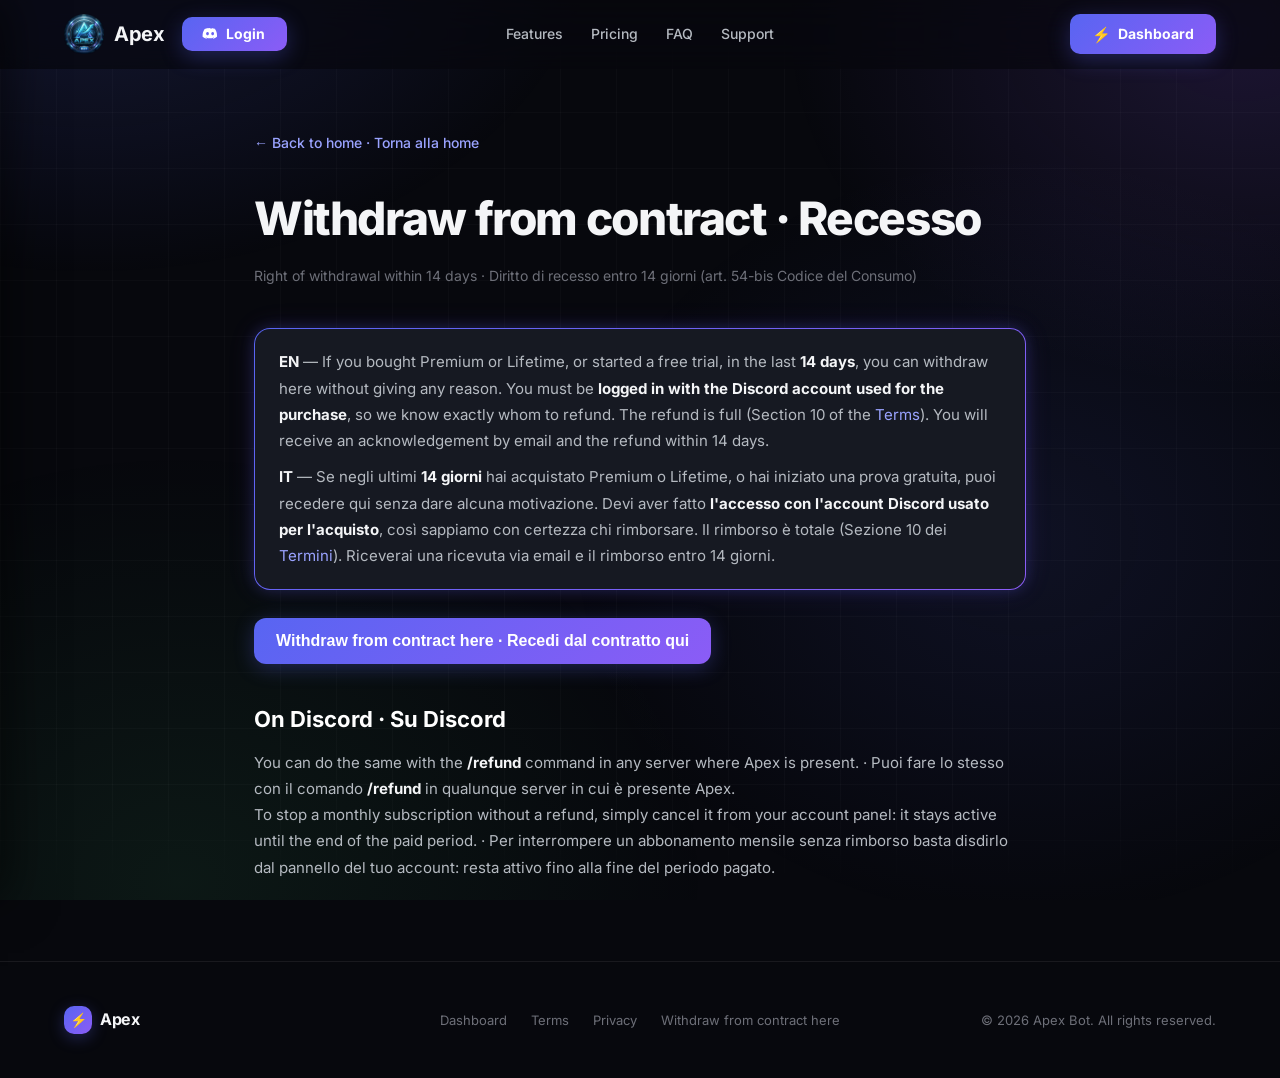
<file: withdraw.html>
<!DOCTYPE html>
<html lang="en">
<head>
    <meta charset="UTF-8">
    <meta name="viewport" content="width=device-width, initial-scale=1.0">
    <title>Withdraw from contract · Recesso — Apex Bot</title>
    <link rel="icon" type="image/png" sizes="32x32" href="favicon-32.png">
    <link rel="icon" type="image/png" sizes="16x16" href="favicon-16.png">
    <link rel="apple-touch-icon" sizes="180x180" href="apple-touch-icon.png">
    <link rel="icon" type="image/png" sizes="512x512" href="favicon-512.png">
    <link rel="stylesheet" href="fonts/inter.css">
    <link rel="stylesheet" href="style.css">
    <style>
        .legal {
            max-width: 820px;
            margin: 0 auto;
            padding: 130px 24px 80px;
        }
        .legal h1 {
            font-size: clamp(32px, 5vw, 46px);
            font-weight: 800;
            letter-spacing: -0.03em;
            margin-bottom: 8px;
        }
        .legal .updated {
            color: var(--text-muted);
            font-size: 14px;
            margin-bottom: 40px;
        }
        .legal h2 {
            font-size: 22px;
            font-weight: 700;
            margin: 38px 0 12px;
            color: #fff;
        }
        .legal p, .legal li {
            color: var(--text-secondary);
            font-size: 15px;
            line-height: 1.75;
        }
        .legal ul {
            margin: 8px 0 8px 22px;
        }
        .legal li {
            margin-bottom: 6px;
        }
        .legal strong {
            color: var(--text-primary);
        }
        .legal a {
            color: #9aa3ff;
        }
        .legal .intro {
            background:
                linear-gradient(var(--bg-card), var(--bg-card)) padding-box,
                linear-gradient(135deg, var(--accent), var(--accent-2)) border-box;
            border: 1px solid transparent;
            box-shadow: 0 0 14px rgba(88, 101, 242, 0.22), 0 0 28px rgba(139, 92, 246, 0.12);
            border-radius: var(--radius-lg);
            padding: 20px 24px;
            margin-bottom: 8px;
        }
        .back-home {
            display: inline-block;
            margin-bottom: 28px;
            color: var(--text-secondary);
            font-size: 14px;
            font-weight: 500;
        }
        .back-home:hover { color: var(--text-primary); }
        .legal ol {
            margin: 8px 0 8px 22px;
        }
        .legal a.btn, .legal a.btn:hover { color: #fff; text-decoration: none; }
        #wdLogin p + p { margin-top: 12px; } /* 12 + interlinea del testo = stesso vuoto del bordo sotto */
        .wd-start { margin: 28px 0 8px; }
        .wd-big { font-size: 16px; padding: 14px 22px; }
        .wd-form { margin-top: 24px; display: grid; gap: 14px; }
        .wd-form label { display: grid; gap: 6px; color: var(--text-primary); font-size: 14px; font-weight: 600; }
        .wd-form input, .wd-form select, .wd-form textarea {
            font: inherit; font-weight: 400; color: var(--text-primary);
            background: var(--bg-card); border: 1px solid var(--border);
            border-radius: 10px; padding: 11px 13px;
        }
        .wd-form input:focus, .wd-form select:focus, .wd-form textarea:focus { outline: 2px solid #9aa3ff; outline-offset: 1px; }
        .wd-note { font-style: italic; }
        .wd-form[hidden], .wd-done[hidden], .wd-start[hidden], .wd-err[hidden] { display: none; }
        .legal .intro p + p { margin-top: 10px; }
        .wd-err { color: #ff8a8a !important; font-weight: 600; }
        .wd-done {
            margin-top: 24px; padding: 20px 24px; border-radius: var(--radius-lg);
            background: var(--bg-card); border: 1px solid #57F287;
        }
    </style>
</head>
<body>
    <!-- Navbar -->
    <nav class="navbar">
        <div class="nav-container">
            <div class="nav-left">
                <a href="index.html" class="nav-brand">
                    <img class="brand-logo" src="apple-touch-icon.png" alt="">
                    <span class="brand-name">Apex</span>
                </a>
                <a id="navLogin" href="https://dash.apexbot.it/login?next=https://apexbot.it/" class="nav-login">
                    <svg width="16" height="12" viewBox="0 0 71 55" fill="currentColor" aria-hidden="true"><path d="M60.1 4.9A58.5 58.5 0 0 0 45.5.4l-.7 1.5a54 54 0 0 1 13 4 39 39 0 0 0-33.6 0 54 54 0 0 1 13-4L36.5.4A58.5 58.5 0 0 0 10.9 4.9C2.8 17 .6 28.8 1.7 40.5a59 59 0 0 0 18 9.1l1.7-2.4a39 39 0 0 1-6.1-2.9l1.5-1.2a42 42 0 0 0 35.6 0l1.5 1.2a38 38 0 0 1-6.1 2.9l1.7 2.4a59 59 0 0 0 18-9.1c1.3-13.5-2.2-25.2-9-35.6ZM24 33.3c-3.5 0-6.4-3.2-6.4-7.2s2.8-7.3 6.4-7.3 6.5 3.3 6.4 7.3c0 4-2.8 7.2-6.4 7.2Zm23.6 0c-3.5 0-6.4-3.2-6.4-7.2s2.8-7.3 6.4-7.3 6.5 3.3 6.4 7.3c0 4-2.8 7.2-6.4 7.2Z"/></svg>
                    <span>Login</span>
                </a>
            </div>
            <div class="nav-links" id="navLinks">
                <a href="index.html#features">Features</a>
                <a href="index.html#pricing">Pricing</a>
                <a href="index.html#faq">FAQ</a>
                <a href="index.html#support">Support</a>
                <a href="https://dash.apexbot.it" class="nav-links-dash">Dashboard</a>
            </div>
            <div class="nav-actions">
                <a href="https://dash.apexbot.it" class="nav-dash"><span class="nav-dash-ico">⚡</span> Dashboard</a>
                <button class="nav-toggle" id="navToggle" aria-label="Menu" aria-expanded="false">
                    <span></span><span></span><span></span>
                </button>
            </div>
        </div>
    </nav>

    <section class="legal">
        <a href="index.html" class="back-home">← Back to home · Torna alla home</a>
        <h1>Withdraw from contract · Recesso</h1>
        <p class="updated">Right of withdrawal within 14 days · Diritto di recesso entro 14 giorni (art. 54-bis Codice del Consumo)</p>

        <div class="intro">
            <p><strong>EN</strong> — If you bought Premium or Lifetime, or started a free trial, in the last <strong>14 days</strong>, you can withdraw here without giving any reason. You must be <strong>logged in with the Discord account used for the purchase</strong>, so we know exactly whom to refund. The refund is full (Section 10 of the <a href="terms.html">Terms</a>). You will receive an acknowledgement by email and the refund within 14 days.</p>
            <p><strong>IT</strong> — Se negli ultimi <strong>14 giorni</strong> hai acquistato Premium o Lifetime, o hai iniziato una prova gratuita, puoi recedere qui senza dare alcuna motivazione. Devi aver fatto <strong>l'accesso con l'account Discord usato per l'acquisto</strong>, così sappiamo con certezza chi rimborsare. Il rimborso è totale (Sezione 10 dei <a href="terms-it.html">Termini</a>). Riceverai una ricevuta via email e il rimborso entro 14 giorni.</p>
        </div>

        <div class="wd-start">
            <button type="button" id="wdOpen" class="btn btn-primary wd-big">Withdraw from contract here · Recedi dal contratto qui</button>
        </div>

        <div id="wdLogin" class="wd-done" hidden>
            <p>To withdraw you must log in with the Discord account you used for the purchase. · Per recedere devi accedere con l'account Discord usato per l'acquisto.</p>
            <p><a id="wdLoginLink" class="btn btn-primary" href="https://dash.apexbot.it/login?next=https%3A%2F%2Fapexbot.it%2Fwithdraw.html">Log in with Discord · Accedi con Discord</a></p>
        </div>

        <form id="wdForm" class="wd-form" hidden novalidate>
            <h2>Your withdrawal · La tua dichiarazione di recesso</h2>
            <p class="wd-note">I hereby give notice that I withdraw from my contract for Apex Premium. · Con la presente notifico il recesso dal mio contratto per Apex Premium.</p>
            <p class="wd-account" id="wdAccount"></p>
            <label>Email for the receipt · Email per la ricevuta *
                <input type="email" name="email" maxlength="200" required autocomplete="email">
            </label>
            <label>Reason (optional) · Motivo (facoltativo)
                <textarea name="notes" maxlength="1000" rows="3"></textarea>
            </label>
            <button type="submit" id="wdConfirm" class="btn btn-primary wd-big">Confirm withdrawal · Conferma recesso</button>
            <p id="wdErr" class="wd-err" hidden></p>
        </form>

        <div id="wdDone" class="wd-done" hidden></div>

        <h2>On Discord · Su Discord</h2>
        <p>You can do the same with the <strong>/refund</strong> command in any server where Apex is present. · Puoi fare lo stesso con il comando <strong>/refund</strong> in qualunque server in cui è presente Apex.</p>
        <p>To stop a monthly subscription without a refund, simply cancel it from your account panel: it stays active until the end of the paid period. · Per interrompere un abbonamento mensile senza rimborso basta disdirlo dal pannello del tuo account: resta attivo fino alla fine del periodo pagato.</p>
    </section>

    <!-- Footer -->
    <footer class="footer">
        <div class="footer-container">
            <div class="footer-brand">
                <div class="brand-icon">⚡</div>
                <span class="brand-name">Apex</span>
            </div>
            <div class="footer-links">
                <a href="https://dash.apexbot.it">Dashboard</a>
                <a href="terms.html">Terms</a>
                <a href="privacy.html">Privacy</a>
                <a href="withdraw.html">Withdraw from contract here</a>
            </div>
            <p class="footer-copy">&copy; 2026 Apex Bot. All rights reserved.</p>
        </div>
    </footer>

    <!-- Subscription drawer (slide-in da sinistra) -->
    <div id="subOverlay" class="sub-overlay"></div>
    <aside id="subDrawer" class="sub-drawer" aria-hidden="true" aria-label="Your subscription">
        <div class="sub-drawer-head">
            <span>Your subscription</span>
            <button id="subClose" class="sub-close" aria-label="Close">✕</button>
        </div>
        <div id="subBody" class="sub-body"></div>
    </aside>

    <script>
    const _nav = document.querySelector('.navbar');
    addEventListener('scroll', () => _nav.classList.toggle('scrolled', scrollY > 10), { passive: true });
    </script>
    <script>
    // Login condiviso col dashboard (mostra l'utente loggato)
    (function () {
        var DASH = 'https://dash.apexbot.it';
        var login = document.getElementById('navLogin');
        if (login) login.href = DASH + '/login?next=' + encodeURIComponent(location.href);
        fetch(DASH + '/api/me', { credentials: 'include' })
            .then(function (r) { return r.ok ? r.json() : null; })
            .then(function (d) {
                if (!d || !d.authenticated || !d.user || !login) return;
                var u = d.user;
                var chip = document.createElement('div');
                chip.className = 'nav-user';
                var av;
                if (u.avatar) {
                    av = document.createElement('img');
                    av.className = 'nav-user-av';
                    av.src = 'https://cdn.discordapp.com/avatars/' + u.uid + '/' + u.avatar + '.png?size=64';
                    av.alt = '';
                } else {
                    av = document.createElement('span');
                    av.className = 'nav-user-av nav-user-fallback';
                    av.textContent = (u.name || '?').slice(0, 1).toUpperCase();
                }
                var name = document.createElement('span');
                name.className = 'nav-user-name';
                name.textContent = u.name || 'Utente';
                var out = document.createElement('a');
                out.className = 'nav-user-logout';
                out.href = DASH + '/logout?next=' + encodeURIComponent(location.href);
                out.title = 'Esci';
                out.setAttribute('aria-label', 'Esci');
                out.innerHTML = '<svg width="16" height="16" viewBox="0 0 24 24" fill="none" stroke="currentColor" stroke-width="2" stroke-linecap="round" stroke-linejoin="round" aria-hidden="true"><path d="M9 21H5a2 2 0 0 1-2-2V5a2 2 0 0 1 2-2h4"/><polyline points="16 17 21 12 16 7"/><line x1="21" y1="12" x2="9" y2="12"/></svg>';
                chip.appendChild(av);
                chip.appendChild(name);
                chip.appendChild(out);
                av.style.cursor = 'pointer'; name.style.cursor = 'pointer';
                var openSub = function () { if (window.openSubDrawer) window.openSubDrawer(); };
                av.addEventListener('click', openSub);
                name.addEventListener('click', openSub);
                login.replaceWith(chip);
            })
            .catch(function () { });
    })();
    </script>
    <script>
    // Menu mobile (hamburger)
    (function () {
        var toggle = document.getElementById('navToggle');
        var cont = document.querySelector('.nav-container');
        var links = document.getElementById('navLinks');
        if (!toggle || !cont || !links) return;
        function close() { cont.classList.remove('menu-open'); toggle.setAttribute('aria-expanded', 'false'); }
        toggle.addEventListener('click', function (e) {
            e.stopPropagation();
            var open = cont.classList.toggle('menu-open');
            toggle.setAttribute('aria-expanded', open ? 'true' : 'false');
        });
        links.addEventListener('click', function (e) { if (e.target.closest('a')) close(); });
        document.addEventListener('click', function (e) {
            if (cont.classList.contains('menu-open') && !cont.contains(e.target)) close();
        });
        window.addEventListener('resize', function () { if (window.innerWidth > 860) close(); });
    })();
    </script>
    <script>
    // Drawer gestione abbonamento (cliccando sul nome profilo)
    (function () {
        var DASH = 'https://dash.apexbot.it';
        var overlay = document.getElementById('subOverlay');
        var drawer = document.getElementById('subDrawer');
        var body = document.getElementById('subBody');
        var closeBtn = document.getElementById('subClose');
        if (!overlay || !drawer || !body) return;
        function close() { overlay.classList.remove('open'); drawer.classList.remove('open'); drawer.setAttribute('aria-hidden', 'true'); }
        overlay.addEventListener('click', close);
        if (closeBtn) closeBtn.addEventListener('click', close);
        document.addEventListener('keydown', function (e) { if (e.key === 'Escape') close(); });
        function fmtDate(ts) { try { return new Date(ts * 1000).toLocaleDateString('en-GB', { day: 'numeric', month: 'long', year: 'numeric' }); } catch (e) { return ''; } }
        function render(d) {
            body.innerHTML = '';
            var card = document.createElement('div'); card.className = 'sub-card';
            if (!d || !d.active) {
                card.innerHTML = '<div class="sub-plan">No active plan</div><div class="sub-status">You don\'t have an active subscription.</div>';
                var a = document.createElement('a'); a.href = 'index.html#pricing'; a.textContent = 'See plans';
                a.className = 'btn btn-primary full-width'; a.style.marginTop = '16px';
                card.appendChild(a); body.appendChild(card); return;
            }
            if (d.plan === 'lifetime') {
                card.innerHTML = '<div class="sub-plan">Lifetime ✦</div><div class="sub-status">Lifetime access — there is nothing to renew or cancel.</div>';
                body.appendChild(card);
            } else {
                var st = d.cancel_at_period_end
                    ? ('Cancellation scheduled' + (d.period_end ? ' — access until ' + fmtDate(d.period_end) : '') + '. It will not renew.')
                    : ('Active' + (d.period_end ? ' — renews on ' + fmtDate(d.period_end) : '') + '.');
                card.innerHTML = '<div class="sub-plan">Premium (monthly)</div><div class="sub-status">' + st + '</div>';
                if (!d.cancel_at_period_end) {
                    var btn = document.createElement('button'); btn.className = 'sub-cancel-btn'; btn.textContent = 'Cancel subscription';
                    var confirming = false;
                    btn.addEventListener('click', function () {
                        if (!confirming) { confirming = true; btn.textContent = 'Click again to confirm cancellation'; return; }
                        btn.disabled = true; btn.textContent = 'Cancelling…';
                        fetch(DASH + '/api/cancel-subscription', { method: 'POST', credentials: 'include' })
                            .then(function (r) { return r.ok; })
                            .then(function (ok) {
                                if (ok) { d.cancel_at_period_end = true; render(d); }
                                else { btn.disabled = false; btn.textContent = 'Cancel failed — try again'; }
                            })
                            .catch(function () { btn.disabled = false; btn.textContent = 'Cancel failed — try again'; });
                    });
                    card.appendChild(btn);
                } else {
                    var rbtn = document.createElement('button'); rbtn.className = 'sub-reactivate-btn'; rbtn.textContent = 'Reactivate subscription';
                    rbtn.addEventListener('click', function () {
                        rbtn.disabled = true; rbtn.textContent = 'Reactivating…';
                        fetch(DASH + '/api/reactivate-subscription', { method: 'POST', credentials: 'include' })
                            .then(function (r) { return r.ok; })
                            .then(function (ok) {
                                if (ok) { d.cancel_at_period_end = false; render(d); }
                                else { rbtn.disabled = false; rbtn.textContent = 'Failed — try again'; }
                            })
                            .catch(function () { rbtn.disabled = false; rbtn.textContent = 'Failed — try again'; });
                    });
                    card.appendChild(rbtn);
                }
                body.appendChild(card);
            }
            if (d.portal_url) {
                var p = document.createElement('a');
                p.href = d.portal_url; p.target = '_blank'; p.rel = 'noopener'; p.className = 'sub-link';
                p.textContent = 'Invoices & payment method (Stripe) →';
                body.appendChild(p);
            }
            var wd = document.createElement('a');
            wd.href = 'withdraw.html'; wd.className = 'sub-link';
            wd.textContent = 'Withdraw from contract here (within 14 days) →';
            body.appendChild(wd);
        }
        window.openSubDrawer = function () {
            overlay.classList.add('open'); drawer.classList.add('open'); drawer.setAttribute('aria-hidden', 'false');
            body.innerHTML = '<div class="sub-status">Loading…</div>';
            fetch(DASH + '/api/subscription', { credentials: 'include' })
                .then(function (r) { return r.ok ? r.json() : null; })
                .then(render)
                .catch(function () { body.innerHTML = '<div class="sub-status">Error loading subscription.</div>'; });
        };
    })();
    </script>
    <script>
    // Funzione di recesso (art. 54-bis Codice del Consumo): "Recedi dal contratto qui" -> "Conferma recesso".
    // Solo da loggati con Discord: chi rimborsare lo dice l'account, non un campo scritto a mano.
    (function () {
        var DASH = 'https://dash.apexbot.it';
        var open = document.getElementById('wdOpen'), form = document.getElementById('wdForm');
        var login = document.getElementById('wdLogin'), acc = document.getElementById('wdAccount');
        var done = document.getElementById('wdDone'), err = document.getElementById('wdErr'), btn = document.getElementById('wdConfirm');
        if (!open || !form) return;
        var LBL = 'Confirm withdrawal · Conferma recesso';
        var me = null;
        var link = document.getElementById('wdLoginLink');
        if (link) link.href = DASH + '/login?next=' + encodeURIComponent(location.href.split('#')[0]);
        fetch(DASH + '/api/me', { credentials: 'include' })
            .then(function (r) { return r.ok ? r.json() : null; })
            .then(function (d) { if (d && d.authenticated && d.user) me = d; })
            .catch(function () { });
        open.addEventListener('click', function () {
            open.parentElement.hidden = true;
            if (!me) { login.hidden = false; return; }
            var piano = me.subscription && me.subscription.plan
                ? (me.subscription.plan === 'lifetime' ? 'Lifetime' : 'Premium')
                : 'no purchase found on this account · nessun acquisto trovato su questo account';
            acc.textContent = 'Account: ' + (me.user.name || '') + ' (' + me.user.uid + ') · ' + piano;
            form.hidden = false;
            var first = form.querySelector('input'); if (first) first.focus();
        });
        function showErr(t) { err.textContent = t; err.hidden = false; }
        function para(t) { var p = document.createElement('p'); p.textContent = t; done.appendChild(p); }
        form.addEventListener('submit', function (e) {
            e.preventDefault(); err.hidden = true;
            if (!form.elements.email.value.trim()) return showErr('Please enter your email for the receipt. · Inserisci l’email per la ricevuta.');
            btn.disabled = true; btn.textContent = 'Sending… · Invio in corso…';
            fetch(DASH + '/api/withdraw', { method: 'POST', credentials: 'include', body: new URLSearchParams(new FormData(form)) })
                .then(function (r) { return r.json().then(function (j) { return { ok: r.ok, j: j }; }); })
                .then(function (res) {
                    if (!res.ok || !res.j || !res.j.ok) throw new Error((res.j && res.j.error) || 'error');
                    form.hidden = true; done.hidden = false; done.textContent = '';
                    var h = document.createElement('h2'); h.textContent = 'Withdrawal received · Recesso ricevuto'; done.appendChild(h);
                    para('Request ' + res.j.id + ' — received on ' + res.j.received_at + '. We have emailed you an acknowledgement with the content of your statement. We will refund you within 14 days.');
                    para('Richiesta ' + res.j.id + ' — ricevuta il ' + res.j.received_at + '. Ti abbiamo inviato una ricevuta via email con il contenuto della tua dichiarazione. Ti rimborseremo entro 14 giorni.');
                    if (res.j.email_sent === false) {
                        para('The email could not be sent right now: keep this page as proof. · Non è stato possibile inviare l’email ora: conserva questa pagina come prova.');
                    }
                })
                .catch(function (x) {
                    btn.disabled = false; btn.textContent = LBL;
                    var m = String((x && x.message) || '');
                    if (m === 'unauthorized') { form.hidden = true; login.hidden = false; return; }
                    if (m === 'rate_limited') return showErr('Too many requests, please try again in a few minutes. · Troppe richieste, riprova tra qualche minuto.');
                    if (m === 'invalid') return showErr('Please check the email address. · Controlla l’indirizzo email.');
                    showErr('We could not send your withdrawal right now. Please use the /refund command on Discord. · Non siamo riusciti a inviare il recesso. Usa il comando /refund su Discord.');
                });
        });
    })();
    </script>
</body>
</html>
</file>
<file: fonts/inter.css>
/* Inter (SIL Open Font License 1.1) - servito in locale: nessuna richiesta a Google Fonts */
/* cyrillic-ext */
@font-face {
  font-family: 'Inter';
  font-style: normal;
  font-weight: 300;
  font-display: swap;
  src: url(inter-cyrillic-ext.woff2) format('woff2');
  unicode-range: U+0460-052F, U+1C80-1C8A, U+20B4, U+2DE0-2DFF, U+A640-A69F, U+FE2E-FE2F;
}
/* cyrillic */
@font-face {
  font-family: 'Inter';
  font-style: normal;
  font-weight: 300;
  font-display: swap;
  src: url(inter-cyrillic.woff2) format('woff2');
  unicode-range: U+0301, U+0400-045F, U+0490-0491, U+04B0-04B1, U+2116;
}
/* greek-ext */
@font-face {
  font-family: 'Inter';
  font-style: normal;
  font-weight: 300;
  font-display: swap;
  src: url(inter-greek-ext.woff2) format('woff2');
  unicode-range: U+1F00-1FFF;
}
/* greek */
@font-face {
  font-family: 'Inter';
  font-style: normal;
  font-weight: 300;
  font-display: swap;
  src: url(inter-greek.woff2) format('woff2');
  unicode-range: U+0370-0377, U+037A-037F, U+0384-038A, U+038C, U+038E-03A1, U+03A3-03FF;
}
/* vietnamese */
@font-face {
  font-family: 'Inter';
  font-style: normal;
  font-weight: 300;
  font-display: swap;
  src: url(inter-vietnamese.woff2) format('woff2');
  unicode-range: U+0102-0103, U+0110-0111, U+0128-0129, U+0168-0169, U+01A0-01A1, U+01AF-01B0, U+0300-0301, U+0303-0304, U+0308-0309, U+0323, U+0329, U+1EA0-1EF9, U+20AB;
}
/* latin-ext */
@font-face {
  font-family: 'Inter';
  font-style: normal;
  font-weight: 300;
  font-display: swap;
  src: url(inter-latin-ext.woff2) format('woff2');
  unicode-range: U+0100-02BA, U+02BD-02C5, U+02C7-02CC, U+02CE-02D7, U+02DD-02FF, U+0304, U+0308, U+0329, U+1D00-1DBF, U+1E00-1E9F, U+1EF2-1EFF, U+2020, U+20A0-20AB, U+20AD-20C0, U+2113, U+2C60-2C7F, U+A720-A7FF;
}
/* latin */
@font-face {
  font-family: 'Inter';
  font-style: normal;
  font-weight: 300;
  font-display: swap;
  src: url(inter-latin.woff2) format('woff2');
  unicode-range: U+0000-00FF, U+0131, U+0152-0153, U+02BB-02BC, U+02C6, U+02DA, U+02DC, U+0304, U+0308, U+0329, U+2000-206F, U+20AC, U+2122, U+2191, U+2193, U+2212, U+2215, U+FEFF, U+FFFD;
}
/* cyrillic-ext */
@font-face {
  font-family: 'Inter';
  font-style: normal;
  font-weight: 400;
  font-display: swap;
  src: url(inter-cyrillic-ext.woff2) format('woff2');
  unicode-range: U+0460-052F, U+1C80-1C8A, U+20B4, U+2DE0-2DFF, U+A640-A69F, U+FE2E-FE2F;
}
/* cyrillic */
@font-face {
  font-family: 'Inter';
  font-style: normal;
  font-weight: 400;
  font-display: swap;
  src: url(inter-cyrillic.woff2) format('woff2');
  unicode-range: U+0301, U+0400-045F, U+0490-0491, U+04B0-04B1, U+2116;
}
/* greek-ext */
@font-face {
  font-family: 'Inter';
  font-style: normal;
  font-weight: 400;
  font-display: swap;
  src: url(inter-greek-ext.woff2) format('woff2');
  unicode-range: U+1F00-1FFF;
}
/* greek */
@font-face {
  font-family: 'Inter';
  font-style: normal;
  font-weight: 400;
  font-display: swap;
  src: url(inter-greek.woff2) format('woff2');
  unicode-range: U+0370-0377, U+037A-037F, U+0384-038A, U+038C, U+038E-03A1, U+03A3-03FF;
}
/* vietnamese */
@font-face {
  font-family: 'Inter';
  font-style: normal;
  font-weight: 400;
  font-display: swap;
  src: url(inter-vietnamese.woff2) format('woff2');
  unicode-range: U+0102-0103, U+0110-0111, U+0128-0129, U+0168-0169, U+01A0-01A1, U+01AF-01B0, U+0300-0301, U+0303-0304, U+0308-0309, U+0323, U+0329, U+1EA0-1EF9, U+20AB;
}
/* latin-ext */
@font-face {
  font-family: 'Inter';
  font-style: normal;
  font-weight: 400;
  font-display: swap;
  src: url(inter-latin-ext.woff2) format('woff2');
  unicode-range: U+0100-02BA, U+02BD-02C5, U+02C7-02CC, U+02CE-02D7, U+02DD-02FF, U+0304, U+0308, U+0329, U+1D00-1DBF, U+1E00-1E9F, U+1EF2-1EFF, U+2020, U+20A0-20AB, U+20AD-20C0, U+2113, U+2C60-2C7F, U+A720-A7FF;
}
/* latin */
@font-face {
  font-family: 'Inter';
  font-style: normal;
  font-weight: 400;
  font-display: swap;
  src: url(inter-latin.woff2) format('woff2');
  unicode-range: U+0000-00FF, U+0131, U+0152-0153, U+02BB-02BC, U+02C6, U+02DA, U+02DC, U+0304, U+0308, U+0329, U+2000-206F, U+20AC, U+2122, U+2191, U+2193, U+2212, U+2215, U+FEFF, U+FFFD;
}
/* cyrillic-ext */
@font-face {
  font-family: 'Inter';
  font-style: normal;
  font-weight: 500;
  font-display: swap;
  src: url(inter-cyrillic-ext.woff2) format('woff2');
  unicode-range: U+0460-052F, U+1C80-1C8A, U+20B4, U+2DE0-2DFF, U+A640-A69F, U+FE2E-FE2F;
}
/* cyrillic */
@font-face {
  font-family: 'Inter';
  font-style: normal;
  font-weight: 500;
  font-display: swap;
  src: url(inter-cyrillic.woff2) format('woff2');
  unicode-range: U+0301, U+0400-045F, U+0490-0491, U+04B0-04B1, U+2116;
}
/* greek-ext */
@font-face {
  font-family: 'Inter';
  font-style: normal;
  font-weight: 500;
  font-display: swap;
  src: url(inter-greek-ext.woff2) format('woff2');
  unicode-range: U+1F00-1FFF;
}
/* greek */
@font-face {
  font-family: 'Inter';
  font-style: normal;
  font-weight: 500;
  font-display: swap;
  src: url(inter-greek.woff2) format('woff2');
  unicode-range: U+0370-0377, U+037A-037F, U+0384-038A, U+038C, U+038E-03A1, U+03A3-03FF;
}
/* vietnamese */
@font-face {
  font-family: 'Inter';
  font-style: normal;
  font-weight: 500;
  font-display: swap;
  src: url(inter-vietnamese.woff2) format('woff2');
  unicode-range: U+0102-0103, U+0110-0111, U+0128-0129, U+0168-0169, U+01A0-01A1, U+01AF-01B0, U+0300-0301, U+0303-0304, U+0308-0309, U+0323, U+0329, U+1EA0-1EF9, U+20AB;
}
/* latin-ext */
@font-face {
  font-family: 'Inter';
  font-style: normal;
  font-weight: 500;
  font-display: swap;
  src: url(inter-latin-ext.woff2) format('woff2');
  unicode-range: U+0100-02BA, U+02BD-02C5, U+02C7-02CC, U+02CE-02D7, U+02DD-02FF, U+0304, U+0308, U+0329, U+1D00-1DBF, U+1E00-1E9F, U+1EF2-1EFF, U+2020, U+20A0-20AB, U+20AD-20C0, U+2113, U+2C60-2C7F, U+A720-A7FF;
}
/* latin */
@font-face {
  font-family: 'Inter';
  font-style: normal;
  font-weight: 500;
  font-display: swap;
  src: url(inter-latin.woff2) format('woff2');
  unicode-range: U+0000-00FF, U+0131, U+0152-0153, U+02BB-02BC, U+02C6, U+02DA, U+02DC, U+0304, U+0308, U+0329, U+2000-206F, U+20AC, U+2122, U+2191, U+2193, U+2212, U+2215, U+FEFF, U+FFFD;
}
/* cyrillic-ext */
@font-face {
  font-family: 'Inter';
  font-style: normal;
  font-weight: 600;
  font-display: swap;
  src: url(inter-cyrillic-ext.woff2) format('woff2');
  unicode-range: U+0460-052F, U+1C80-1C8A, U+20B4, U+2DE0-2DFF, U+A640-A69F, U+FE2E-FE2F;
}
/* cyrillic */
@font-face {
  font-family: 'Inter';
  font-style: normal;
  font-weight: 600;
  font-display: swap;
  src: url(inter-cyrillic.woff2) format('woff2');
  unicode-range: U+0301, U+0400-045F, U+0490-0491, U+04B0-04B1, U+2116;
}
/* greek-ext */
@font-face {
  font-family: 'Inter';
  font-style: normal;
  font-weight: 600;
  font-display: swap;
  src: url(inter-greek-ext.woff2) format('woff2');
  unicode-range: U+1F00-1FFF;
}
/* greek */
@font-face {
  font-family: 'Inter';
  font-style: normal;
  font-weight: 600;
  font-display: swap;
  src: url(inter-greek.woff2) format('woff2');
  unicode-range: U+0370-0377, U+037A-037F, U+0384-038A, U+038C, U+038E-03A1, U+03A3-03FF;
}
/* vietnamese */
@font-face {
  font-family: 'Inter';
  font-style: normal;
  font-weight: 600;
  font-display: swap;
  src: url(inter-vietnamese.woff2) format('woff2');
  unicode-range: U+0102-0103, U+0110-0111, U+0128-0129, U+0168-0169, U+01A0-01A1, U+01AF-01B0, U+0300-0301, U+0303-0304, U+0308-0309, U+0323, U+0329, U+1EA0-1EF9, U+20AB;
}
/* latin-ext */
@font-face {
  font-family: 'Inter';
  font-style: normal;
  font-weight: 600;
  font-display: swap;
  src: url(inter-latin-ext.woff2) format('woff2');
  unicode-range: U+0100-02BA, U+02BD-02C5, U+02C7-02CC, U+02CE-02D7, U+02DD-02FF, U+0304, U+0308, U+0329, U+1D00-1DBF, U+1E00-1E9F, U+1EF2-1EFF, U+2020, U+20A0-20AB, U+20AD-20C0, U+2113, U+2C60-2C7F, U+A720-A7FF;
}
/* latin */
@font-face {
  font-family: 'Inter';
  font-style: normal;
  font-weight: 600;
  font-display: swap;
  src: url(inter-latin.woff2) format('woff2');
  unicode-range: U+0000-00FF, U+0131, U+0152-0153, U+02BB-02BC, U+02C6, U+02DA, U+02DC, U+0304, U+0308, U+0329, U+2000-206F, U+20AC, U+2122, U+2191, U+2193, U+2212, U+2215, U+FEFF, U+FFFD;
}
/* cyrillic-ext */
@font-face {
  font-family: 'Inter';
  font-style: normal;
  font-weight: 700;
  font-display: swap;
  src: url(inter-cyrillic-ext.woff2) format('woff2');
  unicode-range: U+0460-052F, U+1C80-1C8A, U+20B4, U+2DE0-2DFF, U+A640-A69F, U+FE2E-FE2F;
}
/* cyrillic */
@font-face {
  font-family: 'Inter';
  font-style: normal;
  font-weight: 700;
  font-display: swap;
  src: url(inter-cyrillic.woff2) format('woff2');
  unicode-range: U+0301, U+0400-045F, U+0490-0491, U+04B0-04B1, U+2116;
}
/* greek-ext */
@font-face {
  font-family: 'Inter';
  font-style: normal;
  font-weight: 700;
  font-display: swap;
  src: url(inter-greek-ext.woff2) format('woff2');
  unicode-range: U+1F00-1FFF;
}
/* greek */
@font-face {
  font-family: 'Inter';
  font-style: normal;
  font-weight: 700;
  font-display: swap;
  src: url(inter-greek.woff2) format('woff2');
  unicode-range: U+0370-0377, U+037A-037F, U+0384-038A, U+038C, U+038E-03A1, U+03A3-03FF;
}
/* vietnamese */
@font-face {
  font-family: 'Inter';
  font-style: normal;
  font-weight: 700;
  font-display: swap;
  src: url(inter-vietnamese.woff2) format('woff2');
  unicode-range: U+0102-0103, U+0110-0111, U+0128-0129, U+0168-0169, U+01A0-01A1, U+01AF-01B0, U+0300-0301, U+0303-0304, U+0308-0309, U+0323, U+0329, U+1EA0-1EF9, U+20AB;
}
/* latin-ext */
@font-face {
  font-family: 'Inter';
  font-style: normal;
  font-weight: 700;
  font-display: swap;
  src: url(inter-latin-ext.woff2) format('woff2');
  unicode-range: U+0100-02BA, U+02BD-02C5, U+02C7-02CC, U+02CE-02D7, U+02DD-02FF, U+0304, U+0308, U+0329, U+1D00-1DBF, U+1E00-1E9F, U+1EF2-1EFF, U+2020, U+20A0-20AB, U+20AD-20C0, U+2113, U+2C60-2C7F, U+A720-A7FF;
}
/* latin */
@font-face {
  font-family: 'Inter';
  font-style: normal;
  font-weight: 700;
  font-display: swap;
  src: url(inter-latin.woff2) format('woff2');
  unicode-range: U+0000-00FF, U+0131, U+0152-0153, U+02BB-02BC, U+02C6, U+02DA, U+02DC, U+0304, U+0308, U+0329, U+2000-206F, U+20AC, U+2122, U+2191, U+2193, U+2212, U+2215, U+FEFF, U+FFFD;
}
/* cyrillic-ext */
@font-face {
  font-family: 'Inter';
  font-style: normal;
  font-weight: 800;
  font-display: swap;
  src: url(inter-cyrillic-ext.woff2) format('woff2');
  unicode-range: U+0460-052F, U+1C80-1C8A, U+20B4, U+2DE0-2DFF, U+A640-A69F, U+FE2E-FE2F;
}
/* cyrillic */
@font-face {
  font-family: 'Inter';
  font-style: normal;
  font-weight: 800;
  font-display: swap;
  src: url(inter-cyrillic.woff2) format('woff2');
  unicode-range: U+0301, U+0400-045F, U+0490-0491, U+04B0-04B1, U+2116;
}
/* greek-ext */
@font-face {
  font-family: 'Inter';
  font-style: normal;
  font-weight: 800;
  font-display: swap;
  src: url(inter-greek-ext.woff2) format('woff2');
  unicode-range: U+1F00-1FFF;
}
/* greek */
@font-face {
  font-family: 'Inter';
  font-style: normal;
  font-weight: 800;
  font-display: swap;
  src: url(inter-greek.woff2) format('woff2');
  unicode-range: U+0370-0377, U+037A-037F, U+0384-038A, U+038C, U+038E-03A1, U+03A3-03FF;
}
/* vietnamese */
@font-face {
  font-family: 'Inter';
  font-style: normal;
  font-weight: 800;
  font-display: swap;
  src: url(inter-vietnamese.woff2) format('woff2');
  unicode-range: U+0102-0103, U+0110-0111, U+0128-0129, U+0168-0169, U+01A0-01A1, U+01AF-01B0, U+0300-0301, U+0303-0304, U+0308-0309, U+0323, U+0329, U+1EA0-1EF9, U+20AB;
}
/* latin-ext */
@font-face {
  font-family: 'Inter';
  font-style: normal;
  font-weight: 800;
  font-display: swap;
  src: url(inter-latin-ext.woff2) format('woff2');
  unicode-range: U+0100-02BA, U+02BD-02C5, U+02C7-02CC, U+02CE-02D7, U+02DD-02FF, U+0304, U+0308, U+0329, U+1D00-1DBF, U+1E00-1E9F, U+1EF2-1EFF, U+2020, U+20A0-20AB, U+20AD-20C0, U+2113, U+2C60-2C7F, U+A720-A7FF;
}
/* latin */
@font-face {
  font-family: 'Inter';
  font-style: normal;
  font-weight: 800;
  font-display: swap;
  src: url(inter-latin.woff2) format('woff2');
  unicode-range: U+0000-00FF, U+0131, U+0152-0153, U+02BB-02BC, U+02C6, U+02DA, U+02DC, U+0304, U+0308, U+0329, U+2000-206F, U+20AC, U+2122, U+2191, U+2193, U+2212, U+2215, U+FEFF, U+FFFD;
}
/* cyrillic-ext */
@font-face {
  font-family: 'Inter';
  font-style: normal;
  font-weight: 900;
  font-display: swap;
  src: url(inter-cyrillic-ext.woff2) format('woff2');
  unicode-range: U+0460-052F, U+1C80-1C8A, U+20B4, U+2DE0-2DFF, U+A640-A69F, U+FE2E-FE2F;
}
/* cyrillic */
@font-face {
  font-family: 'Inter';
  font-style: normal;
  font-weight: 900;
  font-display: swap;
  src: url(inter-cyrillic.woff2) format('woff2');
  unicode-range: U+0301, U+0400-045F, U+0490-0491, U+04B0-04B1, U+2116;
}
/* greek-ext */
@font-face {
  font-family: 'Inter';
  font-style: normal;
  font-weight: 900;
  font-display: swap;
  src: url(inter-greek-ext.woff2) format('woff2');
  unicode-range: U+1F00-1FFF;
}
/* greek */
@font-face {
  font-family: 'Inter';
  font-style: normal;
  font-weight: 900;
  font-display: swap;
  src: url(inter-greek.woff2) format('woff2');
  unicode-range: U+0370-0377, U+037A-037F, U+0384-038A, U+038C, U+038E-03A1, U+03A3-03FF;
}
/* vietnamese */
@font-face {
  font-family: 'Inter';
  font-style: normal;
  font-weight: 900;
  font-display: swap;
  src: url(inter-vietnamese.woff2) format('woff2');
  unicode-range: U+0102-0103, U+0110-0111, U+0128-0129, U+0168-0169, U+01A0-01A1, U+01AF-01B0, U+0300-0301, U+0303-0304, U+0308-0309, U+0323, U+0329, U+1EA0-1EF9, U+20AB;
}
/* latin-ext */
@font-face {
  font-family: 'Inter';
  font-style: normal;
  font-weight: 900;
  font-display: swap;
  src: url(inter-latin-ext.woff2) format('woff2');
  unicode-range: U+0100-02BA, U+02BD-02C5, U+02C7-02CC, U+02CE-02D7, U+02DD-02FF, U+0304, U+0308, U+0329, U+1D00-1DBF, U+1E00-1E9F, U+1EF2-1EFF, U+2020, U+20A0-20AB, U+20AD-20C0, U+2113, U+2C60-2C7F, U+A720-A7FF;
}
/* latin */
@font-face {
  font-family: 'Inter';
  font-style: normal;
  font-weight: 900;
  font-display: swap;
  src: url(inter-latin.woff2) format('woff2');
  unicode-range: U+0000-00FF, U+0131, U+0152-0153, U+02BB-02BC, U+02C6, U+02DA, U+02DC, U+0304, U+0308, U+0329, U+2000-206F, U+20AC, U+2122, U+2191, U+2193, U+2212, U+2215, U+FEFF, U+FFFD;
}
</file>
<file: style.css>
/* ===== RESET & BASE ===== */
*, *::before, *::after {
    margin: 0;
    padding: 0;
    box-sizing: border-box;
}

:root {
    --bg-primary: #07080d;
    --bg-secondary: #0d0f16;
    --bg-tertiary: #13151d;
    --bg-card: #161922;
    --bg-card-hover: #1b1e29;
    --text-primary: #f4f5f7;
    --text-secondary: #b5bac1;
    --text-muted: #6d6f78;
    --accent: #5865F2;
    --accent-2: #8B5CF6;
    --accent-hover: #4752c4;
    --accent-glow: rgba(88, 101, 242, 0.3);
    --green: #57F287;
    --gold: #f0b232;
    --border: rgba(255, 255, 255, 0.07);
    --border-hover: rgba(255, 255, 255, 0.14);
    --radius: 12px;
    --radius-lg: 16px;
    --radius-xl: 24px;
    --grad-accent: linear-gradient(135deg, #5865F2 0%, #8B5CF6 100%);
}

html {
    scroll-behavior: smooth;
    scroll-padding-top: 80px;
}

body {
    font-family: 'Inter', -apple-system, BlinkMacSystemFont, sans-serif;
    background: var(--bg-primary);
    color: var(--text-primary);
    line-height: 1.6;
    overflow-x: hidden;
    -webkit-font-smoothing: antialiased;
}

/* ===== AMBIENT BACKGROUND (tutte le pagine, dietro al contenuto) ===== */
body::before {
    content: '';
    position: fixed;
    inset: 0;
    z-index: -2;
    pointer-events: none;
    background:
        radial-gradient(820px 560px at 7% -8%, rgba(88, 101, 242, .18), transparent 62%),
        radial-gradient(760px 600px at 97% 3%, rgba(139, 92, 246, .16), transparent 60%),
        radial-gradient(760px 640px at 80% 60%, rgba(88, 101, 242, .10), transparent 60%),
        radial-gradient(860px 700px at 14% 98%, rgba(87, 242, 135, .07), transparent 62%);
}
body::after {
    content: '';
    position: fixed;
    inset: 0;
    z-index: -2;
    pointer-events: none;
    background-image:
        linear-gradient(rgba(255, 255, 255, .025) 1px, transparent 1px),
        linear-gradient(90deg, rgba(255, 255, 255, .025) 1px, transparent 1px);
    background-size: 56px 56px;
    -webkit-mask-image: linear-gradient(180deg, transparent, #000 6%, #000 88%, transparent);
    mask-image: linear-gradient(180deg, transparent, #000 6%, #000 88%, transparent);
}

a {
    text-decoration: none;
    color: inherit;
}

::selection {
    background: rgba(88, 101, 242, 0.35);
}

/* ===== SCROLL REVEAL ===== */
.reveal {
    opacity: 0;
    transform: translateY(24px);
    transition: opacity 0.7s ease, transform 0.7s cubic-bezier(0.16, 1, 0.3, 1);
}

.reveal.visible {
    opacity: 1;
    transform: translateY(0);
}

.features-grid .reveal:nth-child(3n+2) { transition-delay: 0.08s; }
.features-grid .reveal:nth-child(3n)   { transition-delay: 0.16s; }
.pricing-grid .reveal:nth-child(2)     { transition-delay: 0.1s; }
.pricing-grid .reveal:nth-child(3)     { transition-delay: 0.2s; }
.support-commands .reveal:nth-child(2) { transition-delay: 0.08s; }
.support-commands .reveal:nth-child(3) { transition-delay: 0.16s; }

@media (prefers-reduced-motion: reduce) {
    .reveal { opacity: 1; transform: none; transition: none; }
    html { scroll-behavior: auto; }
}

/* ===== NAVBAR ===== */
.navbar {
    position: fixed;
    top: 0;
    left: 0;
    right: 0;
    z-index: 100;
    padding: 14px 0;
    background: rgba(7, 8, 13, 0.72);
    backdrop-filter: blur(20px) saturate(1.4);
    -webkit-backdrop-filter: blur(20px) saturate(1.4);
    border-bottom: 1px solid transparent;
    transition: border-color 0.3s, box-shadow 0.3s;
}

.navbar.scrolled {
    border-bottom-color: var(--border);
    box-shadow: 0 8px 32px rgba(0, 0, 0, 0.35);
}

.nav-container {
    max-width: 1200px;
    margin: 0 auto;
    padding: 0 24px;
    display: grid;
    grid-template-columns: 1fr auto 1fr;
    align-items: center;
    gap: 16px;
}

.nav-left { justify-self: start; display: flex; align-items: center; gap: 18px; min-width: 0; }
.nav-links { justify-self: center; }
.nav-actions { justify-self: end; }

.nav-login {
    display: inline-flex;
    align-items: center;
    justify-content: center;
    gap: 8px;
    background: var(--grad-accent);
    color: #fff;
    font-size: 14px;
    font-weight: 700;
    line-height: 1;
    padding: 10px 22px 10px 20px;
    border-radius: 10px;
    box-shadow: 0 6px 22px var(--accent-glow);
    transition: all 0.2s;
}
.nav-login:hover {
    transform: translateY(-1px);
    box-shadow: 0 12px 32px var(--accent-glow);
    filter: brightness(1.08);
}
.nav-login svg { display: block; }

.nav-user {
    display: inline-flex;
    align-items: center;
    gap: 9px;
    padding: 5px 8px 5px 6px;
    background:
        linear-gradient(var(--bg-tertiary), var(--bg-tertiary)) padding-box,
        linear-gradient(135deg, var(--accent), var(--accent-2)) border-box;
    border: 1px solid transparent;
    box-shadow: 0 0 14px rgba(88, 101, 242, 0.30), 0 0 26px rgba(139, 92, 246, 0.16);
    border-radius: 999px;
}
.nav-user-av {
    width: 28px;
    height: 28px;
    border-radius: 50%;
    object-fit: cover;
    display: block;
}
.nav-user-fallback {
    display: flex;
    align-items: center;
    justify-content: center;
    background: var(--grad-accent);
    color: #fff;
    font-weight: 700;
    font-size: 13px;
}
.nav-user-name {
    font-size: 14px;
    font-weight: 600;
    color: var(--text-primary);
    max-width: 160px;
    overflow: hidden;
    text-overflow: ellipsis;
    white-space: nowrap;
}
.nav-user-logout {
    display: inline-flex;
    align-items: center;
    justify-content: center;
    width: 28px;
    height: 28px;
    border-radius: 50%;
    color: var(--text-secondary);
    transition: all 0.2s;
}
.nav-user-logout:hover {
    background: rgba(237, 66, 69, .14);
    color: #ED4245;
}

.nav-brand {
    display: flex;
    align-items: center;
    gap: 10px;
}

.brand-icon {
    width: 36px;
    height: 36px;
    background: var(--grad-accent);
    border-radius: 10px;
    display: flex;
    align-items: center;
    justify-content: center;
    font-size: 18px;
    box-shadow: 0 4px 16px var(--accent-glow);
}
.brand-logo {
    width: 40px;
    height: 40px;
    border-radius: 10px;
    object-fit: contain;
    display: block;
    flex-shrink: 0;
}

.brand-name {
    font-size: 20px;
    font-weight: 700;
    letter-spacing: -0.02em;
}

.nav-links {
    display: flex;
    gap: 28px;
}

.nav-links a {
    color: var(--text-secondary);
    font-size: 14px;
    font-weight: 500;
    transition: color 0.2s;
    position: relative;
}

.nav-links a::after {
    content: '';
    position: absolute;
    left: 0;
    right: 100%;
    bottom: -4px;
    height: 2px;
    background: var(--grad-accent);
    border-radius: 2px;
    transition: right 0.25s ease;
}

.nav-links a:hover {
    color: var(--text-primary);
}

.nav-links a:hover::after {
    right: 0;
}

.nav-cta {
    background: var(--grad-accent);
    color: white;
    padding: 9px 20px;
    border-radius: 10px;
    font-size: 14px;
    font-weight: 600;
    transition: all 0.2s;
    box-shadow: 0 4px 16px var(--accent-glow);
}

.nav-cta:hover {
    transform: translateY(-1px);
    box-shadow: 0 8px 24px var(--accent-glow);
    filter: brightness(1.08);
}

.nav-actions {
    display: flex;
    align-items: center;
    gap: 12px;
}

.nav-ghost {
    color: var(--text-secondary);
    font-size: 14px;
    font-weight: 600;
    padding: 8px 16px;
    border-radius: 10px;
    border: 1px solid var(--border-hover);
    transition: all 0.2s;
}

.nav-ghost:hover {
    color: var(--text-primary);
    border-color: var(--accent);
}

.nav-dash {
    display: inline-flex;
    align-items: center;
    gap: 7px;
    background: var(--grad-accent);
    color: #fff;
    font-size: 14px;
    font-weight: 700;
    padding: 9px 22px;
    border-radius: 10px;
    box-shadow: 0 6px 22px var(--accent-glow);
    transition: all 0.2s;
}

.nav-dash:hover {
    transform: translateY(-1px);
    box-shadow: 0 12px 32px var(--accent-glow);
    filter: brightness(1.08);
}

.nav-dash-ico {
    font-size: 15px;
    line-height: 1;
}

.nav-toggle {
    display: none;
    flex-direction: column;
    justify-content: center;
    gap: 5px;
    width: 40px;
    height: 40px;
    padding: 0 9px;
    background: transparent;
    border: 1px solid var(--border-hover);
    border-radius: 10px;
    cursor: pointer;
}
.nav-toggle span {
    display: block;
    width: 100%;
    height: 2px;
    background: var(--text-primary);
    border-radius: 2px;
    transition: transform 0.25s, opacity 0.2s;
}
.nav-container.menu-open .nav-toggle span:nth-child(1) { transform: translateY(7px) rotate(45deg); }
.nav-container.menu-open .nav-toggle span:nth-child(2) { opacity: 0; }
.nav-container.menu-open .nav-toggle span:nth-child(3) { transform: translateY(-7px) rotate(-45deg); }
.nav-links-dash { display: none; }

/* ===== BUTTONS ===== */
.btn {
    display: inline-flex;
    align-items: center;
    gap: 8px;
    padding: 13px 28px;
    border-radius: 12px;
    font-size: 15px;
    font-weight: 600;
    transition: all 0.25s;
    cursor: pointer;
    border: none;
}

.btn-primary {
    background: var(--grad-accent);
    color: white;
    box-shadow: 0 4px 20px var(--accent-glow);
}

.btn-primary:hover {
    transform: translateY(-2px);
    box-shadow: 0 10px 32px var(--accent-glow);
    filter: brightness(1.08);
}

.btn-secondary {
    background: var(--bg-tertiary);
    color: var(--text-secondary);
    border: 1px solid var(--border);
}

.btn-secondary:hover {
    background: var(--bg-card);
    color: var(--text-primary);
    border-color: var(--border-hover);
    transform: translateY(-2px);
}

.btn-outline {
    background: transparent;
    color: var(--text-secondary);
    border: 1px solid var(--border);
    padding: 13px 28px;
    border-radius: 12px;
    font-size: 15px;
    font-weight: 600;
    transition: all 0.25s;
    display: block;
    text-align: center;
}

.btn-outline:hover {
    border-color: var(--accent);
    color: var(--accent);
    background: rgba(88, 101, 242, 0.06);
    transform: translateY(-2px);
}

.btn-lifetime {
    background: linear-gradient(135deg, #f5c044, #e09422);
    color: #fff;
    box-shadow: 0 4px 20px rgba(240, 178, 50, 0.25);
}

.btn-lifetime:hover {
    transform: translateY(-2px);
    box-shadow: 0 10px 32px rgba(240, 178, 50, 0.4);
    filter: brightness(1.05);
}

.btn-trial {
    background: linear-gradient(135deg, #2bca72 0%, #0a7546 100%);
    color: #fff;
    box-shadow: 0 4px 20px rgba(43, 202, 114, 0.32);
}

.btn-trial:hover {
    transform: translateY(-2px);
    box-shadow: 0 10px 32px rgba(61, 220, 132, 0.42);
    filter: brightness(1.05);
}

.full-width {
    display: block;
    text-align: center;
    width: 100%;
}

/* ===== HERO ===== */
.hero {
    position: relative;
    display: flex;
    flex-direction: column;
    align-items: center;
    text-align: center;
    padding: 150px 24px 90px;
    max-width: 1200px;
    margin: 0 auto;
    gap: 52px;
}

.hero-glow {
    position: absolute;
    top: 8%;
    left: 14%;
    width: 560px;
    height: 560px;
    background: radial-gradient(circle, var(--accent-glow), transparent 70%);
    filter: blur(90px);
    pointer-events: none;
    opacity: 0.5;
}

.hero-glow::after {
    content: '';
    position: absolute;
    top: 30%;
    left: 75%;
    width: 420px;
    height: 420px;
    background: radial-gradient(circle, rgba(139, 92, 246, 0.22), transparent 70%);
    filter: blur(90px);
}

.hero-content {
    flex: none;
    max-width: 780px;
    width: 100%;
    position: relative;
    z-index: 1;
}

.hero-badge {
    display: inline-flex;
    align-items: center;
    gap: 8px;
    padding: 7px 16px;
    background: rgba(88, 101, 242, 0.1);
    border: 1px solid rgba(88, 101, 242, 0.25);
    border-radius: 100px;
    font-size: 13px;
    font-weight: 500;
    color: #9aa3ff;
    margin-bottom: 26px;
    box-shadow: inset 0 1px 0 rgba(255, 255, 255, 0.06);
}

.hero h1 {
    font-size: clamp(36px, 5.2vw, 60px);
    font-weight: 800;
    line-height: 1.08;
    letter-spacing: -0.03em;
    margin-bottom: 22px;
}

.gradient-text {
    background: linear-gradient(110deg, #7c87ff 0%, #8B5CF6 45%, #57F287 100%);
    -webkit-background-clip: text;
    -webkit-text-fill-color: transparent;
    background-clip: text;
}

.hero-subtitle {
    font-size: 17px;
    color: var(--text-secondary);
    max-width: 540px;
    margin: 0 auto 34px;
    line-height: 1.7;
}

.hero-buttons {
    display: flex;
    gap: 12px;
    margin-bottom: 52px;
    justify-content: center;
}

.hero-stats {
    display: inline-flex;
    align-items: center;
    gap: 28px;
    padding: 16px 28px;
    background: rgba(255, 255, 255, 0.025);
    border: 1px solid var(--border);
    border-radius: var(--radius-lg);
    backdrop-filter: blur(8px);
}

.stat-number {
    display: block;
    font-size: 24px;
    font-weight: 800;
    letter-spacing: -0.02em;
    background: linear-gradient(135deg, #ffffff 30%, #9aa3ff 100%);
    -webkit-background-clip: text;
    -webkit-text-fill-color: transparent;
    background-clip: text;
}

.stat-label {
    font-size: 12.5px;
    color: var(--text-muted);
    font-weight: 500;
}

.stat-divider {
    width: 1px;
    height: 36px;
    background: var(--border);
}

/* ===== DISCORD MOCKUP ===== */
.hero-visual {
    flex: none;
    width: 100%;
    max-width: 600px;
    position: relative;
    z-index: 1;
}

.hero-visual::before {
    content: '';
    position: absolute;
    inset: -30px;
    background: radial-gradient(ellipse at center, rgba(88, 101, 242, 0.14), transparent 70%);
    filter: blur(40px);
    pointer-events: none;
}

.discord-mockup {
    position: relative;
    background:
        linear-gradient(#1e1f22, #1e1f22) padding-box,
        linear-gradient(135deg, var(--accent), var(--accent-2)) border-box;
    border: 1px solid transparent;
    border-radius: var(--radius-lg);
    overflow: hidden;
    box-shadow:
        0 1px 0 rgba(255, 255, 255, 0.06) inset,
        0 24px 70px rgba(0, 0, 0, 0.55),
        0 0 22px rgba(88, 101, 242, 0.30),
        0 0 40px rgba(139, 92, 246, 0.16);
    animation: float 6s ease-in-out infinite;
}

@keyframes float {
    0%, 100% { transform: translateY(0); }
    50% { transform: translateY(-12px); }
}

.mockup-header {
    background: #2b2d31;
    padding: 12px 16px;
    display: flex;
    align-items: center;
    gap: 12px;
    border-bottom: 1px solid rgba(0, 0, 0, 0.25);
}

.mockup-dots {
    display: flex;
    gap: 6px;
}

.mockup-dots span {
    width: 12px;
    height: 12px;
    border-radius: 50%;
    background: #3b3d44;
}

.mockup-dots span:nth-child(1) { background: #ed6a5e; }
.mockup-dots span:nth-child(2) { background: #f4bf4f; }
.mockup-dots span:nth-child(3) { background: #61c554; }

.mockup-title {
    color: var(--text-secondary);
    font-size: 14px;
    font-weight: 600;
}

.mockup-body {
    padding: 16px;
    display: flex;
    flex-direction: column;
    gap: 16px;
}

.mock-message {
    display: flex;
    gap: 12px;
}

.mock-avatar {
    width: 40px;
    height: 40px;
    border-radius: 50%;
    display: flex;
    align-items: center;
    justify-content: center;
    font-weight: 700;
    font-size: 16px;
    flex-shrink: 0;
}

.mock-avatar.bot {
    background: var(--grad-accent);
    color: white;
}

.mock-avatar.user {
    background: #57F287;
    color: #1a1c23;
}

.mock-content {
    flex: 1;
}

.mock-name {
    font-size: 14px;
    font-weight: 600;
    margin-bottom: 4px;
    display: block;
}

.bot-tag {
    background: var(--accent);
    color: white;
    font-size: 10px;
    padding: 1px 5px;
    border-radius: 3px;
    font-weight: 600;
    vertical-align: middle;
}

.mock-text {
    font-size: 14px;
    color: var(--text-secondary);
}

.mock-embed {
    background: #2b2d31;
    border-radius: 8px;
    overflow: hidden;
    display: flex;
    margin-top: 4px;
}

.embed-bar {
    width: 4px;
    background: var(--grad-accent);
}

.embed-content {
    padding: 12px;
    flex: 1;
}

.embed-title {
    font-size: 14px;
    font-weight: 600;
    margin-bottom: 4px;
}

.embed-desc {
    font-size: 13px;
    color: var(--text-secondary);
    margin-bottom: 8px;
}

.progress-bar {
    height: 4px;
    background: #4e5058;
    border-radius: 2px;
    overflow: hidden;
    margin-bottom: 4px;
}

.progress-fill {
    height: 100%;
    width: 42%;
    background: var(--grad-accent);
    border-radius: 2px;
    animation: progress 3s ease-in-out infinite;
}

@keyframes progress {
    0% { width: 35%; }
    50% { width: 55%; }
    100% { width: 35%; }
}

.progress-time {
    font-size: 11px;
    color: var(--text-muted);
}

/* ===== SECTIONS ===== */
.section-container {
    max-width: 1200px;
    margin: 0 auto;
    padding: 0 24px;
}

.section-header {
    text-align: center;
    margin-bottom: 64px;
}

.section-badge {
    display: inline-block;
    padding: 5px 14px;
    background: rgba(88, 101, 242, 0.1);
    border: 1px solid rgba(88, 101, 242, 0.2);
    border-radius: 100px;
    font-size: 12px;
    font-weight: 600;
    color: #9aa3ff;
    text-transform: uppercase;
    letter-spacing: 0.08em;
    margin-bottom: 16px;
}

.section-header h2 {
    font-size: clamp(28px, 4vw, 42px);
    font-weight: 800;
    letter-spacing: -0.02em;
    margin-bottom: 14px;
}

.section-header p {
    font-size: 16px;
    color: var(--text-secondary);
    max-width: 540px;
    margin: 0 auto;
}

/* ===== FEATURES ===== */
.features {
    padding: 110px 0;
    position: relative;
}

.features::before {
    content: '';
    position: absolute;
    top: 0;
    left: 50%;
    transform: translateX(-50%);
    width: min(900px, 90%);
    height: 1px;
    background: linear-gradient(90deg, transparent, var(--border-hover), transparent);
}

.features-grid {
    display: grid;
    grid-template-columns: repeat(3, 1fr);
    gap: 20px;
}

.feature-card {
    background:
        linear-gradient(var(--bg-card), var(--bg-card)) padding-box,
        linear-gradient(135deg, var(--accent), var(--accent-2)) border-box;
    border: 1px solid transparent;
    box-shadow: 0 0 14px rgba(88, 101, 242, 0.22), 0 0 28px rgba(139, 92, 246, 0.12);
    border-radius: var(--radius-lg);
    padding: 30px;
    position: relative;
    overflow: hidden;
}

.feature-card::before {
    content: '';
    position: absolute;
    inset: 0;
    background: radial-gradient(420px circle at 50% -20%, rgba(88, 101, 242, 0.1), transparent 60%);
    opacity: 0;
    transition: opacity 0.35s;
    pointer-events: none;
}

.feature-card.reveal {
    transition: opacity 0.7s ease, transform 0.7s cubic-bezier(0.16, 1, 0.3, 1),
                background 0.3s, border-color 0.3s, box-shadow 0.3s;
}

.feature-card:hover {
    background: var(--bg-card-hover);
    border-color: rgba(88, 101, 242, 0.35);
    transform: translateY(-5px);
    box-shadow: 0 16px 40px rgba(0, 0, 0, 0.35);
}

.feature-card:hover::before {
    opacity: 1;
}

.feature-icon {
    width: 54px;
    height: 54px;
    display: flex;
    align-items: center;
    justify-content: center;
    font-size: 26px;
    margin-bottom: 18px;
    background: linear-gradient(135deg, rgba(88, 101, 242, 0.16), rgba(139, 92, 246, 0.1));
    border: 1px solid rgba(88, 101, 242, 0.22);
    border-radius: 14px;
    box-shadow: inset 0 1px 0 rgba(255, 255, 255, 0.06);
}

.feature-card h3 {
    font-size: 18px;
    font-weight: 700;
    margin-bottom: 8px;
}

.feature-card p {
    font-size: 14px;
    color: var(--text-secondary);
    line-height: 1.65;
}

/* ===== PRICING ===== */
.pricing {
    padding: 110px 0;
    position: relative;
}

.pricing::before {
    content: '';
    position: absolute;
    top: 10%;
    left: 50%;
    transform: translateX(-50%);
    width: 800px;
    height: 500px;
    background: radial-gradient(ellipse, rgba(88, 101, 242, 0.07), transparent 70%);
    filter: blur(60px);
    pointer-events: none;
}

.pricing-grid {
    display: grid;
    grid-template-columns: repeat(3, 1fr);
    gap: 22px;
    align-items: start;
    position: relative;
}

.pricing-card {
    background:
        linear-gradient(var(--bg-card), var(--bg-card)) padding-box,
        linear-gradient(160deg, var(--green), rgba(87, 242, 135, 0.5) 50%, rgba(87, 242, 135, 0.15)) border-box;
    border: 1px solid transparent;
    box-shadow: 0 0 16px rgba(87, 242, 135, 0.22), 0 0 30px rgba(87, 242, 135, 0.12);
    border-radius: var(--radius-xl);
    padding: 36px;
    position: relative;
}

.pricing-card.reveal {
    transition: opacity 0.7s ease, transform 0.7s cubic-bezier(0.16, 1, 0.3, 1),
                border-color 0.3s, box-shadow 0.3s;
}

.pricing-card:hover {
    transform: translateY(-5px);
    border-color: var(--border-hover);
    box-shadow: 0 20px 50px rgba(0, 0, 0, 0.35);
}

.pricing-card.featured {
    border: 1px solid transparent;
    background:
        linear-gradient(var(--bg-card), var(--bg-card)) padding-box,
        linear-gradient(160deg, #5865F2, rgba(139, 92, 246, 0.6) 50%, rgba(88, 101, 242, 0.15)) border-box;
    box-shadow: 0 0 50px rgba(88, 101, 242, 0.22);
    transform: scale(1.05);
    z-index: 1;
}

.pricing-card.featured.reveal:not(.visible) {
    transform: scale(1.05) translateY(24px);
}

.pricing-card.featured:hover {
    transform: scale(1.05) translateY(-5px);
    box-shadow: 0 0 60px rgba(88, 101, 242, 0.3);
}

.pricing-card.lifetime {
    border: 1px solid transparent;
    background:
        linear-gradient(var(--bg-card), var(--bg-card)) padding-box,
        linear-gradient(160deg, rgba(240, 178, 50, 0.7), rgba(240, 178, 50, 0.12)) border-box;
}

.pricing-card.lifetime:hover {
    box-shadow: 0 16px 50px rgba(240, 178, 50, 0.12);
}

.popular-badge, .lifetime-badge {
    position: absolute;
    top: -13px;
    left: 50%;
    transform: translateX(-50%);
    padding: 5px 16px;
    border-radius: 100px;
    font-size: 12px;
    font-weight: 700;
    text-transform: uppercase;
    letter-spacing: 0.05em;
    white-space: nowrap;
}

.popular-badge {
    background: var(--grad-accent);
    color: white;
    box-shadow: 0 4px 16px var(--accent-glow);
}

.lifetime-badge {
    background: linear-gradient(135deg, #f5c044, #e09422);
    color: #15161b;
    box-shadow: 0 4px 16px rgba(240, 178, 50, 0.3);
}

.pricing-header {
    margin-bottom: 28px;
}

.pricing-header h3 {
    font-size: 20px;
    font-weight: 700;
    margin-bottom: 8px;
}

.price {
    display: flex;
    align-items: baseline;
    gap: 5px;
    margin-bottom: 4px;
}

.price-amount {
    font-size: 46px;
    font-weight: 800;
    letter-spacing: -0.03em;
}

.price-period {
    font-size: 14px;
    color: var(--text-muted);
}

.pricing-desc {
    font-size: 14px;
    color: var(--text-secondary);
}

.pricing-features {
    list-style: none;
    margin-bottom: 28px;
    display: flex;
    flex-direction: column;
    gap: 12px;
}

.pricing-features li {
    display: flex;
    align-items: center;
    gap: 10px;
    font-size: 14px;
}

.pricing-features li svg {
    flex-shrink: 0;
}

.pricing-features li.included {
    color: var(--text-primary);
}

.pricing-features li.excluded {
    color: var(--text-muted);
}

.pricing-features li.highlight {
    color: var(--gold);
    font-weight: 600;
}

/* ===== FAQ ===== */
.faq {
    padding: 110px 0;
}

.faq-grid {
    max-width: 720px;
    margin: 0 auto;
    display: flex;
    flex-direction: column;
    gap: 10px;
}

.faq-item {
    background:
        linear-gradient(var(--bg-card), var(--bg-card)) padding-box,
        linear-gradient(135deg, var(--accent), var(--accent-2)) border-box;
    border: 1px solid transparent;
    box-shadow: 0 0 12px rgba(88, 101, 242, 0.18), 0 0 24px rgba(139, 92, 246, 0.10);
    border-radius: var(--radius);
    overflow: hidden;
}

.faq-item.reveal {
    transition: opacity 0.7s ease, transform 0.7s cubic-bezier(0.16, 1, 0.3, 1),
                border-color 0.25s;
}

.faq-item:hover {
    border-color: var(--border-hover);
}

.faq-item.open {
    border-color: rgba(88, 101, 242, 0.35);
}

.faq-question {
    width: 100%;
    padding: 18px 20px;
    background: none;
    border: none;
    color: var(--text-primary);
    font-size: 15px;
    font-weight: 600;
    text-align: left;
    cursor: pointer;
    display: flex;
    align-items: center;
    justify-content: space-between;
    gap: 16px;
    font-family: inherit;
}

.faq-question svg {
    color: var(--text-muted);
    transition: transform 0.3s, color 0.3s;
    flex-shrink: 0;
}

.faq-item.open .faq-question svg {
    transform: rotate(180deg);
    color: var(--accent);
}

.faq-answer {
    max-height: 0;
    overflow: hidden;
    transition: max-height 0.35s ease;
}

.faq-item.open .faq-answer {
    max-height: 220px;
}

.faq-answer p {
    padding: 0 20px 18px;
    font-size: 14px;
    color: var(--text-secondary);
    line-height: 1.7;
}

/* ===== MANAGE SUBSCRIPTION ===== */
.manage-sub {
    padding: 110px 0;
    background: linear-gradient(180deg, transparent 0%, rgba(88, 101, 242, 0.04) 100%);
}

.manage-actions {
    width: 100%;
    display: flex;
    flex-direction: column;
    align-items: center;
    justify-content: center;
    gap: 18px;
    margin-top: 12px;
    text-align: center;
}

.manage-actions .btn-primary {
    padding: 14px 32px;
    font-size: 16px;
    margin: 0 auto;
}

.manage-note {
    color: var(--text-secondary);
    font-size: 0.9rem;
    margin: 0 auto;
    text-align: center;
    max-width: 600px;
}

/* ===== SUPPORT BANNER ===== */
.support-banner {
    padding: 64px 0;
    background: var(--bg-secondary);
    border-top: 1px solid var(--border);
    border-bottom: 1px solid var(--border);
    position: relative;
    overflow: hidden;
}

.support-banner::before {
    content: '';
    position: absolute;
    top: -120px;
    right: -80px;
    width: 380px;
    height: 380px;
    background: radial-gradient(circle, rgba(88, 101, 242, 0.1), transparent 70%);
    filter: blur(50px);
    pointer-events: none;
}

.support-content {
    display: flex;
    align-items: center;
    gap: 16px;
    margin-bottom: 32px;
}

.support-icon {
    width: 56px;
    height: 56px;
    display: flex;
    align-items: center;
    justify-content: center;
    font-size: 26px;
    background: linear-gradient(135deg, rgba(88, 101, 242, 0.16), rgba(139, 92, 246, 0.1));
    border: 1px solid rgba(88, 101, 242, 0.22);
    border-radius: 14px;
    flex-shrink: 0;
}

.support-text h3 {
    font-size: 1.3rem;
    font-weight: 700;
    color: var(--text-primary);
}

.support-text p {
    color: var(--text-secondary);
    font-size: 0.95rem;
    margin-top: 2px;
}

.support-commands {
    display: flex;
    gap: 16px;
}

.support-cmd {
    flex: 1;
    background:
        linear-gradient(var(--bg-card), var(--bg-card)) padding-box,
        linear-gradient(135deg, var(--accent), var(--accent-2)) border-box;
    border: 1px solid transparent;
    box-shadow: 0 0 12px rgba(88, 101, 242, 0.18), 0 0 24px rgba(139, 92, 246, 0.10);
    border-radius: var(--radius);
    padding: 18px 22px;
    display: flex;
    flex-direction: column;
    gap: 6px;
}

.support-cmd.reveal {
    transition: opacity 0.7s ease, transform 0.7s cubic-bezier(0.16, 1, 0.3, 1),
                border-color 0.25s, background 0.25s;
}

.support-cmd:hover {
    border-color: rgba(88, 101, 242, 0.35);
    background: var(--bg-card-hover);
}

.support-cmd code {
    font-family: 'SF Mono', 'Cascadia Code', Consolas, monospace;
    font-weight: 700;
    font-size: 1rem;
    color: #9aa3ff;
}

.support-cmd span {
    color: var(--text-secondary);
    font-size: 0.85rem;
}

/* ===== FOOTER ===== */
.footer {
    border-top: 1px solid var(--border);
    padding: 44px 0;
    background: var(--bg-primary);
}

.footer-container {
    max-width: 1200px;
    margin: 0 auto;
    padding: 0 24px;
    /* 3 colonne: brand | link (centro esatto) | copyright */
    display: grid;
    grid-template-columns: 1fr auto 1fr;
    align-items: center;
    gap: 16px;
}

.footer-brand {
    display: flex;
    align-items: center;
    gap: 8px;
    justify-self: start;
}

.footer-links {
    justify-self: center;
}

.footer-copy {
    justify-self: end;
    text-align: right;
}

.footer-brand .brand-icon {
    width: 28px;
    height: 28px;
    font-size: 14px;
}

.footer-brand .brand-name {
    font-size: 16px;
    font-weight: 700;
}

.footer-links {
    display: flex;
    gap: 24px;
}

.footer-links a {
    color: var(--text-muted);
    font-size: 13px;
    transition: color 0.2s;
}

.footer-links a:hover {
    color: var(--text-primary);
}

.footer-copy {
    font-size: 13px;
    color: var(--text-muted);
}

/* ===== ANIMAZIONI CINEMATICHE ===== */
.scroll-progress {
    position: fixed;
    top: 0;
    left: 0;
    right: 0;
    height: 3px;
    background: var(--grad-accent);
    transform-origin: 0 50%;
    transform: scaleX(0);
    z-index: 200;
    pointer-events: none;
    box-shadow: 0 0 12px var(--accent-glow);
}

/* Shimmer sul testo gradient del titolo */
.hero h1 .gradient-text {
    background-size: 220% 100%;
    animation: gradient-shift 7s ease-in-out infinite;
}

@keyframes gradient-shift {
    0%, 100% { background-position: 0% 50%; }
    50% { background-position: 100% 50%; }
}

/* Prospettiva per il tilt 3D del mockup */
.hero-visual {
    perspective: 1000px;
}

.discord-mockup {
    will-change: transform;
}

@media (prefers-reduced-motion: reduce) {
    .hero h1 .gradient-text { animation: none; }
    .discord-mockup { animation: none !important; }
}

/* ===== RESPONSIVE ===== */
@media (max-width: 1024px) {
    .hero {
        flex-direction: column;
        text-align: center;
        padding-top: 140px;
    }

    .hero-subtitle {
        margin: 0 auto 32px;
    }

    .hero-buttons {
        justify-content: center;
    }

    .hero-stats {
        justify-content: center;
    }

    .features-grid {
        grid-template-columns: repeat(2, 1fr);
    }

    .features-grid .reveal:nth-child(n) { transition-delay: 0s; }

    .pricing-grid {
        grid-template-columns: 1fr;
        max-width: 420px;
        margin: 0 auto;
    }

    .pricing-grid .reveal:nth-child(n) { transition-delay: 0s; }

    .pricing-card.featured {
        transform: none;
    }

    .pricing-card.featured.reveal:not(.visible) {
        transform: translateY(24px);
    }

    .pricing-card.featured:hover {
        transform: translateY(-5px);
    }
}

@media (max-width: 768px) {
    .support-commands {
        flex-direction: column;
    }

    .support-content {
        flex-direction: column;
        text-align: center;
    }

    .manage-sub {
        padding: 70px 0;
    }
}

@media (max-width: 640px) {
    .section-header h2 {
        font-size: 28px;
    }

    .features-grid {
        grid-template-columns: 1fr;
    }

    .nav-links {
        display: none;
    }

    .nav-ghost {
        display: none;
    }

    .nav-left { gap: 12px; }
    .nav-login { padding: 8px 12px; }
    .nav-login span { display: none; }
    .nav-user-name { display: none; }

    .footer-container {
        grid-template-columns: 1fr;
        justify-items: center;
        gap: 16px;
        text-align: center;
    }

    .footer-brand,
    .footer-links,
    .footer-copy {
        justify-self: center;
        text-align: center;
    }

    .hero-stats {
        flex-direction: column;
        gap: 16px;
        padding: 20px 36px;
    }

    .stat-divider {
        width: 36px;
        height: 1px;
    }

    .hero-buttons {
        flex-direction: column;
        align-items: center;
    }
}

/* ===== MOBILE NAV (hamburger) ===== */
@media (max-width: 860px) {
    .nav-toggle { display: flex; }
    .nav-dash { display: none; }
    .nav-container { display: flex; align-items: center; gap: 10px; }
    .nav-actions { margin-left: auto; }
    .nav-links {
        position: absolute;
        top: 100%;
        left: 50%;
        width: 100vw;
        margin-left: -50vw;
        display: none;
        flex-direction: column;
        gap: 0;
        padding: 10px 20px 18px;
        background: #0a0b11;
        border-bottom: 1px solid var(--border);
        box-shadow: 0 18px 44px rgba(0, 0, 0, 0.55);
    }
    .nav-container.menu-open .nav-links { display: flex; }
    .nav-links a {
        padding: 15px 4px;
        font-size: 16px;
        color: var(--text-secondary);
        border-bottom: 1px solid var(--border);
    }
    .nav-links a::after { display: none; }
    .nav-links .nav-links-dash {
        display: block;
        margin-top: 12px;
        padding: 13px 4px;
        text-align: center;
        background: var(--grad-accent);
        color: #fff;
        font-weight: 700;
        border-radius: 10px;
        border-bottom: none;
    }
}

/* ===== MOBILE POLISH ===== */
@media (max-width: 768px) {
    body { overflow-x: hidden; }
    .hero { overflow: hidden; padding-top: 124px; }
    .pricing { overflow: hidden; }
    .features, .pricing, .faq, .manage-sub { padding: 70px 0; }
    .section-header { margin-bottom: 44px; }
    .support-banner { padding: 54px 0; }
}

@media (max-width: 480px) {
    .hero { padding-left: 18px; padding-right: 18px; padding-bottom: 60px; }
    .section-container, .footer-container { padding-left: 18px; padding-right: 18px; }
    .feature-card { padding: 24px; }
    .pricing-card { padding: 28px 24px; }
    .price-amount { font-size: 40px; }
    .hero-stats { width: 100%; }
}

/* ===== SUBSCRIPTION DRAWER ===== */
.sub-overlay { position: fixed; inset: 0; background: rgba(0,0,0,.55); opacity: 0; pointer-events: none; transition: opacity .3s; z-index: 300; }
.sub-overlay.open { opacity: 1; pointer-events: auto; }
.sub-drawer {
    position: fixed; top: 0; left: 0; bottom: 0;
    width: 380px; max-width: 88vw;
    background:
        radial-gradient(circle at 1px 1px, rgba(255, 255, 255, .045) 1px, transparent 0) 0 0 / 24px 24px,
        linear-gradient(180deg, rgba(88, 101, 242, .14), transparent 200px),
        radial-gradient(460px 340px at 120% -6%, rgba(88, 101, 242, .22), transparent 60%),
        radial-gradient(420px 380px at -25% 24%, rgba(139, 92, 246, .16), transparent 60%),
        radial-gradient(540px 440px at 50% 116%, rgba(87, 242, 135, .08), transparent 60%),
        #0b0d13;
    border-right: 1px solid var(--border-hover);
    box-shadow: 8px 0 44px rgba(0,0,0,.55);
    transform: translateX(-100%);
    transition: transform .32s cubic-bezier(.2,.8,.2,1);
    z-index: 301; display: flex; flex-direction: column; overflow-y: auto;
}
.sub-drawer.open { transform: none; }
.sub-drawer::after { content: ''; position: absolute; left: 0; right: 0; top: 0; height: 2px; background: linear-gradient(90deg, transparent, var(--accent), var(--accent-2), transparent); opacity: .6; pointer-events: none; }
.sub-drawer-head { display: flex; align-items: center; justify-content: space-between; padding: 20px 22px; border-bottom: 1px solid var(--border); font-size: 18px; font-weight: 700; }
.sub-close { background: transparent; border: 0; color: var(--text-secondary); font-size: 17px; cursor: pointer; line-height: 1; padding: 4px; }
.sub-close:hover { color: var(--text-primary); }
.sub-body { padding: 22px; display: flex; flex-direction: column; gap: 14px; }
.sub-card { background: linear-gradient(var(--bg-card), var(--bg-card)) padding-box, linear-gradient(135deg, var(--accent), var(--accent-2)) border-box; border: 1px solid transparent; box-shadow: 0 0 14px rgba(88, 101, 242, 0.22), 0 0 28px rgba(139, 92, 246, 0.12); border-radius: var(--radius-lg); padding: 22px; }
.sub-plan { font-size: 20px; font-weight: 800; letter-spacing: -.02em; }
.sub-status { font-size: 14px; color: var(--text-secondary); line-height: 1.6; margin-top: 6px; }
.sub-cancel-btn { width: 100%; margin-top: 18px; padding: 12px; border-radius: 10px; border: 1px solid rgba(237,66,69,.4); background: rgba(237,66,69,.1); color: #ED4245; font-weight: 600; font-size: 14px; font-family: inherit; cursor: pointer; transition: all .2s; }
.sub-cancel-btn:hover { background: rgba(237,66,69,.18); border-color: #ED4245; }
.sub-cancel-btn:disabled { opacity: .6; cursor: default; }
.sub-reactivate-btn { width: 100%; margin-top: 18px; padding: 12px; border-radius: 10px; border: 1px solid rgba(87,242,135,.4); background: rgba(87,242,135,.12); color: #57F287; font-weight: 600; font-size: 14px; font-family: inherit; cursor: pointer; transition: all .2s; }
.sub-reactivate-btn:hover { background: rgba(87,242,135,.2); border-color: #57F287; }
.sub-reactivate-btn:disabled { opacity: .6; cursor: default; }
.sub-link { font-size: 13px; color: var(--text-muted); transition: color .2s; }
.sub-link:hover { color: var(--text-primary); }
</file>
